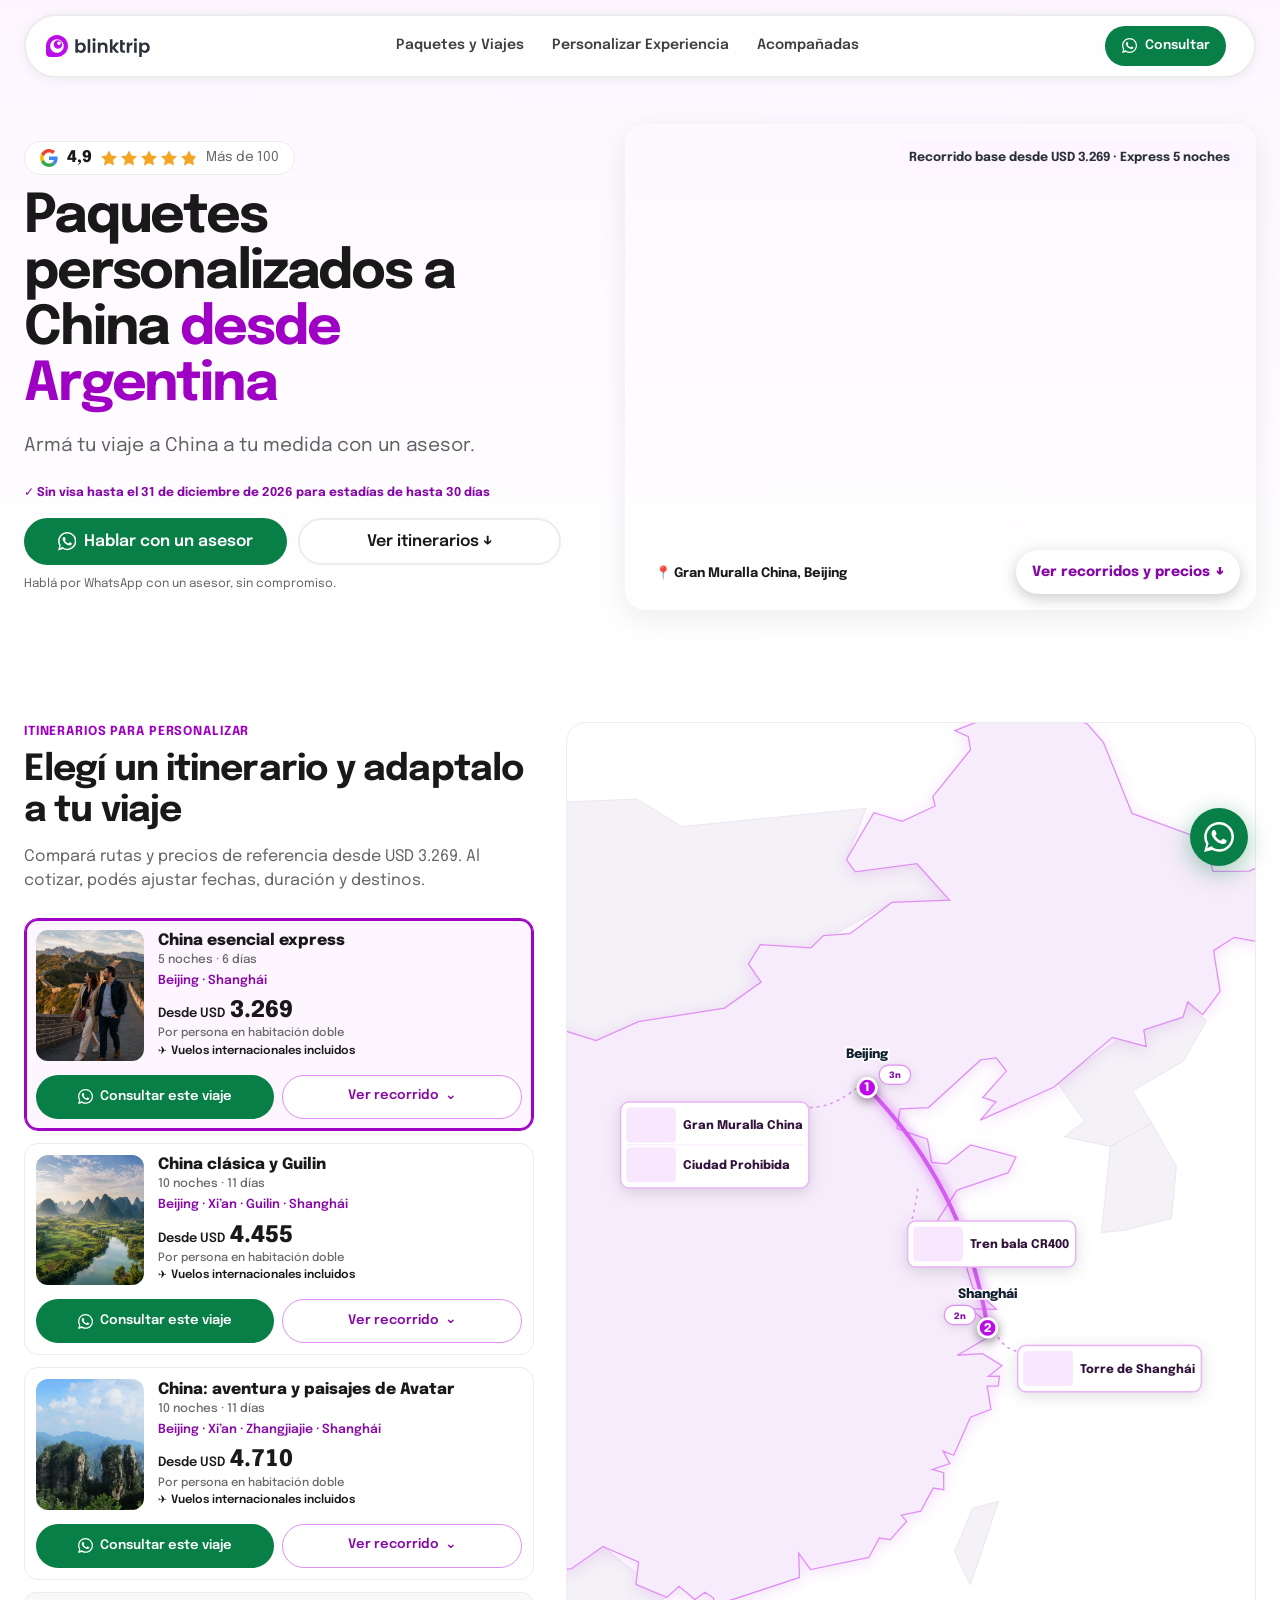
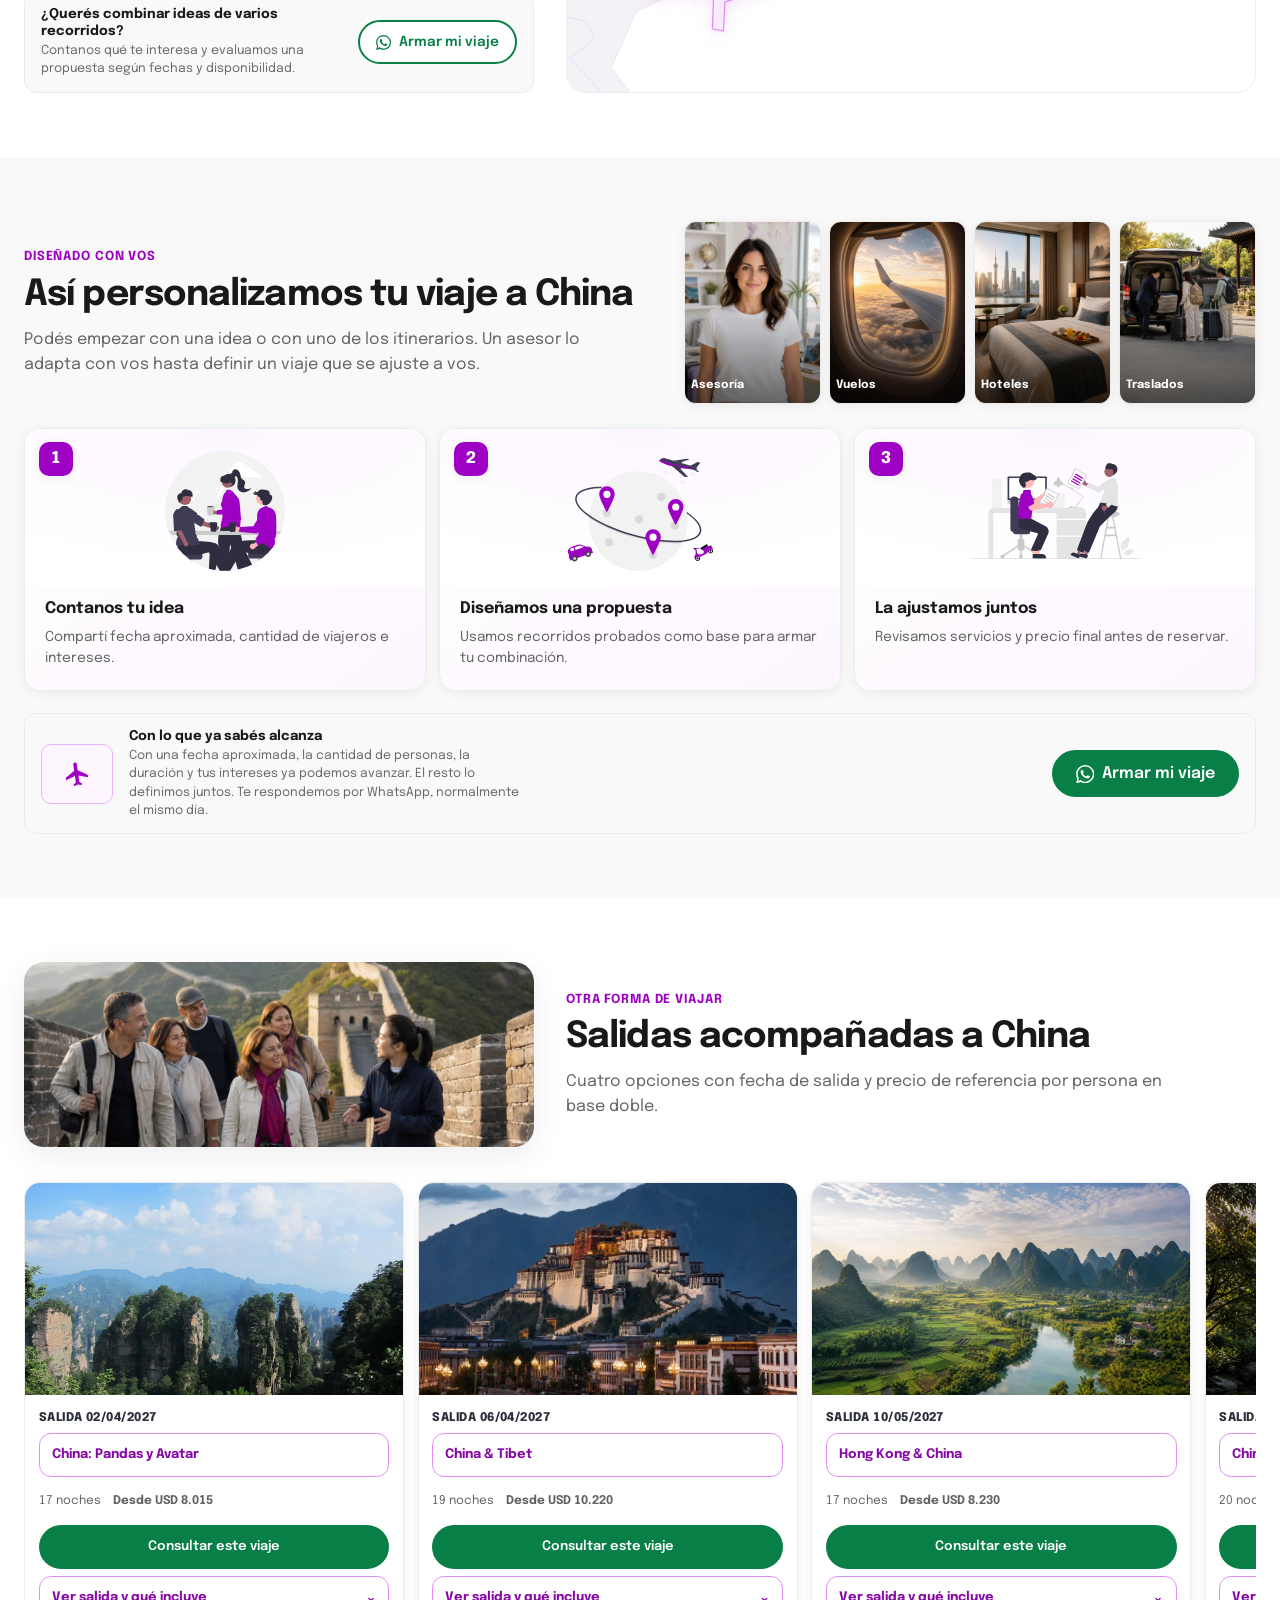
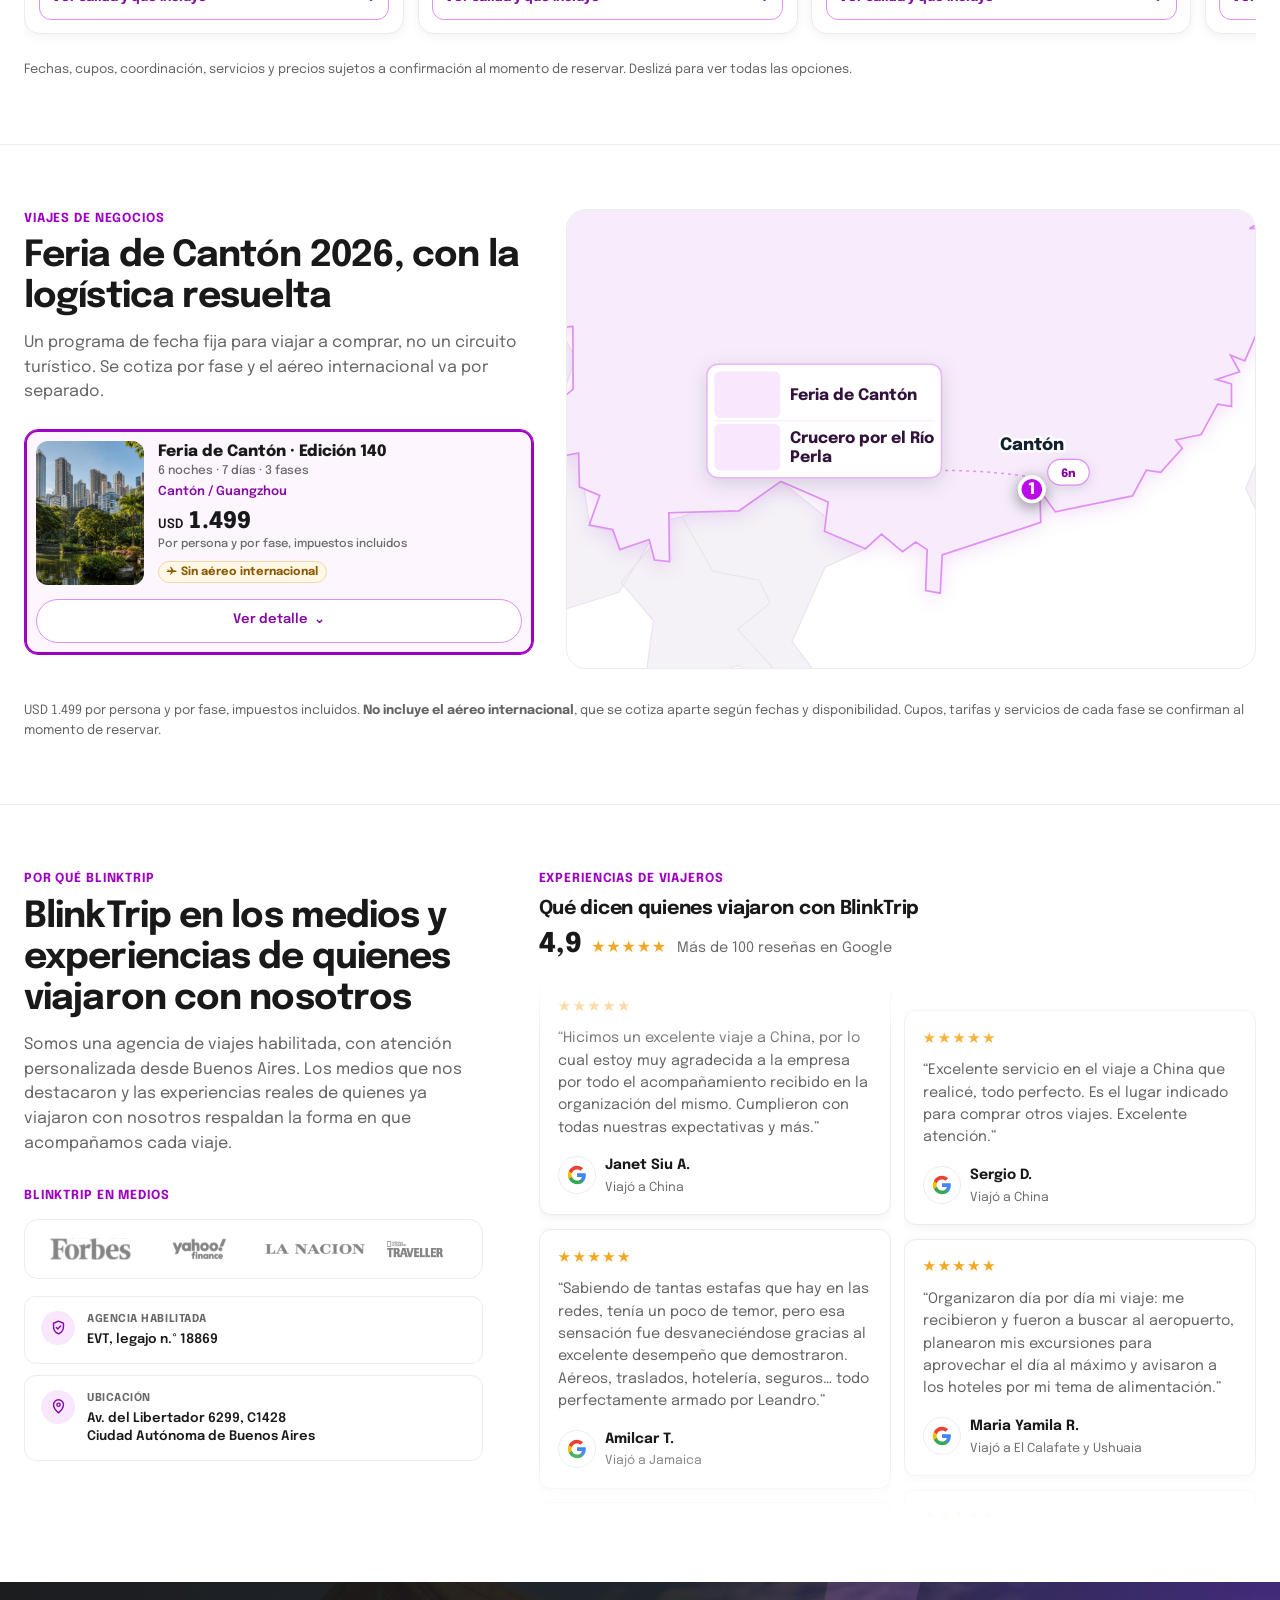
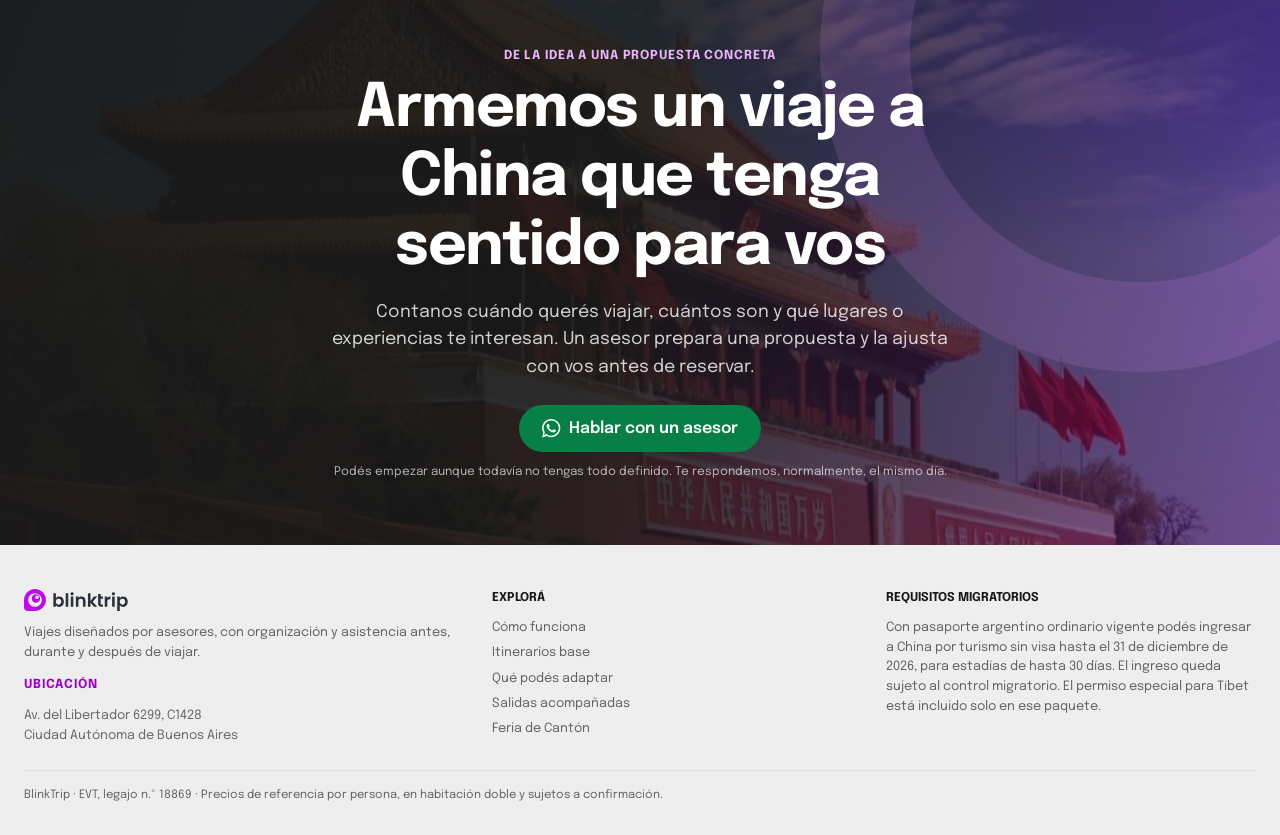
<file: public/index.html>
<!doctype html>
<!--
  BlinkTrip · Paquetes personalizados a China 2026 desde Argentina · Landing PPC no indexable
  Anclas PPC: #como-funciona · #itinerarios · #personalizar · #acompanadas
  Negativas sugeridas en Ads: [precio de un vuelo a china], [precio de vuelo a china], [precio vuelo a china]
  Tracking: dataLayer + BT_EVENTS (local) + Google Tag Manager (GTM-TJMVVZN).
  El evento whatsapp_click se reenvía a través de dataLayer desde btTrack() en landing-china-v3.js.
-->
<html lang="es-AR">
  <head>
    <meta charset="utf-8" />
    <meta name="viewport" content="width=device-width,initial-scale=1" />
    <!-- Google Tag Manager -->
    <script>(function(w,d,s,l,i){w[l]=w[l]||[];w[l].push({'gtm.start':
    new Date().getTime(),event:'gtm.js'});var f=d.getElementsByTagName(s)[0],
    j=d.createElement(s),dl=l!='dataLayer'?'&l='+l:'';j.async=true;j.src=
    'https://www.googletagmanager.com/gtm.js?id='+i+dl;f.parentNode.insertBefore(j,f);
    })(window,document,'script','dataLayer','GTM-TJMVVZN');</script>
    <!-- End Google Tag Manager -->
    <title>Viajes personalizados a China desde Argentina | BlinkTrip</title>
    <meta
      name="description"
      content="Diseñá un viaje a China desde Argentina con fechas, duración, hoteles y experiencias adaptadas a vos. Itinerarios de referencia desde USD 3.269."
    />
    <meta name="robots" content="noindex,follow,noarchive" />
    <link rel="icon" href="favicon.ico" />
    <!-- Cache-busting: subir ?v= en cada deploy que toque el .css o el .js.
         Sin esto el visitante que ya estuvo puede seguir viendo la versión
         anterior. El href del preload y el del stylesheet deben coincidir
         exactamente, o el navegador descarga la hoja dos veces. -->
    <link rel="preload" as="style" href="landing-china-v3.css?v=20261124" />
    <link rel="preconnect" href="https://fonts.googleapis.com" />
    <link rel="preconnect" href="https://fonts.gstatic.com" crossorigin />
    <link
      rel="preload"
      as="style"
      href="https://fonts.googleapis.com/css2?family=Epilogue:wght@400;500;600;700;800&amp;display=swap"
      onload="this.onload=null;this.rel='stylesheet'"
    />
    <noscript
      ><link
        href="https://fonts.googleapis.com/css2?family=Epilogue:wght@400;500;600;700;800&amp;display=swap"
        rel="stylesheet"
    /></noscript>
    <link rel="stylesheet" href="landing-china-v3.css?v=20261124" />
  </head>
  <body>
    <!-- Google Tag Manager (noscript) -->
    <noscript><iframe src="https://www.googletagmanager.com/ns.html?id=GTM-TJMVVZN"
    height="0" width="0" style="display:none;visibility:hidden"></iframe></noscript>
    <!-- End Google Tag Manager (noscript) -->
    <header class="site">
      <div class="nav">
        <a class="brand" href="#top" aria-label="BlinkTrip, inicio"
          ><svg
            aria-hidden="true"
            focusable="false"
            xmlns="http://www.w3.org/2000/svg"
            width="104"
            height="22"
            viewBox="0 0 104 22"
            fill="none"
          >
            <path
              fill-rule="evenodd"
              clip-rule="evenodd"
              d="M0.00166789 18.3086C0.00166789 20.2331 1.48958 22 3.73542 22H10.7957C16.8942 22 22.048 17.0112 21.9997 10.911C21.9513 4.90748 17.0942 0.0486587 11.089 0.000337069C4.99046 -0.0479845 0 5.10576 0 11.2043V18.3086H0.00166789ZM10.9712 17.7355C14.7175 17.7355 17.7546 14.6985 17.7546 10.9522C17.7546 7.20586 14.7175 4.16886 10.9712 4.16886C7.22489 4.16886 4.18789 7.20586 4.18789 10.9522C4.18789 14.6985 7.22489 17.7355 10.9712 17.7355ZM11.9222 13.6872C14.251 13.6872 16.1388 11.7993 16.1388 9.47049C16.1388 7.14169 14.251 5.25382 11.9222 5.25382C9.59337 5.25382 7.70551 7.14169 7.70551 9.47049C7.70551 11.7993 9.59337 13.6872 11.9222 13.6872ZM13.0298 10.0761C14.0423 10.0761 14.8631 9.25528 14.8631 8.24276C14.8631 7.23023 14.0423 6.40942 13.0298 6.40942C12.0172 6.40942 11.1964 7.23023 11.1964 8.24276C11.1964 9.25528 12.0172 10.0761 13.0298 10.0761Z"
              fill="#BD0CEA"
            />
            <path
              d="M31.8892 9.0755C32.2177 8.58555 32.668 8.18746 33.24 7.88124C33.8242 7.57502 34.4874 7.42191 35.2298 7.42191C36.0938 7.42191 36.8727 7.63627 37.5664 8.06497C38.2722 8.49368 38.826 9.10612 39.2276 9.90229C39.6413 10.6862 39.8482 11.5987 39.8482 12.6399C39.8482 13.681 39.6413 14.6058 39.2276 15.4142C38.826 16.2104 38.2722 16.829 37.5664 17.2699C36.8727 17.7109 36.0938 17.9313 35.2298 17.9313C34.4752 17.9313 33.812 17.7844 33.24 17.4904C32.6802 17.1842 32.2299 16.7922 31.8892 16.3145V17.766H29.3335V4.16987H31.8892V9.0755ZM37.2378 12.6399C37.2378 12.0274 37.11 11.5008 36.8545 11.0598C36.6111 10.6066 36.2825 10.2636 35.8687 10.0309C35.4671 9.79817 35.029 9.68181 34.5544 9.68181C34.0919 9.68181 33.6538 9.8043 33.24 10.0493C32.8384 10.282 32.5098 10.625 32.2543 11.0782C32.0109 11.5314 31.8892 12.0642 31.8892 12.6766C31.8892 13.2891 32.0109 13.8219 32.2543 14.2751C32.5098 14.7283 32.8384 15.0774 33.24 15.3224C33.6538 15.5551 34.0919 15.6715 34.5544 15.6715C35.029 15.6715 35.4671 15.549 35.8687 15.304C36.2825 15.059 36.6111 14.7099 36.8545 14.2567C37.11 13.8035 37.2378 13.2646 37.2378 12.6399Z"
              fill="#2B303A"
            />
            <path
              d="M44.261 4.16987V17.766H41.7054V4.16987H44.261Z"
              fill="#2B303A"
            />
            <path
              d="M48.0821 6.37465C47.6318 6.37465 47.2546 6.23378 46.9503 5.95206C46.6582 5.65809 46.5122 5.29675 46.5122 4.86805C46.5122 4.43934 46.6582 4.08413 46.9503 3.80241C47.2546 3.50844 47.6318 3.36145 48.0821 3.36145C48.5324 3.36145 48.9036 3.50844 49.1957 3.80241C49.4999 4.08413 49.652 4.43934 49.652 4.86805C49.652 5.29675 49.4999 5.65809 49.1957 5.95206C48.9036 6.23378 48.5324 6.37465 48.0821 6.37465ZM49.3417 7.58727V17.766H46.786V7.58727H49.3417Z"
              fill="#2B303A"
            />
            <path
              d="M57.4709 7.44029C58.6757 7.44029 59.6493 7.82612 60.3917 8.59779C61.134 9.35722 61.5052 10.4229 61.5052 11.7947V17.766H58.9495V12.1438C58.9495 11.3354 58.7487 10.7168 58.3471 10.2881C57.9455 9.84717 57.3979 9.62669 56.7042 9.62669C55.9984 9.62669 55.4385 9.84717 55.0248 10.2881C54.6232 10.7168 54.4224 11.3354 54.4224 12.1438V17.766H51.8667V7.58727H54.4224V8.85502C54.7631 8.41406 55.1951 8.0711 55.7184 7.82612C56.2539 7.5689 56.8381 7.44029 57.4709 7.44029Z"
              fill="#2B303A"
            />
            <path
              d="M69.9231 17.766L66.4912 13.4299V17.766H63.9355V4.16987H66.4912V11.905L69.8866 7.58727H73.2089L68.7548 12.695L73.2454 17.766H69.9231Z"
              fill="#2B303A"
            />
            <path
              d="M76.6588 9.70018V14.6242C76.6588 14.9671 76.7379 15.2182 76.8961 15.3775C77.0665 15.5245 77.3464 15.598 77.7358 15.598H78.9224V17.766H77.3159C75.1619 17.766 74.0849 16.7126 74.0849 14.6058V9.70018V7.58727V5.07015H76.6588V7.58727H78.9224V9.70018H76.6588Z"
              fill="#2B303A"
            />
            <path
              d="M83.3162 9.16736C83.6448 8.62842 84.0707 8.20584 84.594 7.89962C85.1295 7.5934 85.738 7.44029 86.4195 7.44029V10.1411H85.7441C84.9409 10.1411 84.3324 10.331 83.9186 10.7107C83.517 11.0904 83.3162 11.7519 83.3162 12.695V17.766H80.7605V7.58727H83.3162V9.16736Z"
              fill="#2B303A"
            />
            <path
              d="M89.437 6.37465C88.9867 6.37465 88.6094 6.23378 88.3052 5.95206C88.0131 5.65809 87.8671 5.29675 87.8671 4.86805C87.8671 4.43934 88.0131 4.08413 88.3052 3.80241C88.6094 3.50844 88.9867 3.36145 89.437 3.36145C89.8872 3.36145 90.2584 3.50844 90.5505 3.80241C90.8547 4.08413 91.0069 4.43934 91.0069 4.86805C91.0069 5.29675 90.8547 5.65809 90.5505 5.95206C90.2584 6.23378 89.8872 6.37465 89.437 6.37465ZM90.6965 7.58727V17.766H88.1409V7.58727H90.6965Z"
              fill="#2B303A"
            />
            <path
              d="M95.7772 9.05712C96.1058 8.59167 96.5561 8.20584 97.1281 7.89962C97.7122 7.58115 98.3755 7.42191 99.1178 7.42191C99.9819 7.42191 100.761 7.63627 101.454 8.06497C102.16 8.49368 102.714 9.10612 103.116 9.90229C103.529 10.6862 103.736 11.5987 103.736 12.6399C103.736 13.681 103.529 14.6058 103.116 15.4142C102.714 16.2104 102.16 16.829 101.454 17.2699C100.761 17.7109 99.9819 17.9313 99.1178 17.9313C98.3755 17.9313 97.7183 17.7782 97.1463 17.472C96.5865 17.1658 96.1301 16.78 95.7772 16.3145V22.0003H93.2215V7.58727H95.7772V9.05712ZM101.126 12.6399C101.126 12.0274 100.998 11.5008 100.743 11.0598C100.499 10.6066 100.171 10.2636 99.7567 10.0309C99.3551 9.79817 98.917 9.68181 98.4424 9.68181C97.9799 9.68181 97.5418 9.8043 97.1281 10.0493C96.7265 10.282 96.3979 10.625 96.1423 11.0782C95.8989 11.5314 95.7772 12.0642 95.7772 12.6766C95.7772 13.2891 95.8989 13.8219 96.1423 14.2751C96.3979 14.7283 96.7265 15.0774 97.1281 15.3224C97.5418 15.5551 97.9799 15.6715 98.4424 15.6715C98.917 15.6715 99.3551 15.549 99.7567 15.304C100.171 15.059 100.499 14.7099 100.743 14.2567C100.998 13.8035 101.126 13.2646 101.126 12.6399Z"
              fill="#2B303A"
            /></svg
        ></a>
        <nav class="nav-links" aria-label="Navegación principal">
          <a href="#itinerarios">Paquetes y Viajes</a
          ><a href="#como-funciona">Personalizar Experiencia</a
          ><a href="#acompanadas">Acompañadas</a>
        </nav>
        <a
          class="btn btn-wa"
          data-wa
          data-intent="custom-header"
          data-cta-location="header"
          href="https://wa.me/5491166036714?text=%5BACH%5D%20%C2%A1Hola%20BlinkTrip%21%20Quiero%20armar%20un%20viaje%20personalizado%20a%20China%20y%20me%20gustar%C3%ADa%20recibir%20una%20propuesta%20seg%C3%BAn%20fechas%20y%20disponibilidad."
          ><svg class="btn-ico" viewBox="0 0 24 24" fill="currentColor"><path d="M.057 24l1.687-6.163a11.867 11.867 0 01-1.587-5.945C.16 5.335 5.495 0 12.05 0a11.817 11.817 0 018.413 3.488 11.824 11.824 0 013.48 8.414c-.003 6.557-5.338 11.892-11.893 11.892a11.9 11.9 0 01-5.688-1.448L.057 24zm6.597-3.807c1.676.995 3.276 1.591 5.392 1.592 5.448 0 9.886-4.434 9.889-9.885.002-5.462-4.415-9.89-9.881-9.892-5.452 0-9.887 4.434-9.889 9.884a9.86 9.86 0 001.51 5.26l-.999 3.648 3.988-1.607zm11.387-5.464c-.074-.124-.272-.198-.57-.347-.297-.149-1.758-.868-2.031-.967-.272-.099-.47-.149-.669.149-.198.297-.767.967-.94 1.165-.173.198-.347.223-.644.074-.297-.149-1.255-.462-2.39-1.475-.883-.788-1.48-1.761-1.653-2.059-.173-.297-.018-.458.13-.606.134-.133.297-.347.446-.52.15-.174.198-.298.298-.497.099-.198.05-.372-.025-.521-.074-.149-.669-1.611-.916-2.206-.242-.579-.487-.5-.669-.51l-.57-.01c-.198 0-.52.074-.792.372s-1.04 1.016-1.04 2.479 1.065 2.876 1.213 3.074c.149.198 2.095 3.2 5.076 4.487.709.306 1.263.489 1.694.626.712.226 1.36.194 1.872.118.571-.085 1.758-.719 2.006-1.413.248-.694.248-1.289.173-1.413z"/></svg>Consultar</a
        >
      </div>
    </header>
    <main>
      <section id="top" class="hero bg-tint">
        <div class="wrap">
          <div class="hero-grid">
            <div>
              <div class="trust trust-top">
                <span class="gr-badge"
                  ><svg
                    class="gr-g"
                    viewBox="0 0 48 48"
                    aria-hidden="true"
                    focusable="false"
                  >
                    <path
                      fill="#EA4335"
                      d="M24 9.5c3.54 0 6.71 1.22 9.21 3.6l6.85-6.85C35.9 2.38 30.47 0 24 0 14.62 0 6.51 5.38 2.56 13.22l7.98 6.19C12.43 13.72 17.74 9.5 24 9.5z"
                    />
                    <path
                      fill="#4285F4"
                      d="M46.98 24.55c0-1.57-.15-3.09-.38-4.55H24v9.02h12.94c-.58 2.96-2.26 5.48-4.78 7.18l7.73 6c4.51-4.18 7.09-10.36 7.09-17.65z"
                    />
                    <path
                      fill="#FBBC05"
                      d="M10.53 28.59c-.48-1.45-.76-2.99-.76-4.59s.27-3.14.76-4.59l-7.98-6.19C.92 16.46 0 20.12 0 24c0 3.88.92 7.54 2.56 10.78l7.97-6.19z"
                    />
                    <path
                      fill="#34A853"
                      d="M24 48c6.48 0 11.93-2.13 15.89-5.81l-7.73-6c-2.15 1.45-4.92 2.3-8.16 2.3-6.26 0-11.57-4.22-13.47-9.91l-7.98 6.19C6.51 42.62 14.62 48 24 48z"
                    /></svg
                  ><b class="gr-score">4,9</b
                  ><svg
                    class="gr-stars"
                    viewBox="2 1.51 120 20"
                    role="img"
                    aria-label="4,9 de 5 estrellas en Google"
                  >
                    <defs>
                      <path
                        id="grStar"
                        d="M12 2l3.09 6.26L22 9.27l-5 4.87 1.18 6.88L12 17.77l-6.18 3.25L7 14.14 2 9.27l6.91-1.01L12 2z"
                      />
                      <clipPath id="grClip">
                        <rect x="0" y="0" width="119.6" height="24" />
                      </clipPath>
                    </defs>
                    <g fill="#e2e2ea">
                      <use href="#grStar" x="0" />
                      <use href="#grStar" x="25" />
                      <use href="#grStar" x="50" />
                      <use href="#grStar" x="75" />
                      <use href="#grStar" x="100" />
                    </g>
                    <g fill="#f5a623" clip-path="url(#grClip)">
                      <use href="#grStar" x="0" />
                      <use href="#grStar" x="25" />
                      <use href="#grStar" x="50" />
                      <use href="#grStar" x="75" />
                      <use href="#grStar" x="100" />
                    </g></svg
                  ><span class="gr-src">Más de 100</span></span
                >
              </div>
              <h1 id="heroH1">
                Paquetes personalizados a China
                <span>desde Argentina</span>
              </h1>
              <p class="sub" id="heroSub">
                Elegí un recorrido probado y adaptalo a tu medida con un asesor:
                fechas, duración y destinos.
              </p>
              <aside class="hero-offer" id="heroOffer" hidden>
                <p class="hero-offer-kicker" id="heroOfferKicker"></p>
                <p class="hero-offer-price">
                  <strong class="hero-offer-amount" id="heroOfferAmount"></strong
                  ><span class="hero-offer-unit" id="heroOfferUnit"></span>
                </p>
                <p class="hero-offer-flights" id="heroOfferFlights"></p>
                <p class="hero-offer-stay" id="heroOfferStay"></p>
                <p class="hero-offer-note" id="heroOfferNote"></p>
              </aside>
              <p class="hero-price-line">
                Recorrido base desde USD 3.269 · Express 5 noches
              </p>
              <span class="visa-badge"
                >✓ Sin visa hasta el 31 de diciembre de 2026 para estadías de
                hasta 30 días</span
              >
              <div class="hero-actions">
                <a
                  class="btn btn-wa"
                  data-wa
                  data-intent="custom-hero"
                  data-cta-location="hero"
                  href="https://wa.me/5491166036714?text=%5BACH%5D%20%C2%A1Hola%20BlinkTrip%21%20Quiero%20armar%20un%20viaje%20personalizado%20a%20China%20y%20me%20gustar%C3%ADa%20recibir%20una%20propuesta%20seg%C3%BAn%20fechas%20y%20disponibilidad."
                  ><svg
                    class="btn-ico"
                    viewBox="0 0 24 24"
                    aria-hidden="true"
                    focusable="false"
                  >
                    <path
                      d="M.057 24l1.687-6.163a11.867 11.867 0 01-1.587-5.945C.16 5.335 5.495 0 12.05 0a11.817 11.817 0 018.413 3.488 11.824 11.824 0 013.48 8.414c-.003 6.557-5.338 11.892-11.893 11.892a11.9 11.9 0 01-5.688-1.448L.057 24zm6.597-3.807c1.676.995 3.276 1.591 5.392 1.592 5.448 0 9.886-4.434 9.889-9.885.002-5.462-4.415-9.89-9.881-9.892-5.452 0-9.887 4.434-9.889 9.884a9.86 9.86 0 001.51 5.26l-.999 3.648 3.988-1.607zm11.387-5.464c-.074-.124-.272-.198-.57-.347-.297-.149-1.758-.868-2.031-.967-.272-.099-.47-.149-.669.149-.198.297-.767.967-.94 1.165-.173.198-.347.223-.644.074-.297-.149-1.255-.462-2.39-1.475-.883-.788-1.48-1.761-1.653-2.059-.173-.297-.018-.458.13-.606.134-.133.297-.347.446-.52.15-.174.198-.298.298-.497.099-.198.05-.372-.025-.521-.074-.149-.669-1.611-.916-2.206-.242-.579-.487-.5-.669-.51l-.57-.01c-.198 0-.52.074-.792.372s-1.04 1.016-1.04 2.479 1.065 2.876 1.213 3.074c.149.198 2.095 3.2 5.076 4.487.709.306 1.263.489 1.694.626.712.226 1.36.194 1.872.118.571-.085 1.758-.719 2.006-1.413.248-.694.248-1.289.173-1.413z"
                    /></svg
                  >Hablar con un asesor</a
                ><a class="btn btn-ghost" href="#itinerarios"
                  >Ver itinerarios ↓</a
                >
              </div>
              <p class="hero-actions-note">
                Hablá por WhatsApp con un asesor, sin compromiso.
              </p>
            </div>
            <div class="hero-media">
              <b class="offer-sum-overlay" id="heroPriceOverlay"
                >Recorrido base desde USD 3.269 · Express 5 noches</b
              >
              <!-- En mobile la foto se oculta por CSS; la fuente vacía evita
                   que se descargue con prioridad alta sin mostrarse. -->
              <picture
                ><source
                  media="(max-width: 759px)"
                  srcset="[data-uri]" /><img
                  src="img/great-wall-hero-recreated.webp"
                  srcset="img/great-wall-hero-recreated-640.webp 640w, img/great-wall-hero-recreated.webp 995w"
                  sizes="(max-width: 899px) calc(100vw - 48px), 700px"
                  alt="Viajero recorriendo la Gran Muralla China cerca de Beijing"
                  width="995"
                  height="663"
                  fetchpriority="high"
              /></picture><span class="ov">📍 Gran Muralla China, Beijing</span
              ><a class="hero-media-action" href="#itinerarios"
                >Ver recorridos y precios</a
              >
            </div>
          </div>
        </div>
      </section>

      <section id="itinerarios" class="pad">
        <span id="circuitos" class="anchor-alias" aria-hidden="true"></span>
        <div class="wrap">
          <div class="route-map-layout">
            <div class="route-map-card-column">
              <div class="family-head-copy">
                <span class="eyebrow">Itinerarios para personalizar</span>
                <h2 class="section-title">
                  Elegí un itinerario y adaptalo a tu viaje
                </h2>
                <p class="section-lead">
                  Compará rutas y precios de referencia desde USD 3.269. Al
                  cotizar, podés ajustar fechas, duración y destinos.
                </p>
              </div>
              <div class="route-map-cards" id="routeMapCards"></div>
            </div>
            <div class="route-map-frame">
              <svg
                viewBox="0 0 900 760"
                role="img"
                aria-label="Mapa del recorrido seleccionado"
              >
                <path
                  class="route-map-neighbors"
                  d="M385.0,664.8L351.8,680.0L324.6,741.0L406.8,848.7L416.5,958.2L349.6,1014.2L337.8,1003.3L346.7,1023.2L330.0,1010.0L338.6,1028.1L311.5,1051.1L293.9,997.7L338.5,986.1L330.4,960.9L373.0,939.1L370.2,828.7L280.1,730.9L306.7,709.4L297.8,690.6L259.8,683.2L234.7,638.6L315.6,609.7ZM720.3,631.4L713.4,651.3L696.2,615.5L715.8,568.3L743.9,560.8ZM864.9,176.6L909.7,151.3L936.5,198.2L931.2,254.5L880.7,267.3L855.4,269.8ZM909.7,151.3L864.9,176.6L815.0,166.1L837.1,149.4L807.1,106.9L875.9,59.4L903.8,68.4L901.2,50.4L948.8,20.1L969.1,40.9L943.9,84.3L888.9,116.6ZM-133.4,-164.9L-16.6,-215.9L112.1,-182.2L151.6,-253.5L234.3,-230.6L265.0,-196.0L352.6,-199.4L401.5,-169.7L600.5,-189.4L579.2,-133.9L601.1,-125.3L655.6,-129.5L690.9,-90.1L628.4,-87.6L529.4,-32.4L486.0,-41.9L473.2,-21.0L486.9,-1.3L447.4,26.8L308.1,62.1L87.0,28.4L60.4,-18.3L-54.6,-45.9L-68.7,-119.7ZM234.7,638.6L259.8,683.2L297.8,690.6L306.7,709.4L280.1,730.9L370.2,828.7L370.7,873.1L336.0,892.4L314.9,879.0L325.1,840.3L281.5,760.4L203.3,782.5L211.2,723.6L184.7,692.3L209.2,663.0L226.3,673.6L219.2,642.4ZM-638.6,594.3L-564.6,578.0L-603.4,496.3L-581.1,469.3L-543.4,471.1L-454.5,343.5L-488.5,314.3L-489.6,270.4L-444.6,274.9L-390.9,245.1L-360.8,280.9L-366.7,370.3L-309.0,402.9L-333.0,443.9L-286.7,474.0L-128.7,518.5L-124.9,471.5L-107.9,469.8L-99.0,505.5L-25.8,504.4L-35.2,477.2L78.1,426.6L84.4,457.6L111.7,470.6L105.5,496.5L74.7,498.6L29.0,593.7L8.4,588.1L-2.4,650.3L-19.4,599.5L-35.5,620.6L-47.2,602.6L-13.7,561.7L-81.4,551.2L-85.6,523.6L-119.1,513.1L-126.4,533.4L-104.1,552.2L-128.0,571.2L-110.0,581.7L-101.5,660.4L-125.4,660.9L-130.1,638.8L-160.7,700.6L-326.8,838.7L-338.4,1000.3L-361.6,1023.0L-349.4,1034.2L-398.1,1067.7L-505.6,816.2L-522.8,715.1L-511.5,657.5L-535.3,641.9L-539.6,675.3L-579.0,684.8L-617.9,641.3L-578.8,617.3L-611.1,624.6ZM183.1,700.5L129.0,717.5L112.5,754.4L151.4,819.4L133.8,860.7L170.1,956.6L143.1,1009.0L151.1,958.4L121.5,812.9L99.0,788.0L61.4,838.3L43.8,814.6L31.5,829.5L40.9,782.9L18.2,712.6L-21.1,671.2L3.9,643.1L8.4,588.1L29.0,593.7L54.7,512.1L105.5,496.5L118.2,454.5L147.6,509.0L117.3,592.7L150.0,586.4L159.3,646.2L209.1,657.9ZM-35.2,477.2L-24.4,503.7L-93.0,505.2L-109.6,494.7L-79.8,461.2ZM-101.5,647.2L-110.0,581.7L-128.0,571.2L-104.1,552.2L-126.4,533.4L-119.1,513.1L-85.6,523.6L-81.4,551.2L-13.7,561.7L-45.5,592.4L-37.2,620.2L-19.4,599.5L-17.4,686.3L-61.6,602.3L-71.3,655.1L-77.6,636.0Z"
                ></path>
                <path
                  class="route-map-land"
                  d="M385.0,664.8L351.3,650.6L354.3,626.6L315.6,609.7L281.4,633.8L223.9,635.4L224.4,675.3L212.1,674.1L207.8,657.3L183.8,665.6L177.9,649.1L158.7,645.4L167.3,621.2L150.7,614.2L150.0,586.4L117.3,592.7L123.9,552.4L145.5,534.1L145.3,482.8L136.2,483.5L119.8,455.0L111.1,463.5L84.4,457.6L92.0,447.1L78.1,426.6L61.4,438.9L41.7,430.6L-26.3,478.1L-79.8,461.2L-105.7,490.5L-112.6,467.2L-180.1,472.7L-281.8,400.2L-305.7,408.9L-357.3,367.9L-366.3,370.9L-375.7,334.4L-354.4,335.0L-367.0,289.6L-360.8,280.9L-378.5,270.4L-384.6,245.6L-432.6,235.7L-441.3,210.5L-479.0,195.9L-459.8,188.4L-467.1,157.9L-493.7,151.8L-498.0,126.5L-467.1,95.5L-429.0,99.4L-413.8,79.3L-382.6,77.7L-328.2,48.7L-330.1,30.0L-314.1,15.2L-321.9,-31.4L-337.6,-36.5L-290.8,-50.5L-269.5,-43.8L-274.7,-57.9L-256.4,-105.6L-211.2,-94.9L-193.3,-101.9L-189.0,-137.5L-165.9,-145.9L-157.3,-162.7L-133.4,-164.9L-129.1,-146.6L-69.1,-120.3L-50.7,-87.0L-60.1,-55.8L-54.6,-45.9L13.3,-38.3L60.4,-18.3L87.0,28.4L218.4,33.9L308.1,62.1L354.1,41.4L447.4,26.8L486.9,-1.3L473.2,-21.0L486.0,-41.9L540.8,-38.3L554.4,-51.7L583.2,-53.7L628.4,-87.6L690.9,-90.1L655.6,-129.5L588.8,-120.6L579.2,-133.9L609.0,-184.7L639.6,-175.4L675.3,-192.0L672.8,-202.2L713.6,-252.9L711.2,-267.0L696.7,-273.6L748.0,-293.6L787.1,-296.4L839.6,-281.3L857.4,-260.9L888.5,-184.0L965.7,-155.8L976.1,-121.3L1015.1,-121.4L1061.9,-141.2L1073.6,-121.4L1058.6,-109.0L1031.5,-43.9L999.1,-49.8L976.7,-35.4L983.8,8.7L965.0,33.9L948.8,20.1L943.6,36.6L901.2,50.4L903.8,68.4L867.2,58.5L804.0,112.3L724.2,148.1L741.1,128.4L726.9,123.6L752.5,95.0L741.5,80.8L724.5,83.0L668.0,134.5L637.3,136.0L634.0,157.3L667.0,168.7L671.5,194.0L688.1,195.4L713.6,175.0L762.8,187.9L754.5,205.0L699.0,223.9L672.9,264.5L701.2,281.8L716.3,330.1L741.5,353.0L695.2,351.9L712.7,350.5L741.5,378.2L699.3,402.7L726.6,400.9L747.8,413.9L733.0,425.5L744.9,425.3L743.6,436.0L731.6,436.1L735.7,461.2L713.5,469.7L695.4,511.0L683.7,506.4L691.2,520.0L672.1,526.3L684.5,529.9L684.6,548.3L673.2,546.5L659.7,571.4L638.8,575.8L644.3,582.6L626.6,602.3L614.8,600.6L603.5,621.6L540.4,634.7L527.6,617.0L528.4,643.3L447.7,669.9L446.1,701.2L434.1,699.1L435.4,665.6L426.0,659.3L415.2,667.2L398.0,652.9Z"
                ></path>
                <g id="routeMapOverlay"></g>
              </svg>
            </div>
          </div>
        </div>
      </section>

      <section id="personalizar" class="pad bg-soft">
        <span id="como-funciona" class="anchor-alias" aria-hidden="true"></span>
        <div class="wrap">
          <div class="personalizar-top">
            <div class="process process-head">
              <span class="eyebrow">Diseñado con vos</span>
              <h2 class="section-title">Así personalizamos tu viaje a China</h2>
              <p class="section-lead">
                Podés empezar con una idea o con uno de los itinerarios. Un
                asesor lo adapta con vos hasta definir un viaje que se
                ajuste a vos.
              </p>
            </div>
            <div class="adapt-cards" aria-label="Servicios que podemos organizar">
              <article class="adapt-card" style="--card-bg: url('img/asesora.webp')">
                <div class="adapt-card-label"><b>Asesoría</b></div>
              </article>
              <article class="adapt-card" style="--card-bg: url('img/vuelos.webp')">
                <div class="adapt-card-label"><b>Vuelos</b></div>
              </article>
              <article class="adapt-card" style="--card-bg: url('img/hoteles.webp')">
                <div class="adapt-card-label"><b>Hoteles</b></div>
              </article>
              <article class="adapt-card" style="--card-bg: url('img/traslados.webp')">
                <div class="adapt-card-label"><b>Traslados</b></div>
              </article>
            </div>
          </div>
          <div class="step-grid">
            <article class="step-card">
              <div class="step-media">
                <span class="step-number">1</span>
                <img src="img/proceso-1.svg" alt="Contanos tu idea" loading="lazy" width="168" height="120">
              </div>
              <div class="step-body">
                <h3>Contanos tu idea</h3>
                <p>Compartí fecha aproximada, cantidad de viajeros e intereses.</p>
              </div>
            </article>
            <article class="step-card">
              <div class="step-media">
                <span class="step-number">2</span>
                <img src="img/proceso-2.svg" alt="Diseñamos una propuesta" loading="lazy" width="168" height="120">
              </div>
              <div class="step-body">
                <h3>Diseñamos una propuesta</h3>
                <p>Usamos recorridos probados como base para armar tu combinación.</p>
              </div>
            </article>
            <article class="step-card">
              <div class="step-media">
                <span class="step-number">3</span>
                <img src="img/proceso-3.svg" alt="La ajustamos juntos" loading="lazy" width="168" height="120">
              </div>
              <div class="step-body">
                <h3>La ajustamos juntos</h3>
                <p>Revisamos servicios y precio final antes de reservar.</p>
              </div>
            </article>
          </div>
          <div class="pkg-custom-card">
            <span class="pkg-thumb pkg-thumb-plane" aria-hidden="true">
              <svg viewBox="0 0 24 24" focusable="false">
                <path
                  d="M21 16v-2l-8-5V3.5c0-.83-.67-1.5-1.5-1.5S10 2.67 10 3.5V9l-8 5v2l8-2.5V19l-2 1.5V22l3.5-1 3.5 1v-1.5L13 19v-5.5l8 2.5z"
                />
              </svg>
            </span>
            <div class="pkg-custom-body">
              <div class="pkg-custom-meta">
                <span class="pkg-name">Con lo que ya sabés alcanza</span>
              </div>
              <p class="pkg-custom-note">
                Con una fecha aproximada, la cantidad de personas, la duración
                y tus intereses ya podemos avanzar. El resto lo definimos
                juntos. Te respondemos por WhatsApp, normalmente el mismo día.
              </p>
            </div>
            <div class="pkg-actions">
              <a
                class="btn btn-wa"
                data-wa
                data-intent="custom-options"
                data-cta-location="personalization_options"
                href="https://wa.me/5491166036714?text=%5BACH%5D%20%C2%A1Hola%20BlinkTrip%21%20Quiero%20armar%20un%20viaje%20personalizado%20a%20China%20y%20me%20gustar%C3%ADa%20recibir%20una%20propuesta%20seg%C3%BAn%20fechas%20y%20disponibilidad."
                ><svg
                  class="btn-ico"
                  viewBox="0 0 24 24"
                  aria-hidden="true"
                  focusable="false"
                >
                  <path
                    d="M.057 24l1.687-6.163a11.867 11.867 0 01-1.587-5.945C.16 5.335 5.495 0 12.05 0a11.817 11.817 0 018.413 3.488 11.824 11.824 0 013.48 8.414c-.003 6.557-5.338 11.892-11.893 11.892a11.9 11.9 0 01-5.688-1.448L.057 24zm6.597-3.807c1.676.995 3.276 1.591 5.392 1.592 5.448 0 9.886-4.434 9.889-9.885.002-5.462-4.415-9.89-9.881-9.892-5.452 0-9.887 4.434-9.889 9.884a9.86 9.86 0 001.51 5.26l-.999 3.648 3.988-1.607zm11.387-5.464c-.074-.124-.272-.198-.57-.347-.297-.149-1.758-.868-2.031-.967-.272-.099-.47-.149-.669.149-.198.297-.767.967-.94 1.165-.173.198-.347.223-.644.074-.297-.149-1.255-.462-2.39-1.475-.883-.788-1.48-1.761-1.653-2.059-.173-.297-.018-.458.13-.606.134-.133.297-.347.446-.52.15-.174.198-.298.298-.497.099-.198.05-.372-.025-.521-.074-.149-.669-1.611-.916-2.206-.242-.579-.487-.5-.669-.51l-.57-.01c-.198 0-.52.074-.792.372s-1.04 1.016-1.04 2.479 1.065 2.876 1.213 3.074c.149.198 2.095 3.2 5.076 4.487.709.306 1.263.489 1.694.626.712.226 1.36.194 1.872.118.571-.085 1.758-.719 2.006-1.413.248-.694.248-1.289.173-1.413z"
                  /></svg
                >Armar mi viaje</a
              >
            </div>
          </div>
        </div>
      </section>

      <section id="acompanadas" class="pad">
        <span id="salidas" class="anchor-alias" aria-hidden="true"></span>
        <div class="wrap">
          <div class="group-head group-head--flip">
            <div>
              <span class="eyebrow">Otra forma de viajar</span>
              <h2 class="section-title">
                Salidas acompañadas a China
              </h2>
              <p class="section-lead" id="accompaniedLead">
                Cuatro opciones con fecha de salida y precio de referencia por
                persona en base doble.
              </p>
            </div>
            <div class="family-head-media">
              <img
                src="img/modalidad-acompanadas.webp"
                alt=""
                width="1200"
                height="800"
                loading="lazy"
                decoding="async"
              />
            </div>
          </div>
          <div class="group-notice" id="accompaniedNotice" role="status" hidden>
            <div class="group-notice-copy">
              <p class="group-notice-title" data-notice-title></p>
              <p class="group-notice-text" data-notice-text></p>
            </div>
            <a
              class="btn btn-wa"
              data-wa
              data-journey-type="accompanied"
              data-intent="accompanied-waitlist"
              data-cta-location="accompanied_waitlist"
              href="https://wa.me/5491166036714?text=%5BACH%5D%20%C2%A1Hola%20BlinkTrip%21%20Quiero%20armar%20un%20viaje%20personalizado%20a%20China%20y%20me%20gustar%C3%ADa%20recibir%20una%20propuesta%20seg%C3%BAn%20fechas%20y%20disponibilidad."
              ><svg
                class="btn-ico"
                viewBox="0 0 24 24"
                aria-hidden="true"
                focusable="false"
              >
                <path
                  d="M.057 24l1.687-6.163a11.867 11.867 0 01-1.587-5.945C.16 5.335 5.495 0 12.05 0a11.817 11.817 0 018.413 3.488 11.824 11.824 0 013.48 8.414c-.003 6.557-5.338 11.892-11.893 11.892a11.9 11.9 0 01-5.688-1.448L.057 24zm6.597-3.807c1.676.995 3.276 1.591 5.392 1.592 5.448 0 9.886-4.434 9.889-9.885.002-5.462-4.415-9.89-9.881-9.892-5.452 0-9.887 4.434-9.889 9.884a9.86 9.86 0 001.51 5.26l-.999 3.648 3.988-1.607zm11.387-5.464c-.074-.124-.272-.198-.57-.347-.297-.149-1.758-.868-2.031-.967-.272-.099-.47-.149-.669.149-.198.297-.767.967-.94 1.165-.173.198-.347.223-.644.074-.297-.149-1.255-.462-2.39-1.475-.883-.788-1.48-1.761-1.653-2.059-.173-.297-.018-.458.13-.606.134-.133.297-.347.446-.52.15-.174.198-.298.298-.497.099-.198.05-.372-.025-.521-.074-.149-.669-1.611-.916-2.206-.242-.579-.487-.5-.669-.51l-.57-.01c-.198 0-.52.074-.792.372s-1.04 1.016-1.04 2.479 1.065 2.876 1.213 3.074c.149.198 2.095 3.2 5.076 4.487.709.306 1.263.489 1.694.626.712.226 1.36.194 1.872.118.571-.085 1.758-.719 2.006-1.413.248-.694.248-1.289.173-1.413z"
                /></svg
              >Avisarme de nuevas salidas</a
            >
          </div>
          <section
            class="group-strip"
            id="accompaniedList"
            aria-label="Salidas acompañadas disponibles"
          ></section>
          <p class="group-note">
            Fechas, cupos, coordinación, servicios y precios sujetos a
            confirmación al momento de reservar. Deslizá para ver todas las
            opciones.
          </p>
        </div>
      </section>

      <section id="ferias" class="pad">
        <div class="wrap">
          <div class="route-map-layout">
            <div class="route-map-card-column">
              <div class="family-head-copy">
                <span class="eyebrow">Viajes de negocios</span>
                <h2 class="section-title">
                  Feria de Cantón 2026, con la logística resuelta
                </h2>
                <p class="section-lead">
                  Un programa de fecha fija para viajar a comprar, no un
                  circuito turístico. Se cotiza por fase y el aéreo
                  internacional va por separado.
                </p>
              </div>
              <div class="route-map-cards" id="fairCards"></div>
            </div>
            <div class="route-map-frame" id="fairMapFrame"></div>
          </div>
          <p class="price-note">
            USD 1.499 por persona y por fase, impuestos incluidos.
            <b>No incluye el aéreo internacional</b>, que se cotiza aparte
            según fechas y disponibilidad. Cupos, tarifas y servicios de cada
            fase se confirman al momento de reservar.
          </p>
        </div>
      </section>

      <section id="opiniones" class="pad trust-section">
        <div class="wrap">
          <div class="trust-layout">
            <div>
              <span class="eyebrow">Por qué BlinkTrip</span>
              <h2 class="section-title">
                BlinkTrip en los medios y experiencias de quienes viajaron con
                nosotros
              </h2>
              <p class="section-lead trust-intro">
                Somos una agencia de viajes habilitada, con atención
                personalizada desde Buenos Aires.<span class="trust-intro-more">
                  Los medios que nos destacaron y las experiencias reales de
                  quienes ya viajaron con nosotros respaldan la forma en que
                  acompañamos cada viaje.</span
                >
              </p>
              <div class="press-strip">
                <span class="eyebrow">BlinkTrip en medios</span>
                <div
                  class="press-logos"
                  aria-label="Medios que publicaron notas sobre BlinkTrip"
                >
                  <img
                    class="press-logo"
                    src="img/forbes.svg"
                    alt="Forbes"
                    loading="lazy"
                  />
                  <img
                    class="press-logo"
                    src="img/yahoo.svg"
                    alt="Yahoo Finance"
                    loading="lazy"
                  />
                  <img
                    class="press-logo"
                    src="img/la-nacion.svg"
                    alt="La Nación"
                    loading="lazy"
                  />
                  <img
                    class="press-logo"
                    src="img/nat-geo.svg"
                    alt="National Geographic Traveller"
                    loading="lazy"
                  />
                </div>
                <div class="trust-badges">
                  <div class="trust-badge">
                    <span class="trust-badge-icon" aria-hidden="true">
                      <svg viewBox="0 0 24 24" fill="none" stroke="currentColor" stroke-width="2" stroke-linecap="round" stroke-linejoin="round"><path d="M12 3l7 3v5c0 4.5-2.9 8.3-7 10-4.1-1.7-7-5.5-7-10V6l7-3z"/><path d="M9 12l2 2 4-4"/></svg>
                    </span>
                    <span>
                      <span class="trust-badge-label">Agencia habilitada</span>
                      <span class="trust-badge-value">EVT, legajo n.º 18869</span>
                    </span>
                  </div>
                  <div class="trust-badge">
                    <span class="trust-badge-icon" aria-hidden="true">
                      <svg viewBox="0 0 24 24" fill="none" stroke="currentColor" stroke-width="2" stroke-linecap="round" stroke-linejoin="round"><path d="M12 21s-7-6.1-7-11.5A7 7 0 0119 9.5C19 14.9 12 21 12 21z"/><circle cx="12" cy="9.5" r="2.3"/></svg>
                    </span>
                    <span>
                      <span class="trust-badge-label">Ubicación</span>
                      <span class="trust-badge-value">Av. del Libertador 6299, C1428<br />Ciudad Autónoma de Buenos Aires</span>
                    </span>
                  </div>
                </div>
              </div>
            </div>
            <div>
              <span class="eyebrow">Experiencias de viajeros</span>
              <h3 class="review-title">
                Qué dicen quienes viajaron con BlinkTrip
              </h3>
              <div class="rev-rating" aria-label="Calificación promedio en Google">
                <b class="rev-rating-score">4,9</b>
                <span class="rev-rating-stars" aria-hidden="true">★★★★★</span>
                <span class="rev-rating-meta">Más de 100 reseñas en Google</span>
              </div>
              <div class="rev-marquee">
                <div class="rev-cols" id="revCols"></div>
              </div>
            </div>
          </div>
        </div>
      </section>

      <section
        id="cotizar"
        class="pad brand-close"
        aria-labelledby="brand-close-title"
      >
        <div class="wrap">
          <div class="brand-close-grid">
            <div class="brand-close-copy">
              <span class="eyebrow">De la idea a una propuesta concreta</span>
              <h2 class="section-title" id="brand-close-title">
                Armemos un viaje a China que tenga sentido para vos
              </h2>
              <p>
                Contanos cuándo querés viajar, cuántos son y qué lugares o
                experiencias te interesan. Un asesor prepara una propuesta
                y la ajusta con vos antes de reservar.
              </p>
              <div class="brand-actions">
                <a
                  class="btn btn-wa"
                  data-wa
                  data-intent="custom-close"
                  data-cta-location="closing"
                  href="https://wa.me/5491166036714?text=%5BACH%5D%20%C2%A1Hola%20BlinkTrip%21%20Quiero%20armar%20un%20viaje%20personalizado%20a%20China%20y%20me%20gustar%C3%ADa%20recibir%20una%20propuesta%20seg%C3%BAn%20fechas%20y%20disponibilidad."
                  ><svg
                    class="btn-ico"
                    viewBox="0 0 24 24"
                    aria-hidden="true"
                    focusable="false"
                  >
                    <path
                      d="M.057 24l1.687-6.163a11.867 11.867 0 01-1.587-5.945C.16 5.335 5.495 0 12.05 0a11.817 11.817 0 018.413 3.488 11.824 11.824 0 013.48 8.414c-.003 6.557-5.338 11.892-11.893 11.892a11.9 11.9 0 01-5.688-1.448L.057 24zm6.597-3.807c1.676.995 3.276 1.591 5.392 1.592 5.448 0 9.886-4.434 9.889-9.885.002-5.462-4.415-9.89-9.881-9.892-5.452 0-9.887 4.434-9.889 9.884a9.86 9.86 0 001.51 5.26l-.999 3.648 3.988-1.607zm11.387-5.464c-.074-.124-.272-.198-.57-.347-.297-.149-1.758-.868-2.031-.967-.272-.099-.47-.149-.669.149-.198.297-.767.967-.94 1.165-.173.198-.347.223-.644.074-.297-.149-1.255-.462-2.39-1.475-.883-.788-1.48-1.761-1.653-2.059-.173-.297-.018-.458.13-.606.134-.133.297-.347.446-.52.15-.174.198-.298.298-.497.099-.198.05-.372-.025-.521-.074-.149-.669-1.611-.916-2.206-.242-.579-.487-.5-.669-.51l-.57-.01c-.198 0-.52.074-.792.372s-1.04 1.016-1.04 2.479 1.065 2.876 1.213 3.074c.149.198 2.095 3.2 5.076 4.487.709.306 1.263.489 1.694.626.712.226 1.36.194 1.872.118.571-.085 1.758-.719 2.006-1.413.248-.694.248-1.289.173-1.413z"
                    /></svg
                  >Hablar con un asesor</a
                ><small
                  >Podés empezar aunque todavía no tengas todo definido. Te
                  respondemos, normalmente, el mismo día.</small
                >
              </div>
            </div>
          </div>
        </div>
      </section>
    </main>
    <footer>
      <div class="wrap">
        <div class="footer-grid">
          <div>
            <div class="footer-brand">
              <svg
                role="img"
                aria-label="BlinkTrip"
                xmlns="http://www.w3.org/2000/svg"
                width="104"
                height="22"
                viewBox="0 0 104 22"
                fill="none"
              >
                <path
                  fill-rule="evenodd"
                  clip-rule="evenodd"
                  d="M0.00166789 18.3086C0.00166789 20.2331 1.48958 22 3.73542 22H10.7957C16.8942 22 22.048 17.0112 21.9997 10.911C21.9513 4.90748 17.0942 0.0486587 11.089 0.000337069C4.99046 -0.0479845 0 5.10576 0 11.2043V18.3086H0.00166789ZM10.9712 17.7355C14.7175 17.7355 17.7546 14.6985 17.7546 10.9522C17.7546 7.20586 14.7175 4.16886 10.9712 4.16886C7.22489 4.16886 4.18789 7.20586 4.18789 10.9522C4.18789 14.6985 7.22489 17.7355 10.9712 17.7355ZM11.9222 13.6872C14.251 13.6872 16.1388 11.7993 16.1388 9.47049C16.1388 7.14169 14.251 5.25382 11.9222 5.25382C9.59337 5.25382 7.70551 7.14169 7.70551 9.47049C7.70551 11.7993 9.59337 13.6872 11.9222 13.6872ZM13.0298 10.0761C14.0423 10.0761 14.8631 9.25528 14.8631 8.24276C14.8631 7.23023 14.0423 6.40942 13.0298 6.40942C12.0172 6.40942 11.1964 7.23023 11.1964 8.24276C11.1964 9.25528 12.0172 10.0761 13.0298 10.0761Z"
                  fill="#BD0CEA"
                />
                <path
                  d="M31.8892 9.0755C32.2177 8.58555 32.668 8.18746 33.24 7.88124C33.8242 7.57502 34.4874 7.42191 35.2298 7.42191C36.0938 7.42191 36.8727 7.63627 37.5664 8.06497C38.2722 8.49368 38.826 9.10612 39.2276 9.90229C39.6413 10.6862 39.8482 11.5987 39.8482 12.6399C39.8482 13.681 39.6413 14.6058 39.2276 15.4142C38.826 16.2104 38.2722 16.829 37.5664 17.2699C36.8727 17.7109 36.0938 17.9313 35.2298 17.9313C34.4752 17.9313 33.812 17.7844 33.24 17.4904C32.6802 17.1842 32.2299 16.7922 31.8892 16.3145V17.766H29.3335V4.16987H31.8892V9.0755ZM37.2378 12.6399C37.2378 12.0274 37.11 11.5008 36.8545 11.0598C36.6111 10.6066 36.2825 10.2636 35.8687 10.0309C35.4671 9.79817 35.029 9.68181 34.5544 9.68181C34.0919 9.68181 33.6538 9.8043 33.24 10.0493C32.8384 10.282 32.5098 10.625 32.2543 11.0782C32.0109 11.5314 31.8892 12.0642 31.8892 12.6766C31.8892 13.2891 32.0109 13.8219 32.2543 14.2751C32.5098 14.7283 32.8384 15.0774 33.24 15.3224C33.6538 15.5551 34.0919 15.6715 34.5544 15.6715C35.029 15.6715 35.4671 15.549 35.8687 15.304C36.2825 15.059 36.6111 14.7099 36.8545 14.2567C37.11 13.8035 37.2378 13.2646 37.2378 12.6399Z"
                  fill="#2B303A"
                />
                <path
                  d="M44.261 4.16987V17.766H41.7054V4.16987H44.261Z"
                  fill="#2B303A"
                />
                <path
                  d="M48.0821 6.37465C47.6318 6.37465 47.2546 6.23378 46.9503 5.95206C46.6582 5.65809 46.5122 5.29675 46.5122 4.86805C46.5122 4.43934 46.6582 4.08413 46.9503 3.80241C47.2546 3.50844 47.6318 3.36145 48.0821 3.36145C48.5324 3.36145 48.9036 3.50844 49.1957 3.80241C49.4999 4.08413 49.652 4.43934 49.652 4.86805C49.652 5.29675 49.4999 5.65809 49.1957 5.95206C48.9036 6.23378 48.5324 6.37465 48.0821 6.37465ZM49.3417 7.58727V17.766H46.786V7.58727H49.3417Z"
                  fill="#2B303A"
                />
                <path
                  d="M57.4709 7.44029C58.6757 7.44029 59.6493 7.82612 60.3917 8.59779C61.134 9.35722 61.5052 10.4229 61.5052 11.7947V17.766H58.9495V12.1438C58.9495 11.3354 58.7487 10.7168 58.3471 10.2881C57.9455 9.84717 57.3979 9.62669 56.7042 9.62669C55.9984 9.62669 55.4385 9.84717 55.0248 10.2881C54.6232 10.7168 54.4224 11.3354 54.4224 12.1438V17.766H51.8667V7.58727H54.4224V8.85502C54.7631 8.41406 55.1951 8.0711 55.7184 7.82612C56.2539 7.5689 56.8381 7.44029 57.4709 7.44029Z"
                  fill="#2B303A"
                />
                <path
                  d="M69.9231 17.766L66.4912 13.4299V17.766H63.9355V4.16987H66.4912V11.905L69.8866 7.58727H73.2089L68.7548 12.695L73.2454 17.766H69.9231Z"
                  fill="#2B303A"
                />
                <path
                  d="M76.6588 9.70018V14.6242C76.6588 14.9671 76.7379 15.2182 76.8961 15.3775C77.0665 15.5245 77.3464 15.598 77.7358 15.598H78.9224V17.766H77.3159C75.1619 17.766 74.0849 16.7126 74.0849 14.6058V9.70018V7.58727V5.07015H76.6588V7.58727H78.9224V9.70018H76.6588Z"
                  fill="#2B303A"
                />
                <path
                  d="M83.3162 9.16736C83.6448 8.62842 84.0707 8.20584 84.594 7.89962C85.1295 7.5934 85.738 7.44029 86.4195 7.44029V10.1411H85.7441C84.9409 10.1411 84.3324 10.331 83.9186 10.7107C83.517 11.0904 83.3162 11.7519 83.3162 12.695V17.766H80.7605V7.58727H83.3162V9.16736Z"
                  fill="#2B303A"
                />
                <path
                  d="M89.437 6.37465C88.9867 6.37465 88.6094 6.23378 88.3052 5.95206C88.0131 5.65809 87.8671 5.29675 87.8671 4.86805C87.8671 4.43934 88.0131 4.08413 88.3052 3.80241C88.6094 3.50844 88.9867 3.36145 89.437 3.36145C89.8872 3.36145 90.2584 3.50844 90.5505 3.80241C90.8547 4.08413 91.0069 4.43934 91.0069 4.86805C91.0069 5.29675 90.8547 5.65809 90.5505 5.95206C90.2584 6.23378 89.8872 6.37465 89.437 6.37465ZM90.6965 7.58727V17.766H88.1409V7.58727H90.6965Z"
                  fill="#2B303A"
                />
                <path
                  d="M95.7772 9.05712C96.1058 8.59167 96.5561 8.20584 97.1281 7.89962C97.7122 7.58115 98.3755 7.42191 99.1178 7.42191C99.9819 7.42191 100.761 7.63627 101.454 8.06497C102.16 8.49368 102.714 9.10612 103.116 9.90229C103.529 10.6862 103.736 11.5987 103.736 12.6399C103.736 13.681 103.529 14.6058 103.116 15.4142C102.714 16.2104 102.16 16.829 101.454 17.2699C100.761 17.7109 99.9819 17.9313 99.1178 17.9313C98.3755 17.9313 97.7183 17.7782 97.1463 17.472C96.5865 17.1658 96.1301 16.78 95.7772 16.3145V22.0003H93.2215V7.58727H95.7772V9.05712ZM101.126 12.6399C101.126 12.0274 100.998 11.5008 100.743 11.0598C100.499 10.6066 100.171 10.2636 99.7567 10.0309C99.3551 9.79817 98.917 9.68181 98.4424 9.68181C97.9799 9.68181 97.5418 9.8043 97.1281 10.0493C96.7265 10.282 96.3979 10.625 96.1423 11.0782C95.8989 11.5314 95.7772 12.0642 95.7772 12.6766C95.7772 13.2891 95.8989 13.8219 96.1423 14.2751C96.3979 14.7283 96.7265 15.0774 97.1281 15.3224C97.5418 15.5551 97.9799 15.6715 98.4424 15.6715C98.917 15.6715 99.3551 15.549 99.7567 15.304C100.171 15.059 100.499 14.7099 100.743 14.2567C100.998 13.8035 101.126 13.2646 101.126 12.6399Z"
                  fill="#2B303A"
                />
              </svg>
            </div>
            <p>
              Viajes diseñados por asesores, con organización y asistencia
              antes, durante y después de viajar.
            </p>
            <span class="eyebrow">Ubicación</span>
            <p class="footer-addr">
              Av. del Libertador 6299, C1428<br />Ciudad Autónoma de Buenos Aires
            </p>
          </div>
          <div>
            <h3>Explorá</h3>
            <a href="#como-funciona">Cómo funciona</a
            ><a href="#itinerarios">Itinerarios base</a
            ><a href="#personalizar">Qué podés adaptar</a
            ><a href="#acompanadas">Salidas acompañadas</a
            ><a href="#ferias">Feria de Cantón</a>
          </div>
          <div>
            <h3>Requisitos migratorios</h3>
            <p>
              Con pasaporte argentino ordinario vigente podés ingresar a China
              por turismo sin visa hasta el 31 de diciembre de 2026, para
              estadías de hasta 30 días. El ingreso queda sujeto al control
              migratorio. El permiso especial para Tíbet está incluido solo en
              ese paquete.
            </p>
          </div>
        </div>
        <p class="legal">
          BlinkTrip · EVT, legajo n.º 18869 · Precios de referencia por persona,
          en habitación doble y sujetos a confirmación.
        </p>
      </div>
    </footer>

    <div class="sticky" id="stickyBar">
      <div class="sticky-copy">
        <small id="stickyLabel">Sin compromiso</small
        ><b id="stickyProduct">Armá tu viaje a China a medida</b>
      </div>
      <a
        class="btn btn-wa btn-sm"
        id="stickyWa"
        data-wa
        data-intent="custom-sticky"
        data-cta-location="sticky_mobile"
        href="https://wa.me/5491166036714?text=%5BACH%5D%20%C2%A1Hola%20BlinkTrip%21%20Quiero%20armar%20un%20viaje%20personalizado%20a%20China%20y%20me%20gustar%C3%ADa%20recibir%20una%20propuesta%20seg%C3%BAn%20fechas%20y%20disponibilidad."
        ><svg class="btn-ico" viewBox="0 0 24 24" fill="currentColor"><path d="M.057 24l1.687-6.163a11.867 11.867 0 01-1.587-5.945C.16 5.335 5.495 0 12.05 0a11.817 11.817 0 018.413 3.488 11.824 11.824 0 013.48 8.414c-.003 6.557-5.338 11.892-11.893 11.892a11.9 11.9 0 01-5.688-1.448L.057 24zm6.597-3.807c1.676.995 3.276 1.591 5.392 1.592 5.448 0 9.886-4.434 9.889-9.885.002-5.462-4.415-9.89-9.881-9.892-5.452 0-9.887 4.434-9.889 9.884a9.86 9.86 0 001.51 5.26l-.999 3.648 3.988-1.607zm11.387-5.464c-.074-.124-.272-.198-.57-.347-.297-.149-1.758-.868-2.031-.967-.272-.099-.47-.149-.669.149-.198.297-.767.967-.94 1.165-.173.198-.347.223-.644.074-.297-.149-1.255-.462-2.39-1.475-.883-.788-1.48-1.761-1.653-2.059-.173-.297-.018-.458.13-.606.134-.133.297-.347.446-.52.15-.174.198-.298.298-.497.099-.198.05-.372-.025-.521-.074-.149-.669-1.611-.916-2.206-.242-.579-.487-.5-.669-.51l-.57-.01c-.198 0-.52.074-.792.372s-1.04 1.016-1.04 2.479 1.065 2.876 1.213 3.074c.149.198 2.095 3.2 5.076 4.487.709.306 1.263.489 1.694.626.712.226 1.36.194 1.872.118.571-.085 1.758-.719 2.006-1.413.248-.694.248-1.289.173-1.413z"/></svg>Consultar por WhatsApp</a
      >
    </div>
    <div class="wa-float" id="waFloat">
      <div
        class="wa-popup"
        id="waPopup"
        role="dialog"
        aria-label="Consulta por WhatsApp"
        aria-hidden="true"
        hidden
      >
        <div class="wa-popup-header">
          <div class="wa-person-media">
            <div class="wa-contact-avatar">
              <img
                src="img/asesora.webp"
                alt="Rocío, asesora de BlinkTrip Viajes"
                loading="lazy"
              />
            </div>
            <span class="wa-person-badge" aria-hidden="true">
              <svg viewBox="0 0 24 24" fill="currentColor" focusable="false">
                <path d="M.057 24l1.687-6.163a11.867 11.867 0 01-1.587-5.945C.16 5.335 5.495 0 12.05 0a11.817 11.817 0 018.413 3.488 11.824 11.824 0 013.48 8.414c-.003 6.557-5.338 11.892-11.893 11.892a11.9 11.9 0 01-5.688-1.448L.057 24zm6.597-3.807c1.676.995 3.276 1.591 5.392 1.592 5.448 0 9.886-4.434 9.889-9.885.002-5.462-4.415-9.89-9.881-9.892-5.452 0-9.887 4.434-9.889 9.884a9.86 9.86 0 001.51 5.26l-.999 3.648 3.988-1.607zm11.387-5.464c-.074-.124-.272-.198-.57-.347-.297-.149-1.758-.868-2.031-.967-.272-.099-.47-.149-.669.149-.198.297-.767.967-.94 1.165-.173.198-.347.223-.644.074-.297-.149-1.255-.462-2.39-1.475-.883-.788-1.48-1.761-1.653-2.059-.173-.297-.018-.458.13-.606.134-.133.297-.347.446-.52.15-.174.198-.298.298-.497.099-.198.05-.372-.025-.521-.074-.149-.669-1.611-.916-2.206-.242-.579-.487-.5-.669-.51l-.57-.01c-.198 0-.52.074-.792.372s-1.04 1.016-1.04 2.479 1.065 2.876 1.213 3.074c.149.198 2.095 3.2 5.076 4.487.709.306 1.263.489 1.694.626.712.226 1.36.194 1.872.118.571-.085 1.758-.719 2.006-1.413.248-.694.248-1.289.173-1.413z" />
              </svg>
            </span>
          </div>
          <div>
            <p class="wa-contact-name">Rocío</p>
            <p class="wa-contact-status">Asesora de viajes</p>
          </div>
        </div>
        <div class="wa-popup-body">
          <p class="wa-notice">
            Armá tu viaje a China. Escribile aunque todavía no tengas fechas.
          </p>
          <a
            class="wa-contact"
            data-wa
            data-intent="custom-float"
            data-cta-location="floating_widget"
            href="https://wa.me/5491166036714?text=%5BACH%5D%20%C2%A1Hola%20BlinkTrip%21%20Quiero%20armar%20un%20viaje%20personalizado%20a%20China%20y%20me%20gustar%C3%ADa%20recibir%20una%20propuesta%20seg%C3%BAn%20fechas%20y%20disponibilidad."
            ><svg
              class="wa-contact-icon"
              viewBox="0 0 24 24"
              fill="currentColor"
              aria-hidden="true"
              focusable="false"
            >
              <path d="M.057 24l1.687-6.163a11.867 11.867 0 01-1.587-5.945C.16 5.335 5.495 0 12.05 0a11.817 11.817 0 018.413 3.488 11.824 11.824 0 013.48 8.414c-.003 6.557-5.338 11.892-11.893 11.892a11.9 11.9 0 01-5.688-1.448L.057 24zm6.597-3.807c1.676.995 3.276 1.591 5.392 1.592 5.448 0 9.886-4.434 9.889-9.885.002-5.462-4.415-9.89-9.881-9.892-5.452 0-9.887 4.434-9.889 9.884a9.86 9.86 0 001.51 5.26l-.999 3.648 3.988-1.607zm11.387-5.464c-.074-.124-.272-.198-.57-.347-.297-.149-1.758-.868-2.031-.967-.272-.099-.47-.149-.669.149-.198.297-.767.967-.94 1.165-.173.198-.347.223-.644.074-.297-.149-1.255-.462-2.39-1.475-.883-.788-1.48-1.761-1.653-2.059-.173-.297-.018-.458.13-.606.134-.133.297-.347.446-.52.15-.174.198-.298.298-.497.099-.198.05-.372-.025-.521-.074-.149-.669-1.611-.916-2.206-.242-.579-.487-.5-.669-.51l-.57-.01c-.198 0-.52.074-.792.372s-1.04 1.016-1.04 2.479 1.065 2.876 1.213 3.074c.149.198 2.095 3.2 5.076 4.487.709.306 1.263.489 1.694.626.712.226 1.36.194 1.872.118.571-.085 1.758-.719 2.006-1.413.248-.694.248-1.289.173-1.413z" /></svg
            >Escribirle por WhatsApp</a
          >
        </div>
      </div>
      <button
        class="wa-bubble"
        id="waButton"
        type="button"
        aria-label="Abrir consulta por WhatsApp"
        aria-controls="waPopup"
        aria-expanded="false"
      >
        <span class="wa-bubble-label">Armá tu viaje por <strong>WhatsApp</strong></span
        ><svg
          class="wa-bubble-icon"
          id="waIconChat"
          viewBox="0 0 24 24"
          aria-hidden="true"
          focusable="false"
        >
          <path
            d="M.057 24l1.687-6.163a11.867 11.867 0 01-1.587-5.945C.16 5.335 5.495 0 12.05 0a11.817 11.817 0 018.413 3.488 11.824 11.824 0 013.48 8.414c-.003 6.557-5.338 11.892-11.893 11.892a11.9 11.9 0 01-5.688-1.448L.057 24zm6.597-3.807c1.676.995 3.276 1.591 5.392 1.592 5.448 0 9.886-4.434 9.889-9.885.002-5.462-4.415-9.89-9.881-9.892-5.452 0-9.887 4.434-9.889 9.884a9.86 9.86 0 001.51 5.26l-.999 3.648 3.988-1.607zm11.387-5.464c-.074-.124-.272-.198-.57-.347-.297-.149-1.758-.868-2.031-.967-.272-.099-.47-.149-.669.149-.198.297-.767.967-.94 1.165-.173.198-.347.223-.644.074-.297-.149-1.255-.462-2.39-1.475-.883-.788-1.48-1.761-1.653-2.059-.173-.297-.018-.458.13-.606.134-.133.297-.347.446-.52.15-.174.198-.298.298-.497.099-.198.05-.372-.025-.521-.074-.149-.669-1.611-.916-2.206-.242-.579-.487-.5-.669-.51l-.57-.01c-.198 0-.52.074-.792.372s-1.04 1.016-1.04 2.479 1.065 2.876 1.213 3.074c.149.198 2.095 3.2 5.076 4.487.709.306 1.263.489 1.694.626.712.226 1.36.194 1.872.118.571-.085 1.758-.719 2.006-1.413.248-.694.248-1.289.173-1.413z"
          /></svg
        ><svg
          class="wa-close-icon"
          id="waIconClose"
          viewBox="0 0 24 24"
          fill="none"
          aria-hidden="true"
          focusable="false"
          style="display: none"
        >
          <path
            d="M18 6L6 18M6 6l12 12"
            stroke="currentColor"
            stroke-width="2.5"
            stroke-linecap="round"
          />
        </svg>
      </button>
    </div>

    <script src="landing-china-v3.js?v=20261124" defer></script>
  </body>
</html>
</file>
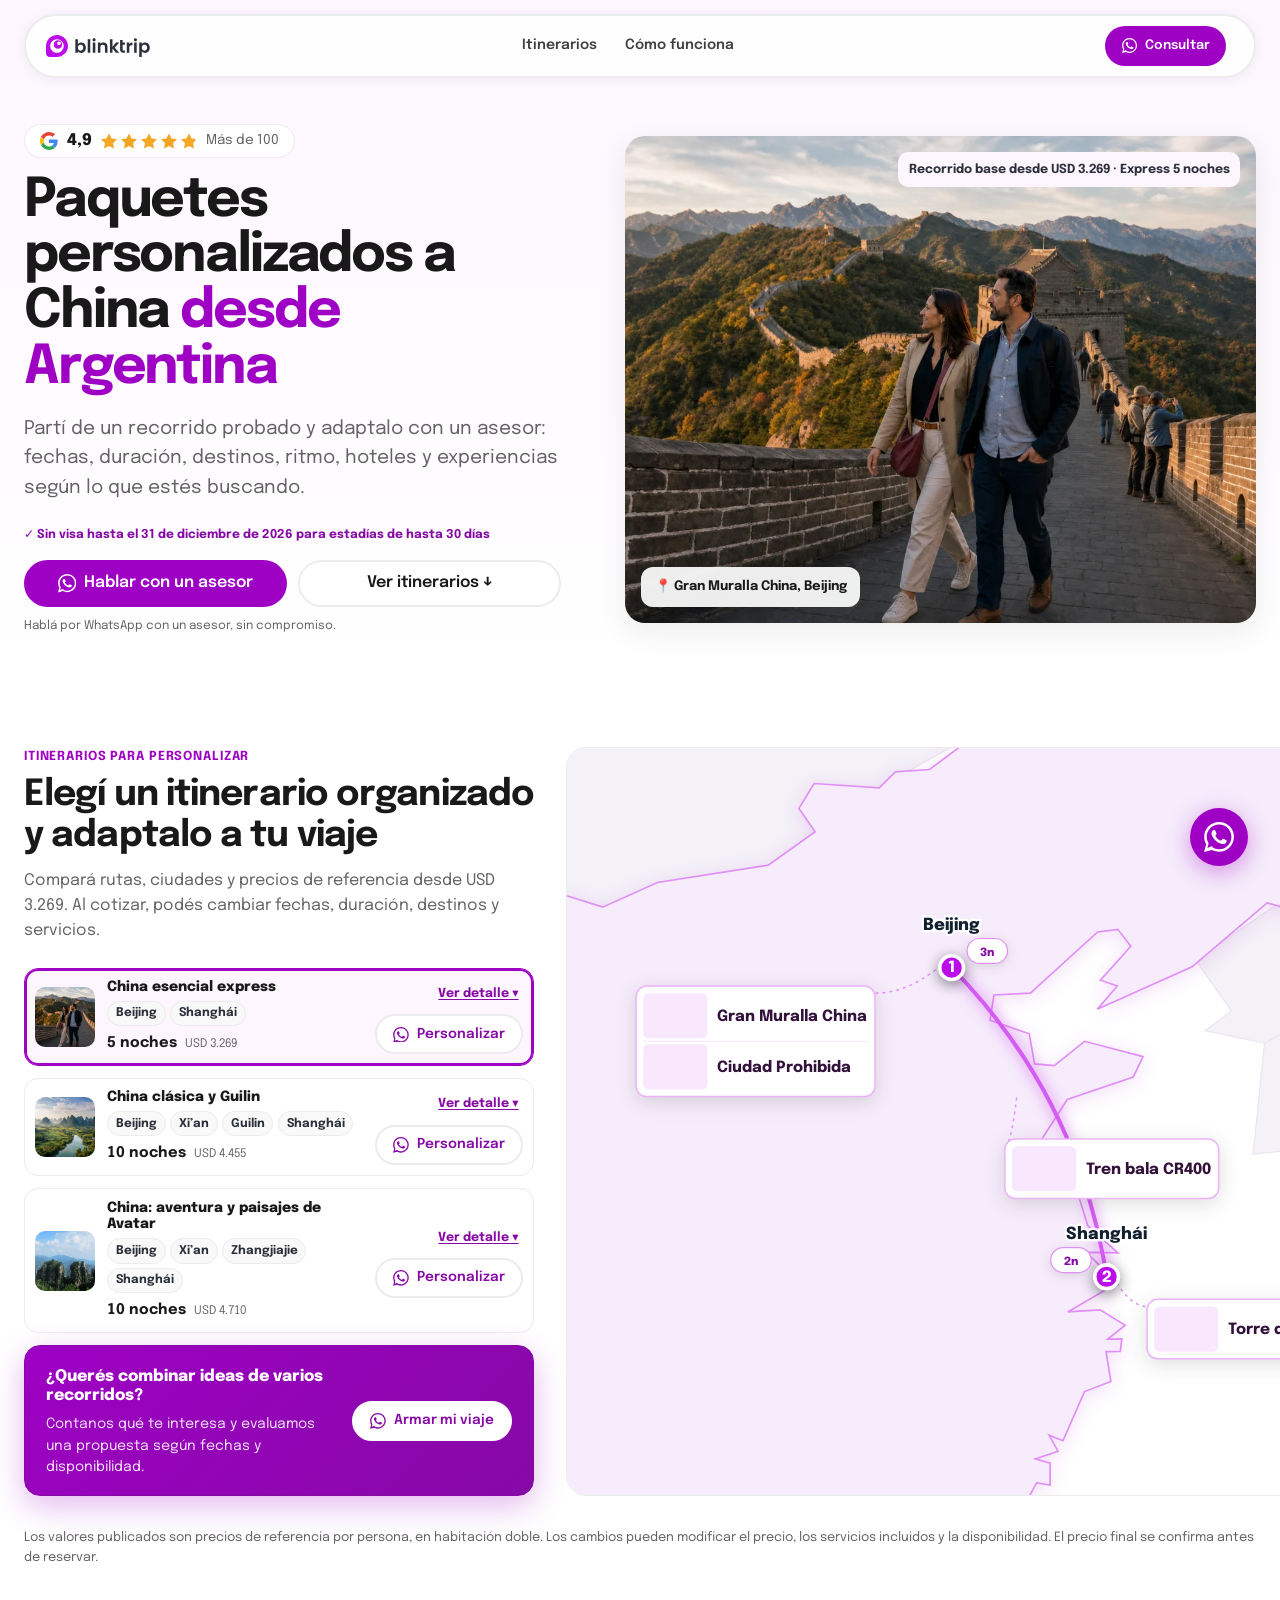
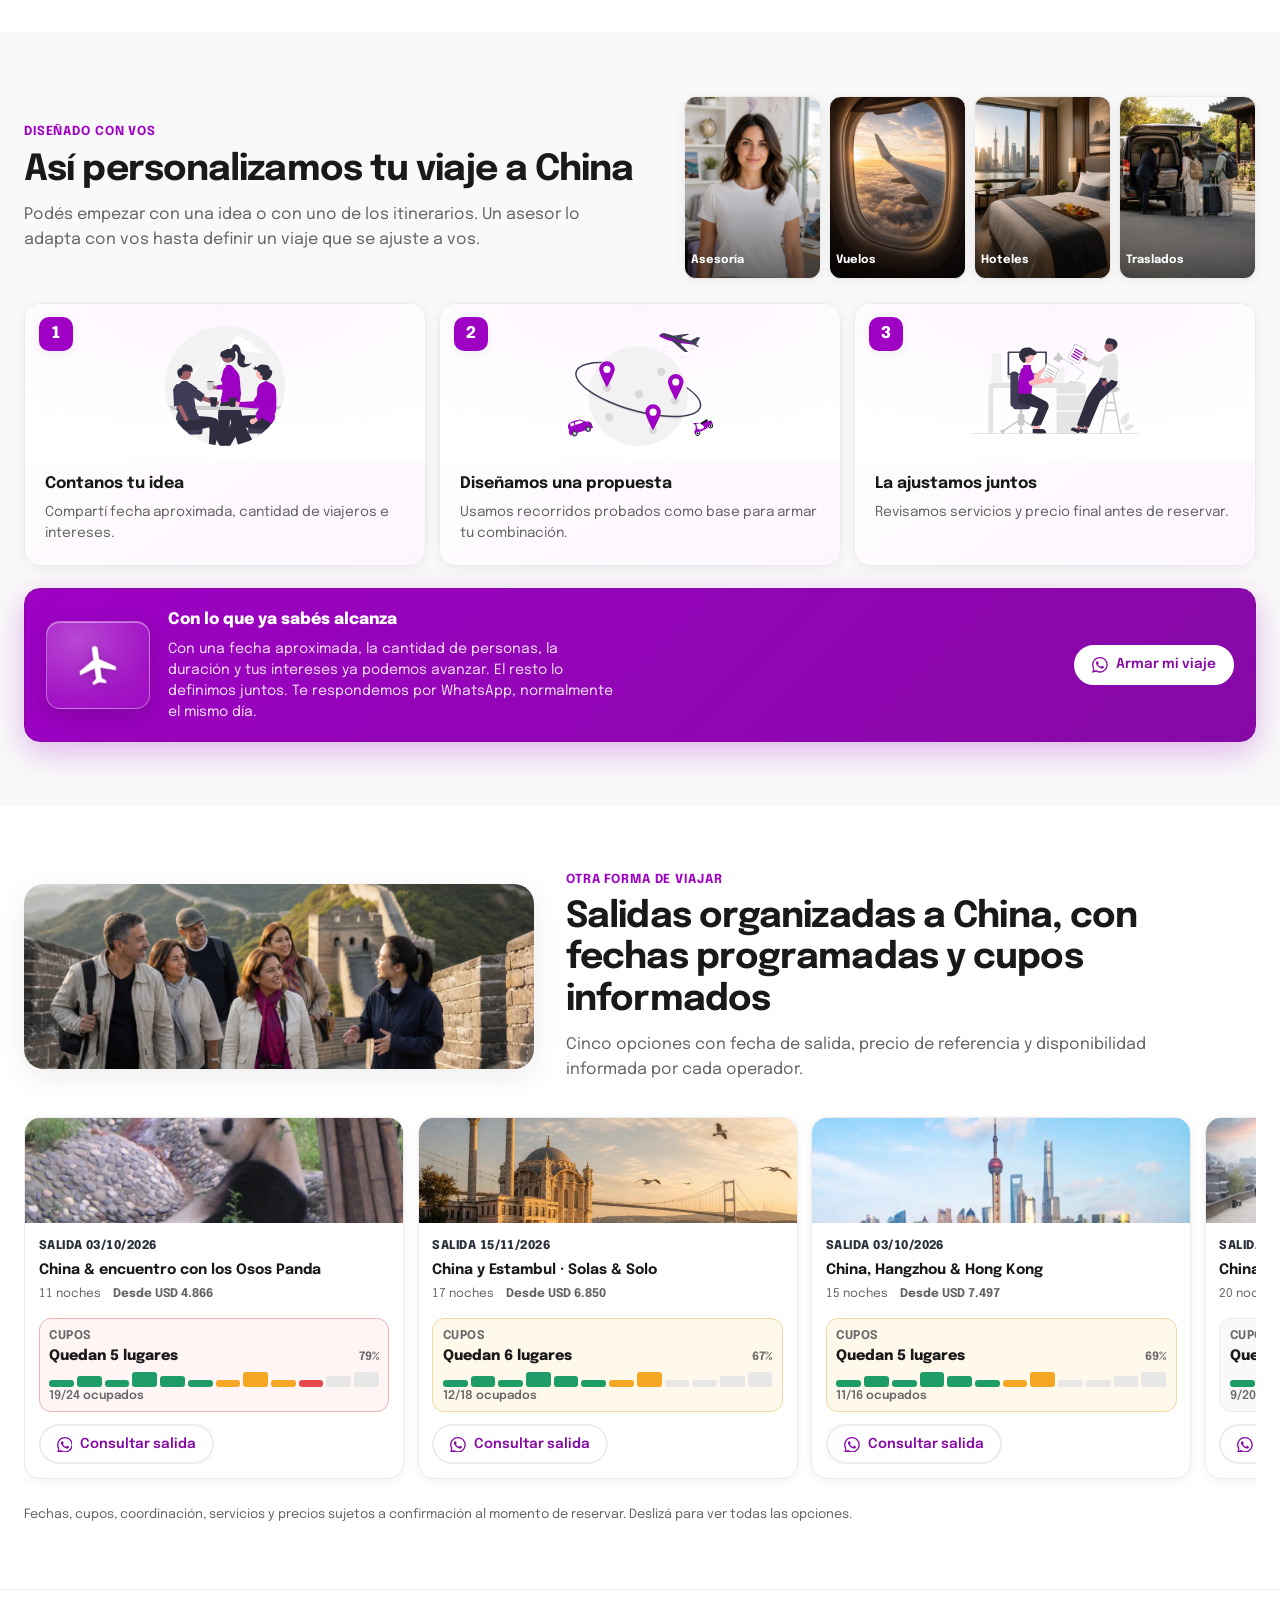
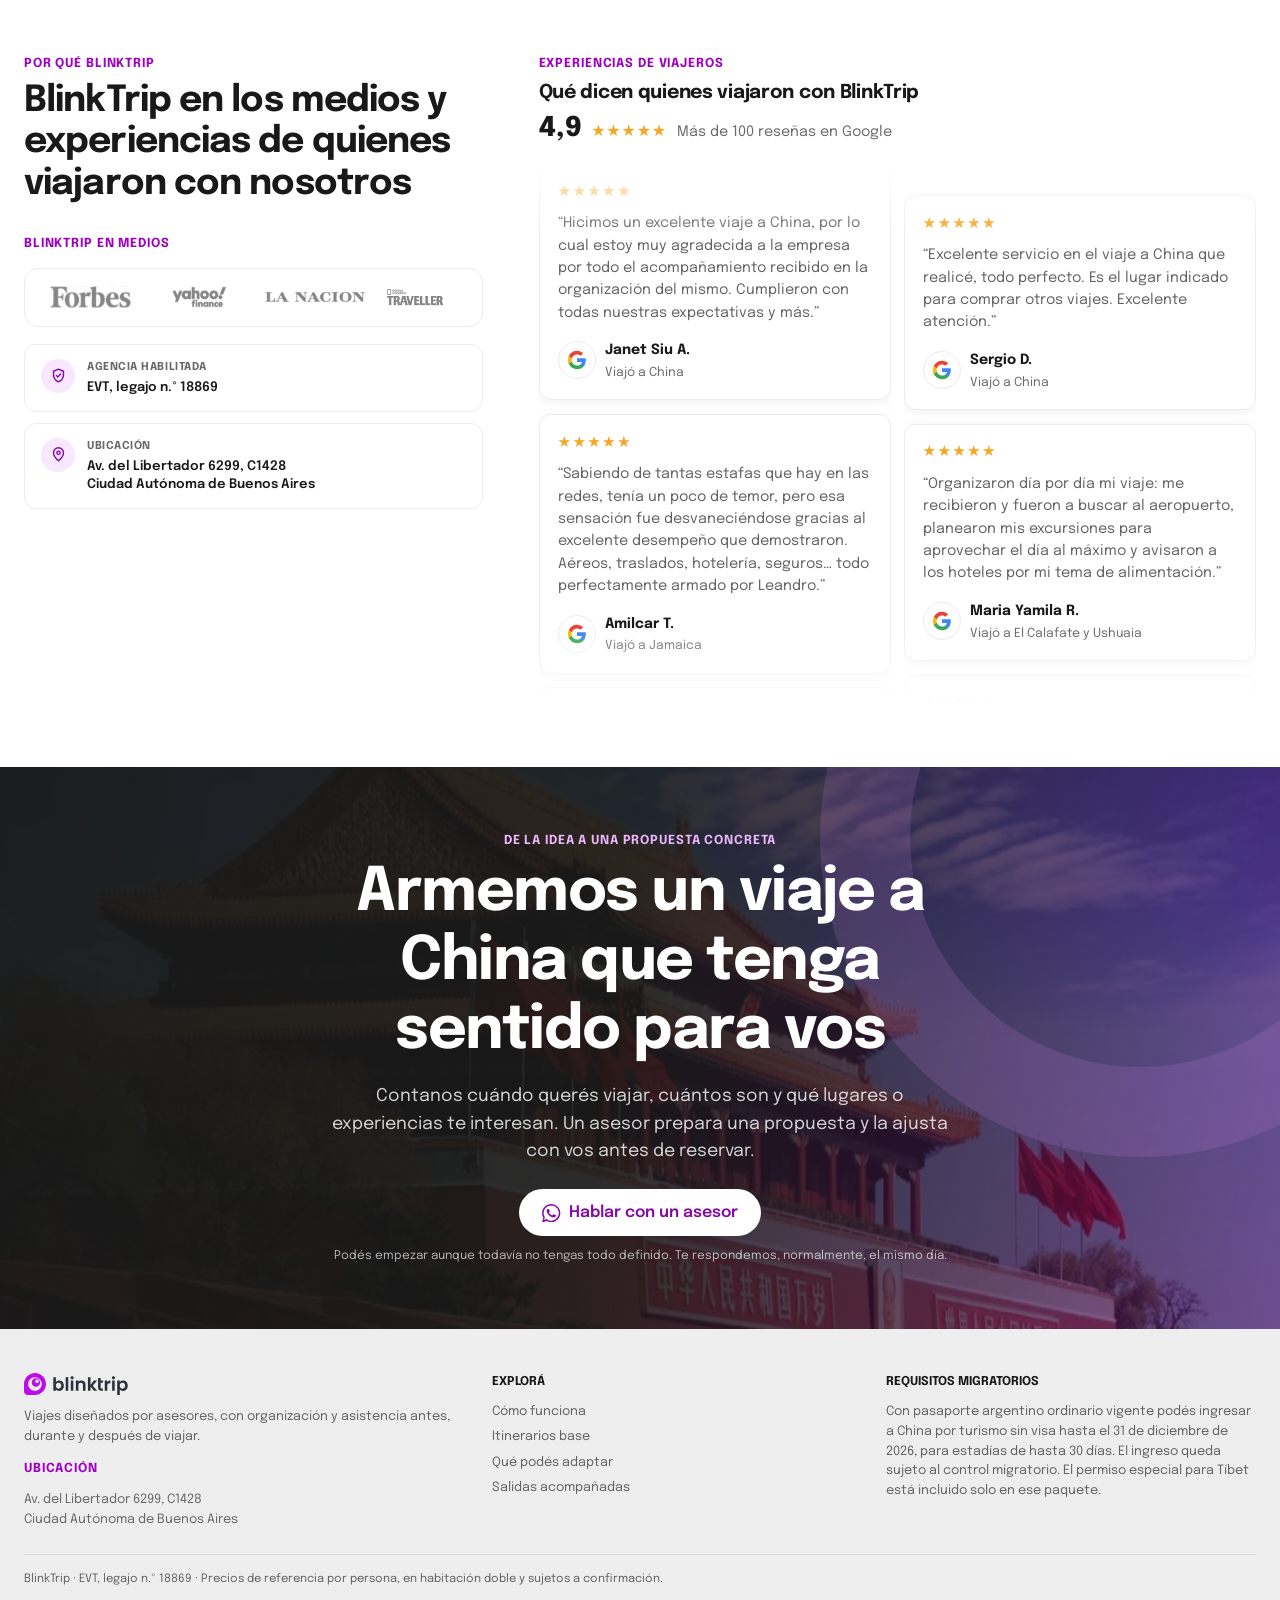
<file: landing-china-v3.html>
<!doctype html>
<!--
  BlinkTrip · Paquetes personalizados a China 2026 desde Argentina · Landing PPC no indexable
  Anclas PPC: #como-funciona · #itinerarios · #personalizar · #acompanadas
  Negativas sugeridas en Ads: [precio de un vuelo a china], [precio de vuelo a china], [precio vuelo a china]
  Tracking local: dataLayer + BT_EVENTS. No instala GTM, GA4, Ads ni píxeles externos.
-->
<html lang="es-AR">
  <head>
    <meta charset="utf-8" />
    <meta name="viewport" content="width=device-width,initial-scale=1" />
    <title>Viajes personalizados a China desde Argentina | BlinkTrip</title>
    <meta
      name="description"
      content="Diseñá un viaje a China desde Argentina con fechas, duración, hoteles y experiencias adaptadas a vos. Itinerarios de referencia desde USD 3.269."
    />
    <meta name="robots" content="noindex,follow,noarchive" />
    <link rel="icon" href="data:," />
    <link rel="preconnect" href="https://fonts.googleapis.com" />
    <link rel="preconnect" href="https://fonts.gstatic.com" crossorigin />
    <link
      href="https://fonts.googleapis.com/css2?family=Epilogue:wght@400;500;600;700;800&amp;display=swap"
      rel="stylesheet"
    />
    <link rel="stylesheet" href="landing-china-v3.css" />
  </head>
  <body>
    <header class="site">
      <div class="nav">
        <a class="brand" href="#top" aria-label="BlinkTrip, inicio"
          ><svg
            aria-hidden="true"
            focusable="false"
            xmlns="http://www.w3.org/2000/svg"
            width="104"
            height="22"
            viewBox="0 0 104 22"
            fill="none"
          >
            <path
              fill-rule="evenodd"
              clip-rule="evenodd"
              d="M0.00166789 18.3086C0.00166789 20.2331 1.48958 22 3.73542 22H10.7957C16.8942 22 22.048 17.0112 21.9997 10.911C21.9513 4.90748 17.0942 0.0486587 11.089 0.000337069C4.99046 -0.0479845 0 5.10576 0 11.2043V18.3086H0.00166789ZM10.9712 17.7355C14.7175 17.7355 17.7546 14.6985 17.7546 10.9522C17.7546 7.20586 14.7175 4.16886 10.9712 4.16886C7.22489 4.16886 4.18789 7.20586 4.18789 10.9522C4.18789 14.6985 7.22489 17.7355 10.9712 17.7355ZM11.9222 13.6872C14.251 13.6872 16.1388 11.7993 16.1388 9.47049C16.1388 7.14169 14.251 5.25382 11.9222 5.25382C9.59337 5.25382 7.70551 7.14169 7.70551 9.47049C7.70551 11.7993 9.59337 13.6872 11.9222 13.6872ZM13.0298 10.0761C14.0423 10.0761 14.8631 9.25528 14.8631 8.24276C14.8631 7.23023 14.0423 6.40942 13.0298 6.40942C12.0172 6.40942 11.1964 7.23023 11.1964 8.24276C11.1964 9.25528 12.0172 10.0761 13.0298 10.0761Z"
              fill="#BD0CEA"
            />
            <path
              d="M31.8892 9.0755C32.2177 8.58555 32.668 8.18746 33.24 7.88124C33.8242 7.57502 34.4874 7.42191 35.2298 7.42191C36.0938 7.42191 36.8727 7.63627 37.5664 8.06497C38.2722 8.49368 38.826 9.10612 39.2276 9.90229C39.6413 10.6862 39.8482 11.5987 39.8482 12.6399C39.8482 13.681 39.6413 14.6058 39.2276 15.4142C38.826 16.2104 38.2722 16.829 37.5664 17.2699C36.8727 17.7109 36.0938 17.9313 35.2298 17.9313C34.4752 17.9313 33.812 17.7844 33.24 17.4904C32.6802 17.1842 32.2299 16.7922 31.8892 16.3145V17.766H29.3335V4.16987H31.8892V9.0755ZM37.2378 12.6399C37.2378 12.0274 37.11 11.5008 36.8545 11.0598C36.6111 10.6066 36.2825 10.2636 35.8687 10.0309C35.4671 9.79817 35.029 9.68181 34.5544 9.68181C34.0919 9.68181 33.6538 9.8043 33.24 10.0493C32.8384 10.282 32.5098 10.625 32.2543 11.0782C32.0109 11.5314 31.8892 12.0642 31.8892 12.6766C31.8892 13.2891 32.0109 13.8219 32.2543 14.2751C32.5098 14.7283 32.8384 15.0774 33.24 15.3224C33.6538 15.5551 34.0919 15.6715 34.5544 15.6715C35.029 15.6715 35.4671 15.549 35.8687 15.304C36.2825 15.059 36.6111 14.7099 36.8545 14.2567C37.11 13.8035 37.2378 13.2646 37.2378 12.6399Z"
              fill="#2B303A"
            />
            <path
              d="M44.261 4.16987V17.766H41.7054V4.16987H44.261Z"
              fill="#2B303A"
            />
            <path
              d="M48.0821 6.37465C47.6318 6.37465 47.2546 6.23378 46.9503 5.95206C46.6582 5.65809 46.5122 5.29675 46.5122 4.86805C46.5122 4.43934 46.6582 4.08413 46.9503 3.80241C47.2546 3.50844 47.6318 3.36145 48.0821 3.36145C48.5324 3.36145 48.9036 3.50844 49.1957 3.80241C49.4999 4.08413 49.652 4.43934 49.652 4.86805C49.652 5.29675 49.4999 5.65809 49.1957 5.95206C48.9036 6.23378 48.5324 6.37465 48.0821 6.37465ZM49.3417 7.58727V17.766H46.786V7.58727H49.3417Z"
              fill="#2B303A"
            />
            <path
              d="M57.4709 7.44029C58.6757 7.44029 59.6493 7.82612 60.3917 8.59779C61.134 9.35722 61.5052 10.4229 61.5052 11.7947V17.766H58.9495V12.1438C58.9495 11.3354 58.7487 10.7168 58.3471 10.2881C57.9455 9.84717 57.3979 9.62669 56.7042 9.62669C55.9984 9.62669 55.4385 9.84717 55.0248 10.2881C54.6232 10.7168 54.4224 11.3354 54.4224 12.1438V17.766H51.8667V7.58727H54.4224V8.85502C54.7631 8.41406 55.1951 8.0711 55.7184 7.82612C56.2539 7.5689 56.8381 7.44029 57.4709 7.44029Z"
              fill="#2B303A"
            />
            <path
              d="M69.9231 17.766L66.4912 13.4299V17.766H63.9355V4.16987H66.4912V11.905L69.8866 7.58727H73.2089L68.7548 12.695L73.2454 17.766H69.9231Z"
              fill="#2B303A"
            />
            <path
              d="M76.6588 9.70018V14.6242C76.6588 14.9671 76.7379 15.2182 76.8961 15.3775C77.0665 15.5245 77.3464 15.598 77.7358 15.598H78.9224V17.766H77.3159C75.1619 17.766 74.0849 16.7126 74.0849 14.6058V9.70018V7.58727V5.07015H76.6588V7.58727H78.9224V9.70018H76.6588Z"
              fill="#2B303A"
            />
            <path
              d="M83.3162 9.16736C83.6448 8.62842 84.0707 8.20584 84.594 7.89962C85.1295 7.5934 85.738 7.44029 86.4195 7.44029V10.1411H85.7441C84.9409 10.1411 84.3324 10.331 83.9186 10.7107C83.517 11.0904 83.3162 11.7519 83.3162 12.695V17.766H80.7605V7.58727H83.3162V9.16736Z"
              fill="#2B303A"
            />
            <path
              d="M89.437 6.37465C88.9867 6.37465 88.6094 6.23378 88.3052 5.95206C88.0131 5.65809 87.8671 5.29675 87.8671 4.86805C87.8671 4.43934 88.0131 4.08413 88.3052 3.80241C88.6094 3.50844 88.9867 3.36145 89.437 3.36145C89.8872 3.36145 90.2584 3.50844 90.5505 3.80241C90.8547 4.08413 91.0069 4.43934 91.0069 4.86805C91.0069 5.29675 90.8547 5.65809 90.5505 5.95206C90.2584 6.23378 89.8872 6.37465 89.437 6.37465ZM90.6965 7.58727V17.766H88.1409V7.58727H90.6965Z"
              fill="#2B303A"
            />
            <path
              d="M95.7772 9.05712C96.1058 8.59167 96.5561 8.20584 97.1281 7.89962C97.7122 7.58115 98.3755 7.42191 99.1178 7.42191C99.9819 7.42191 100.761 7.63627 101.454 8.06497C102.16 8.49368 102.714 9.10612 103.116 9.90229C103.529 10.6862 103.736 11.5987 103.736 12.6399C103.736 13.681 103.529 14.6058 103.116 15.4142C102.714 16.2104 102.16 16.829 101.454 17.2699C100.761 17.7109 99.9819 17.9313 99.1178 17.9313C98.3755 17.9313 97.7183 17.7782 97.1463 17.472C96.5865 17.1658 96.1301 16.78 95.7772 16.3145V22.0003H93.2215V7.58727H95.7772V9.05712ZM101.126 12.6399C101.126 12.0274 100.998 11.5008 100.743 11.0598C100.499 10.6066 100.171 10.2636 99.7567 10.0309C99.3551 9.79817 98.917 9.68181 98.4424 9.68181C97.9799 9.68181 97.5418 9.8043 97.1281 10.0493C96.7265 10.282 96.3979 10.625 96.1423 11.0782C95.8989 11.5314 95.7772 12.0642 95.7772 12.6766C95.7772 13.2891 95.8989 13.8219 96.1423 14.2751C96.3979 14.7283 96.7265 15.0774 97.1281 15.3224C97.5418 15.5551 97.9799 15.6715 98.4424 15.6715C98.917 15.6715 99.3551 15.549 99.7567 15.304C100.171 15.059 100.499 14.7099 100.743 14.2567C100.998 13.8035 101.126 13.2646 101.126 12.6399Z"
              fill="#2B303A"
            /></svg
        ></a>
        <nav class="nav-links" aria-label="Navegación principal">
          <a href="#itinerarios">Itinerarios</a
          ><a href="#como-funciona">Cómo funciona</a>
        </nav>
        <a
          class="btn btn-wa"
          data-wa
          data-intent="custom-header"
          data-cta-location="header"
          href="https://wa.me/5491166036714?text=%C2%A1Hola%20BlinkTrip%21%20Quiero%20armar%20un%20viaje%20personalizado%20a%20China%20y%20me%20gustar%C3%ADa%20recibir%20una%20propuesta%20seg%C3%BAn%20fechas%20y%20disponibilidad.%20Ref%3A%20BT-CN-custom-header"
          ><svg class="btn-ico" viewBox="0 0 24 24" fill="currentColor"><path d="M.057 24l1.687-6.163a11.867 11.867 0 01-1.587-5.945C.16 5.335 5.495 0 12.05 0a11.817 11.817 0 018.413 3.488 11.824 11.824 0 013.48 8.414c-.003 6.557-5.338 11.892-11.893 11.892a11.9 11.9 0 01-5.688-1.448L.057 24zm6.597-3.807c1.676.995 3.276 1.591 5.392 1.592 5.448 0 9.886-4.434 9.889-9.885.002-5.462-4.415-9.89-9.881-9.892-5.452 0-9.887 4.434-9.889 9.884a9.86 9.86 0 001.51 5.26l-.999 3.648 3.988-1.607zm11.387-5.464c-.074-.124-.272-.198-.57-.347-.297-.149-1.758-.868-2.031-.967-.272-.099-.47-.149-.669.149-.198.297-.767.967-.94 1.165-.173.198-.347.223-.644.074-.297-.149-1.255-.462-2.39-1.475-.883-.788-1.48-1.761-1.653-2.059-.173-.297-.018-.458.13-.606.134-.133.297-.347.446-.52.15-.174.198-.298.298-.497.099-.198.05-.372-.025-.521-.074-.149-.669-1.611-.916-2.206-.242-.579-.487-.5-.669-.51l-.57-.01c-.198 0-.52.074-.792.372s-1.04 1.016-1.04 2.479 1.065 2.876 1.213 3.074c.149.198 2.095 3.2 5.076 4.487.709.306 1.263.489 1.694.626.712.226 1.36.194 1.872.118.571-.085 1.758-.719 2.006-1.413.248-.694.248-1.289.173-1.413z"/></svg>Consultar</a
        >
      </div>
    </header>
    <main>
      <section id="top" class="hero bg-tint">
        <div class="wrap">
          <div class="hero-grid">
            <div>
              <div class="trust trust-top">
                <span class="gr-badge"
                  ><svg
                    class="gr-g"
                    viewBox="0 0 48 48"
                    aria-hidden="true"
                    focusable="false"
                  >
                    <path
                      fill="#EA4335"
                      d="M24 9.5c3.54 0 6.71 1.22 9.21 3.6l6.85-6.85C35.9 2.38 30.47 0 24 0 14.62 0 6.51 5.38 2.56 13.22l7.98 6.19C12.43 13.72 17.74 9.5 24 9.5z"
                    />
                    <path
                      fill="#4285F4"
                      d="M46.98 24.55c0-1.57-.15-3.09-.38-4.55H24v9.02h12.94c-.58 2.96-2.26 5.48-4.78 7.18l7.73 6c4.51-4.18 7.09-10.36 7.09-17.65z"
                    />
                    <path
                      fill="#FBBC05"
                      d="M10.53 28.59c-.48-1.45-.76-2.99-.76-4.59s.27-3.14.76-4.59l-7.98-6.19C.92 16.46 0 20.12 0 24c0 3.88.92 7.54 2.56 10.78l7.97-6.19z"
                    />
                    <path
                      fill="#34A853"
                      d="M24 48c6.48 0 11.93-2.13 15.89-5.81l-7.73-6c-2.15 1.45-4.92 2.3-8.16 2.3-6.26 0-11.57-4.22-13.47-9.91l-7.98 6.19C6.51 42.62 14.62 48 24 48z"
                    /></svg
                  ><b class="gr-score">4,9</b
                  ><svg
                    class="gr-stars"
                    viewBox="2 1.51 120 20"
                    role="img"
                    aria-label="4,9 de 5 estrellas en Google"
                  >
                    <defs>
                      <path
                        id="grStar"
                        d="M12 2l3.09 6.26L22 9.27l-5 4.87 1.18 6.88L12 17.77l-6.18 3.25L7 14.14 2 9.27l6.91-1.01L12 2z"
                      />
                      <clipPath id="grClip">
                        <rect x="0" y="0" width="119.6" height="24" />
                      </clipPath>
                    </defs>
                    <g fill="#e2e2ea">
                      <use href="#grStar" x="0" />
                      <use href="#grStar" x="25" />
                      <use href="#grStar" x="50" />
                      <use href="#grStar" x="75" />
                      <use href="#grStar" x="100" />
                    </g>
                    <g fill="#f5a623" clip-path="url(#grClip)">
                      <use href="#grStar" x="0" />
                      <use href="#grStar" x="25" />
                      <use href="#grStar" x="50" />
                      <use href="#grStar" x="75" />
                      <use href="#grStar" x="100" />
                    </g></svg
                  ><span class="gr-src">Más de 100</span></span
                >
              </div>
              <h1 id="heroH1">
                Paquetes personalizados a China
                <span>desde Argentina</span>
              </h1>
              <p class="sub" id="heroSub">
                Partí de un recorrido probado y adaptalo con un asesor:
                fechas, duración, destinos, ritmo, hoteles y experiencias según
                lo que estés buscando.
              </p>
              <a
                class="visa-badge"
                href="https://ar.china-embassy.gov.cn/esp/lszl/sggg/202511/t20251104_11746388.htm"
                target="_blank"
                rel="noopener"
                >✓ Sin visa hasta el 31 de diciembre de 2026 para estadías de
                hasta 30 días</a
              >
              <div class="hero-actions">
                <a
                  class="btn btn-wa"
                  data-wa
                  data-intent="custom-hero"
                  data-cta-location="hero"
                  href="https://wa.me/5491166036714?text=%C2%A1Hola%20BlinkTrip%21%20Quiero%20armar%20un%20viaje%20personalizado%20a%20China%20y%20me%20gustar%C3%ADa%20recibir%20una%20propuesta%20seg%C3%BAn%20fechas%20y%20disponibilidad.%20Ref%3A%20BT-CN-custom-hero"
                  ><svg
                    class="btn-ico"
                    viewBox="0 0 24 24"
                    aria-hidden="true"
                    focusable="false"
                  >
                    <path
                      d="M.057 24l1.687-6.163a11.867 11.867 0 01-1.587-5.945C.16 5.335 5.495 0 12.05 0a11.817 11.817 0 018.413 3.488 11.824 11.824 0 013.48 8.414c-.003 6.557-5.338 11.892-11.893 11.892a11.9 11.9 0 01-5.688-1.448L.057 24zm6.597-3.807c1.676.995 3.276 1.591 5.392 1.592 5.448 0 9.886-4.434 9.889-9.885.002-5.462-4.415-9.89-9.881-9.892-5.452 0-9.887 4.434-9.889 9.884a9.86 9.86 0 001.51 5.26l-.999 3.648 3.988-1.607zm11.387-5.464c-.074-.124-.272-.198-.57-.347-.297-.149-1.758-.868-2.031-.967-.272-.099-.47-.149-.669.149-.198.297-.767.967-.94 1.165-.173.198-.347.223-.644.074-.297-.149-1.255-.462-2.39-1.475-.883-.788-1.48-1.761-1.653-2.059-.173-.297-.018-.458.13-.606.134-.133.297-.347.446-.52.15-.174.198-.298.298-.497.099-.198.05-.372-.025-.521-.074-.149-.669-1.611-.916-2.206-.242-.579-.487-.5-.669-.51l-.57-.01c-.198 0-.52.074-.792.372s-1.04 1.016-1.04 2.479 1.065 2.876 1.213 3.074c.149.198 2.095 3.2 5.076 4.487.709.306 1.263.489 1.694.626.712.226 1.36.194 1.872.118.571-.085 1.758-.719 2.006-1.413.248-.694.248-1.289.173-1.413z"
                    /></svg
                  >Hablar con un asesor</a
                ><a class="btn btn-ghost" href="#itinerarios"
                  >Ver itinerarios ↓</a
                >
              </div>
              <p class="hero-actions-note">
                Hablá por WhatsApp con un asesor, sin compromiso.
              </p>
            </div>
            <div class="hero-media">
              <b class="offer-sum-overlay"
                >Recorrido base desde USD 3.269 · Express 5 noches</b
              >
              <img
                src="img/great-wall-hero-populated.webp"
                alt="Pareja y otros viajeros recorriendo la Gran Muralla China cerca de Beijing"
                width="1200"
                height="800"
                fetchpriority="high"
              /><span class="ov">📍 Gran Muralla China, Beijing</span>
            </div>
          </div>
        </div>
      </section>

      <section id="itinerarios" class="pad">
        <span id="circuitos" class="anchor-alias" aria-hidden="true"></span>
        <div class="wrap">
          <div class="route-map-layout">
            <div class="route-map-card-column">
              <div class="family-head-copy">
                <span class="eyebrow">Itinerarios para personalizar</span>
                <h2 class="section-title">
                  Elegí un itinerario organizado y adaptalo a tu viaje
                </h2>
                <p class="section-lead">
                  Compará rutas, ciudades y precios de referencia desde USD
                  3.269. Al cotizar, podés cambiar fechas, duración, destinos y
                  servicios.
                </p>
              </div>
              <div class="route-map-cards" id="routeMapCards"></div>
            </div>
            <div class="route-map-frame">
              <svg
                viewBox="0 0 900 760"
                role="img"
                aria-label="Mapa del recorrido seleccionado"
              >
                <path
                  class="route-map-neighbors"
                  d="M385.0,664.8L351.8,680.0L324.6,741.0L406.8,848.7L416.5,958.2L349.6,1014.2L337.8,1003.3L346.7,1023.2L330.0,1010.0L338.6,1028.1L311.5,1051.1L293.9,997.7L338.5,986.1L330.4,960.9L373.0,939.1L370.2,828.7L280.1,730.9L306.7,709.4L297.8,690.6L259.8,683.2L234.7,638.6L315.6,609.7ZM720.3,631.4L713.4,651.3L696.2,615.5L715.8,568.3L743.9,560.8ZM864.9,176.6L909.7,151.3L936.5,198.2L931.2,254.5L880.7,267.3L855.4,269.8ZM909.7,151.3L864.9,176.6L815.0,166.1L837.1,149.4L807.1,106.9L875.9,59.4L903.8,68.4L901.2,50.4L948.8,20.1L969.1,40.9L943.9,84.3L888.9,116.6ZM-133.4,-164.9L-16.6,-215.9L112.1,-182.2L151.6,-253.5L234.3,-230.6L265.0,-196.0L352.6,-199.4L401.5,-169.7L600.5,-189.4L579.2,-133.9L601.1,-125.3L655.6,-129.5L690.9,-90.1L628.4,-87.6L529.4,-32.4L486.0,-41.9L473.2,-21.0L486.9,-1.3L447.4,26.8L308.1,62.1L87.0,28.4L60.4,-18.3L-54.6,-45.9L-68.7,-119.7ZM234.7,638.6L259.8,683.2L297.8,690.6L306.7,709.4L280.1,730.9L370.2,828.7L370.7,873.1L336.0,892.4L314.9,879.0L325.1,840.3L281.5,760.4L203.3,782.5L211.2,723.6L184.7,692.3L209.2,663.0L226.3,673.6L219.2,642.4ZM-638.6,594.3L-564.6,578.0L-603.4,496.3L-581.1,469.3L-543.4,471.1L-454.5,343.5L-488.5,314.3L-489.6,270.4L-444.6,274.9L-390.9,245.1L-360.8,280.9L-366.7,370.3L-309.0,402.9L-333.0,443.9L-286.7,474.0L-128.7,518.5L-124.9,471.5L-107.9,469.8L-99.0,505.5L-25.8,504.4L-35.2,477.2L78.1,426.6L84.4,457.6L111.7,470.6L105.5,496.5L74.7,498.6L29.0,593.7L8.4,588.1L-2.4,650.3L-19.4,599.5L-35.5,620.6L-47.2,602.6L-13.7,561.7L-81.4,551.2L-85.6,523.6L-119.1,513.1L-126.4,533.4L-104.1,552.2L-128.0,571.2L-110.0,581.7L-101.5,660.4L-125.4,660.9L-130.1,638.8L-160.7,700.6L-326.8,838.7L-338.4,1000.3L-361.6,1023.0L-349.4,1034.2L-398.1,1067.7L-505.6,816.2L-522.8,715.1L-511.5,657.5L-535.3,641.9L-539.6,675.3L-579.0,684.8L-617.9,641.3L-578.8,617.3L-611.1,624.6ZM183.1,700.5L129.0,717.5L112.5,754.4L151.4,819.4L133.8,860.7L170.1,956.6L143.1,1009.0L151.1,958.4L121.5,812.9L99.0,788.0L61.4,838.3L43.8,814.6L31.5,829.5L40.9,782.9L18.2,712.6L-21.1,671.2L3.9,643.1L8.4,588.1L29.0,593.7L54.7,512.1L105.5,496.5L118.2,454.5L147.6,509.0L117.3,592.7L150.0,586.4L159.3,646.2L209.1,657.9ZM-35.2,477.2L-24.4,503.7L-93.0,505.2L-109.6,494.7L-79.8,461.2ZM-101.5,647.2L-110.0,581.7L-128.0,571.2L-104.1,552.2L-126.4,533.4L-119.1,513.1L-85.6,523.6L-81.4,551.2L-13.7,561.7L-45.5,592.4L-37.2,620.2L-19.4,599.5L-17.4,686.3L-61.6,602.3L-71.3,655.1L-77.6,636.0Z"
                ></path>
                <path
                  class="route-map-land"
                  d="M385.0,664.8L351.3,650.6L354.3,626.6L315.6,609.7L281.4,633.8L223.9,635.4L224.4,675.3L212.1,674.1L207.8,657.3L183.8,665.6L177.9,649.1L158.7,645.4L167.3,621.2L150.7,614.2L150.0,586.4L117.3,592.7L123.9,552.4L145.5,534.1L145.3,482.8L136.2,483.5L119.8,455.0L111.1,463.5L84.4,457.6L92.0,447.1L78.1,426.6L61.4,438.9L41.7,430.6L-26.3,478.1L-79.8,461.2L-105.7,490.5L-112.6,467.2L-180.1,472.7L-281.8,400.2L-305.7,408.9L-357.3,367.9L-366.3,370.9L-375.7,334.4L-354.4,335.0L-367.0,289.6L-360.8,280.9L-378.5,270.4L-384.6,245.6L-432.6,235.7L-441.3,210.5L-479.0,195.9L-459.8,188.4L-467.1,157.9L-493.7,151.8L-498.0,126.5L-467.1,95.5L-429.0,99.4L-413.8,79.3L-382.6,77.7L-328.2,48.7L-330.1,30.0L-314.1,15.2L-321.9,-31.4L-337.6,-36.5L-290.8,-50.5L-269.5,-43.8L-274.7,-57.9L-256.4,-105.6L-211.2,-94.9L-193.3,-101.9L-189.0,-137.5L-165.9,-145.9L-157.3,-162.7L-133.4,-164.9L-129.1,-146.6L-69.1,-120.3L-50.7,-87.0L-60.1,-55.8L-54.6,-45.9L13.3,-38.3L60.4,-18.3L87.0,28.4L218.4,33.9L308.1,62.1L354.1,41.4L447.4,26.8L486.9,-1.3L473.2,-21.0L486.0,-41.9L540.8,-38.3L554.4,-51.7L583.2,-53.7L628.4,-87.6L690.9,-90.1L655.6,-129.5L588.8,-120.6L579.2,-133.9L609.0,-184.7L639.6,-175.4L675.3,-192.0L672.8,-202.2L713.6,-252.9L711.2,-267.0L696.7,-273.6L748.0,-293.6L787.1,-296.4L839.6,-281.3L857.4,-260.9L888.5,-184.0L965.7,-155.8L976.1,-121.3L1015.1,-121.4L1061.9,-141.2L1073.6,-121.4L1058.6,-109.0L1031.5,-43.9L999.1,-49.8L976.7,-35.4L983.8,8.7L965.0,33.9L948.8,20.1L943.6,36.6L901.2,50.4L903.8,68.4L867.2,58.5L804.0,112.3L724.2,148.1L741.1,128.4L726.9,123.6L752.5,95.0L741.5,80.8L724.5,83.0L668.0,134.5L637.3,136.0L634.0,157.3L667.0,168.7L671.5,194.0L688.1,195.4L713.6,175.0L762.8,187.9L754.5,205.0L699.0,223.9L672.9,264.5L701.2,281.8L716.3,330.1L741.5,353.0L695.2,351.9L712.7,350.5L741.5,378.2L699.3,402.7L726.6,400.9L747.8,413.9L733.0,425.5L744.9,425.3L743.6,436.0L731.6,436.1L735.7,461.2L713.5,469.7L695.4,511.0L683.7,506.4L691.2,520.0L672.1,526.3L684.5,529.9L684.6,548.3L673.2,546.5L659.7,571.4L638.8,575.8L644.3,582.6L626.6,602.3L614.8,600.6L603.5,621.6L540.4,634.7L527.6,617.0L528.4,643.3L447.7,669.9L446.1,701.2L434.1,699.1L435.4,665.6L426.0,659.3L415.2,667.2L398.0,652.9Z"
                ></path>
                <g id="routeMapOverlay"></g>
              </svg>
            </div>
          </div>
          <p class="price-note">
            Los valores publicados son precios de referencia por persona, en
            habitación doble. Los cambios pueden modificar el precio, los
            servicios incluidos y la disponibilidad. El precio final se
            confirma antes de reservar.
          </p>
        </div>
      </section>

      <section id="personalizar" class="pad bg-soft">
        <span id="como-funciona" class="anchor-alias" aria-hidden="true"></span>
        <div class="wrap">
          <div class="personalizar-top">
            <div class="process process-head">
              <span class="eyebrow">Diseñado con vos</span>
              <h2 class="section-title">Así personalizamos tu viaje a China</h2>
              <p class="section-lead">
                Podés empezar con una idea o con uno de los itinerarios. Un
                asesor lo adapta con vos hasta definir un viaje que se
                ajuste a vos.
              </p>
            </div>
            <div class="adapt-cards" aria-label="Servicios que podemos organizar">
              <article class="adapt-card" style="--card-bg: url('img/asesora.webp')">
                <div class="adapt-card-label"><b>Asesoría</b></div>
              </article>
              <article class="adapt-card" style="--card-bg: url('img/vuelos.webp')">
                <div class="adapt-card-label"><b>Vuelos</b></div>
              </article>
              <article class="adapt-card" style="--card-bg: url('img/hoteles.webp')">
                <div class="adapt-card-label"><b>Hoteles</b></div>
              </article>
              <article class="adapt-card" style="--card-bg: url('img/traslados.webp')">
                <div class="adapt-card-label"><b>Traslados</b></div>
              </article>
            </div>
          </div>
          <div class="step-grid">
            <article class="step-card">
              <div class="step-media">
                <span class="step-number">1</span>
                <img src="img/proceso-1.svg" alt="Contanos tu idea" loading="lazy" width="168" height="120">
              </div>
              <div class="step-body">
                <h3>Contanos tu idea</h3>
                <p>Compartí fecha aproximada, cantidad de viajeros e intereses.</p>
              </div>
            </article>
            <article class="step-card">
              <div class="step-media">
                <span class="step-number">2</span>
                <img src="img/proceso-2.svg" alt="Diseñamos una propuesta" loading="lazy" width="168" height="120">
              </div>
              <div class="step-body">
                <h3>Diseñamos una propuesta</h3>
                <p>Usamos recorridos probados como base para armar tu combinación.</p>
              </div>
            </article>
            <article class="step-card">
              <div class="step-media">
                <span class="step-number">3</span>
                <img src="img/proceso-3.svg" alt="La ajustamos juntos" loading="lazy" width="168" height="120">
              </div>
              <div class="step-body">
                <h3>La ajustamos juntos</h3>
                <p>Revisamos servicios y precio final antes de reservar.</p>
              </div>
            </article>
          </div>
          <div class="pkg-custom-card">
            <span class="pkg-thumb pkg-thumb-plane" aria-hidden="true">
              <svg viewBox="0 0 24 24" focusable="false">
                <path
                  d="M21 16v-2l-8-5V3.5c0-.83-.67-1.5-1.5-1.5S10 2.67 10 3.5V9l-8 5v2l8-2.5V19l-2 1.5V22l3.5-1 3.5 1v-1.5L13 19v-5.5l8 2.5z"
                />
              </svg>
            </span>
            <div class="pkg-custom-body">
              <div class="pkg-custom-meta">
                <span class="pkg-name">Con lo que ya sabés alcanza</span>
              </div>
              <p class="pkg-custom-note">
                Con una fecha aproximada, la cantidad de personas, la duración
                y tus intereses ya podemos avanzar. El resto lo definimos
                juntos. Te respondemos por WhatsApp, normalmente el mismo día.
              </p>
            </div>
            <div class="pkg-actions">
              <a
                class="btn btn-wa btn-sm"
                data-wa
                data-intent="custom-options"
                data-cta-location="personalization_options"
                href="https://wa.me/5491166036714?text=%C2%A1Hola%20BlinkTrip%21%20Quiero%20armar%20un%20viaje%20personalizado%20a%20China%20y%20me%20gustar%C3%ADa%20recibir%20una%20propuesta%20seg%C3%BAn%20fechas%20y%20disponibilidad.%20Ref%3A%20BT-CN-custom-options"
                ><svg
                  class="btn-ico"
                  viewBox="0 0 24 24"
                  aria-hidden="true"
                  focusable="false"
                >
                  <path
                    d="M.057 24l1.687-6.163a11.867 11.867 0 01-1.587-5.945C.16 5.335 5.495 0 12.05 0a11.817 11.817 0 018.413 3.488 11.824 11.824 0 013.48 8.414c-.003 6.557-5.338 11.892-11.893 11.892a11.9 11.9 0 01-5.688-1.448L.057 24zm6.597-3.807c1.676.995 3.276 1.591 5.392 1.592 5.448 0 9.886-4.434 9.889-9.885.002-5.462-4.415-9.89-9.881-9.892-5.452 0-9.887 4.434-9.889 9.884a9.86 9.86 0 001.51 5.26l-.999 3.648 3.988-1.607zm11.387-5.464c-.074-.124-.272-.198-.57-.347-.297-.149-1.758-.868-2.031-.967-.272-.099-.47-.149-.669.149-.198.297-.767.967-.94 1.165-.173.198-.347.223-.644.074-.297-.149-1.255-.462-2.39-1.475-.883-.788-1.48-1.761-1.653-2.059-.173-.297-.018-.458.13-.606.134-.133.297-.347.446-.52.15-.174.198-.298.298-.497.099-.198.05-.372-.025-.521-.074-.149-.669-1.611-.916-2.206-.242-.579-.487-.5-.669-.51l-.57-.01c-.198 0-.52.074-.792.372s-1.04 1.016-1.04 2.479 1.065 2.876 1.213 3.074c.149.198 2.095 3.2 5.076 4.487.709.306 1.263.489 1.694.626.712.226 1.36.194 1.872.118.571-.085 1.758-.719 2.006-1.413.248-.694.248-1.289.173-1.413z"
                  /></svg
                >Armar mi viaje</a
              >
            </div>
          </div>
        </div>
      </section>

      <section id="acompanadas" class="pad">
        <span id="salidas" class="anchor-alias" aria-hidden="true"></span>
        <div class="wrap">
          <div class="group-head group-head--flip">
            <div>
              <span class="eyebrow">Otra forma de viajar</span>
              <h2 class="section-title">
                Salidas organizadas a China, con fechas programadas y cupos
                informados
              </h2>
              <p class="section-lead">
                Cinco opciones con fecha de salida, precio de referencia y
                disponibilidad informada por cada operador.
              </p>
            </div>
            <div class="family-head-media">
              <img
                src="img/modalidad-acompanadas.webp"
                alt=""
                width="1200"
                height="800"
                loading="lazy"
                decoding="async"
              />
            </div>
          </div>
          <section
            class="group-strip"
            id="accompaniedList"
            aria-label="Salidas acompañadas disponibles"
          ></section>
          <p class="group-note">
            Fechas, cupos, coordinación, servicios y precios sujetos a
            confirmación al momento de reservar. Deslizá para ver todas las
            opciones.
          </p>
        </div>
      </section>

      <section id="opiniones" class="pad trust-section">
        <div class="wrap">
          <div class="trust-layout">
            <div>
              <span class="eyebrow">Por qué BlinkTrip</span>
              <h2 class="section-title">
                BlinkTrip en los medios y experiencias de quienes viajaron con
                nosotros
              </h2>
              <div class="press-strip">
                <span class="eyebrow">BlinkTrip en medios</span>
                <div
                  class="press-logos"
                  aria-label="Medios que publicaron notas sobre BlinkTrip"
                >
                  <img
                    class="press-logo"
                    src="img/forbes.svg"
                    alt="Forbes"
                    loading="lazy"
                  />
                  <img
                    class="press-logo"
                    src="img/yahoo.svg"
                    alt="Yahoo Finance"
                    loading="lazy"
                  />
                  <img
                    class="press-logo"
                    src="img/la-nacion.svg"
                    alt="La Nación"
                    loading="lazy"
                  />
                  <img
                    class="press-logo"
                    src="img/nat-geo.svg"
                    alt="National Geographic Traveller"
                    loading="lazy"
                  />
                </div>
                <div class="trust-badges">
                  <div class="trust-badge">
                    <span class="trust-badge-icon" aria-hidden="true">
                      <svg viewBox="0 0 24 24" fill="none" stroke="currentColor" stroke-width="2" stroke-linecap="round" stroke-linejoin="round"><path d="M12 3l7 3v5c0 4.5-2.9 8.3-7 10-4.1-1.7-7-5.5-7-10V6l7-3z"/><path d="M9 12l2 2 4-4"/></svg>
                    </span>
                    <span>
                      <span class="trust-badge-label">Agencia habilitada</span>
                      <span class="trust-badge-value">EVT, legajo n.º 18869</span>
                    </span>
                  </div>
                  <div class="trust-badge">
                    <span class="trust-badge-icon" aria-hidden="true">
                      <svg viewBox="0 0 24 24" fill="none" stroke="currentColor" stroke-width="2" stroke-linecap="round" stroke-linejoin="round"><path d="M12 21s-7-6.1-7-11.5A7 7 0 0119 9.5C19 14.9 12 21 12 21z"/><circle cx="12" cy="9.5" r="2.3"/></svg>
                    </span>
                    <span>
                      <span class="trust-badge-label">Ubicación</span>
                      <span class="trust-badge-value">Av. del Libertador 6299, C1428<br />Ciudad Autónoma de Buenos Aires</span>
                    </span>
                  </div>
                </div>
              </div>
            </div>
            <div>
              <span class="eyebrow">Experiencias de viajeros</span>
              <h3 class="review-title">
                Qué dicen quienes viajaron con BlinkTrip
              </h3>
              <div class="rev-rating" aria-label="Calificación promedio en Google">
                <b class="rev-rating-score">4,9</b>
                <span class="rev-rating-stars" aria-hidden="true">★★★★★</span>
                <span class="rev-rating-meta">Más de 100 reseñas en Google</span>
              </div>
              <div class="rev-marquee">
                <div class="rev-cols" id="revCols"></div>
              </div>
            </div>
          </div>
        </div>
      </section>

      <section
        id="cotizar"
        class="pad brand-close"
        aria-labelledby="brand-close-title"
      >
        <div class="wrap">
          <div class="brand-close-grid">
            <div class="brand-close-copy">
              <span class="eyebrow">De la idea a una propuesta concreta</span>
              <h2 class="section-title" id="brand-close-title">
                Armemos un viaje a China que tenga sentido para vos
              </h2>
              <p>
                Contanos cuándo querés viajar, cuántos son y qué lugares o
                experiencias te interesan. Un asesor prepara una propuesta
                y la ajusta con vos antes de reservar.
              </p>
              <div class="brand-actions">
                <a
                  class="btn btn-wa"
                  data-wa
                  data-intent="custom-close"
                  data-cta-location="closing"
                  href="https://wa.me/5491166036714?text=%C2%A1Hola%20BlinkTrip%21%20Quiero%20armar%20un%20viaje%20personalizado%20a%20China%20y%20me%20gustar%C3%ADa%20recibir%20una%20propuesta%20seg%C3%BAn%20fechas%20y%20disponibilidad.%20Ref%3A%20BT-CN-custom-close"
                  ><svg
                    class="btn-ico"
                    viewBox="0 0 24 24"
                    aria-hidden="true"
                    focusable="false"
                  >
                    <path
                      d="M.057 24l1.687-6.163a11.867 11.867 0 01-1.587-5.945C.16 5.335 5.495 0 12.05 0a11.817 11.817 0 018.413 3.488 11.824 11.824 0 013.48 8.414c-.003 6.557-5.338 11.892-11.893 11.892a11.9 11.9 0 01-5.688-1.448L.057 24zm6.597-3.807c1.676.995 3.276 1.591 5.392 1.592 5.448 0 9.886-4.434 9.889-9.885.002-5.462-4.415-9.89-9.881-9.892-5.452 0-9.887 4.434-9.889 9.884a9.86 9.86 0 001.51 5.26l-.999 3.648 3.988-1.607zm11.387-5.464c-.074-.124-.272-.198-.57-.347-.297-.149-1.758-.868-2.031-.967-.272-.099-.47-.149-.669.149-.198.297-.767.967-.94 1.165-.173.198-.347.223-.644.074-.297-.149-1.255-.462-2.39-1.475-.883-.788-1.48-1.761-1.653-2.059-.173-.297-.018-.458.13-.606.134-.133.297-.347.446-.52.15-.174.198-.298.298-.497.099-.198.05-.372-.025-.521-.074-.149-.669-1.611-.916-2.206-.242-.579-.487-.5-.669-.51l-.57-.01c-.198 0-.52.074-.792.372s-1.04 1.016-1.04 2.479 1.065 2.876 1.213 3.074c.149.198 2.095 3.2 5.076 4.487.709.306 1.263.489 1.694.626.712.226 1.36.194 1.872.118.571-.085 1.758-.719 2.006-1.413.248-.694.248-1.289.173-1.413z"
                    /></svg
                  >Hablar con un asesor</a
                ><small
                  >Podés empezar aunque todavía no tengas todo definido. Te
                  respondemos, normalmente, el mismo día.</small
                >
              </div>
            </div>
          </div>
        </div>
      </section>
    </main>
    <footer>
      <div class="wrap">
        <div class="footer-grid">
          <div>
            <div class="footer-brand">
              <svg
                role="img"
                aria-label="BlinkTrip"
                xmlns="http://www.w3.org/2000/svg"
                width="104"
                height="22"
                viewBox="0 0 104 22"
                fill="none"
              >
                <path
                  fill-rule="evenodd"
                  clip-rule="evenodd"
                  d="M0.00166789 18.3086C0.00166789 20.2331 1.48958 22 3.73542 22H10.7957C16.8942 22 22.048 17.0112 21.9997 10.911C21.9513 4.90748 17.0942 0.0486587 11.089 0.000337069C4.99046 -0.0479845 0 5.10576 0 11.2043V18.3086H0.00166789ZM10.9712 17.7355C14.7175 17.7355 17.7546 14.6985 17.7546 10.9522C17.7546 7.20586 14.7175 4.16886 10.9712 4.16886C7.22489 4.16886 4.18789 7.20586 4.18789 10.9522C4.18789 14.6985 7.22489 17.7355 10.9712 17.7355ZM11.9222 13.6872C14.251 13.6872 16.1388 11.7993 16.1388 9.47049C16.1388 7.14169 14.251 5.25382 11.9222 5.25382C9.59337 5.25382 7.70551 7.14169 7.70551 9.47049C7.70551 11.7993 9.59337 13.6872 11.9222 13.6872ZM13.0298 10.0761C14.0423 10.0761 14.8631 9.25528 14.8631 8.24276C14.8631 7.23023 14.0423 6.40942 13.0298 6.40942C12.0172 6.40942 11.1964 7.23023 11.1964 8.24276C11.1964 9.25528 12.0172 10.0761 13.0298 10.0761Z"
                  fill="#BD0CEA"
                />
                <path
                  d="M31.8892 9.0755C32.2177 8.58555 32.668 8.18746 33.24 7.88124C33.8242 7.57502 34.4874 7.42191 35.2298 7.42191C36.0938 7.42191 36.8727 7.63627 37.5664 8.06497C38.2722 8.49368 38.826 9.10612 39.2276 9.90229C39.6413 10.6862 39.8482 11.5987 39.8482 12.6399C39.8482 13.681 39.6413 14.6058 39.2276 15.4142C38.826 16.2104 38.2722 16.829 37.5664 17.2699C36.8727 17.7109 36.0938 17.9313 35.2298 17.9313C34.4752 17.9313 33.812 17.7844 33.24 17.4904C32.6802 17.1842 32.2299 16.7922 31.8892 16.3145V17.766H29.3335V4.16987H31.8892V9.0755ZM37.2378 12.6399C37.2378 12.0274 37.11 11.5008 36.8545 11.0598C36.6111 10.6066 36.2825 10.2636 35.8687 10.0309C35.4671 9.79817 35.029 9.68181 34.5544 9.68181C34.0919 9.68181 33.6538 9.8043 33.24 10.0493C32.8384 10.282 32.5098 10.625 32.2543 11.0782C32.0109 11.5314 31.8892 12.0642 31.8892 12.6766C31.8892 13.2891 32.0109 13.8219 32.2543 14.2751C32.5098 14.7283 32.8384 15.0774 33.24 15.3224C33.6538 15.5551 34.0919 15.6715 34.5544 15.6715C35.029 15.6715 35.4671 15.549 35.8687 15.304C36.2825 15.059 36.6111 14.7099 36.8545 14.2567C37.11 13.8035 37.2378 13.2646 37.2378 12.6399Z"
                  fill="#2B303A"
                />
                <path
                  d="M44.261 4.16987V17.766H41.7054V4.16987H44.261Z"
                  fill="#2B303A"
                />
                <path
                  d="M48.0821 6.37465C47.6318 6.37465 47.2546 6.23378 46.9503 5.95206C46.6582 5.65809 46.5122 5.29675 46.5122 4.86805C46.5122 4.43934 46.6582 4.08413 46.9503 3.80241C47.2546 3.50844 47.6318 3.36145 48.0821 3.36145C48.5324 3.36145 48.9036 3.50844 49.1957 3.80241C49.4999 4.08413 49.652 4.43934 49.652 4.86805C49.652 5.29675 49.4999 5.65809 49.1957 5.95206C48.9036 6.23378 48.5324 6.37465 48.0821 6.37465ZM49.3417 7.58727V17.766H46.786V7.58727H49.3417Z"
                  fill="#2B303A"
                />
                <path
                  d="M57.4709 7.44029C58.6757 7.44029 59.6493 7.82612 60.3917 8.59779C61.134 9.35722 61.5052 10.4229 61.5052 11.7947V17.766H58.9495V12.1438C58.9495 11.3354 58.7487 10.7168 58.3471 10.2881C57.9455 9.84717 57.3979 9.62669 56.7042 9.62669C55.9984 9.62669 55.4385 9.84717 55.0248 10.2881C54.6232 10.7168 54.4224 11.3354 54.4224 12.1438V17.766H51.8667V7.58727H54.4224V8.85502C54.7631 8.41406 55.1951 8.0711 55.7184 7.82612C56.2539 7.5689 56.8381 7.44029 57.4709 7.44029Z"
                  fill="#2B303A"
                />
                <path
                  d="M69.9231 17.766L66.4912 13.4299V17.766H63.9355V4.16987H66.4912V11.905L69.8866 7.58727H73.2089L68.7548 12.695L73.2454 17.766H69.9231Z"
                  fill="#2B303A"
                />
                <path
                  d="M76.6588 9.70018V14.6242C76.6588 14.9671 76.7379 15.2182 76.8961 15.3775C77.0665 15.5245 77.3464 15.598 77.7358 15.598H78.9224V17.766H77.3159C75.1619 17.766 74.0849 16.7126 74.0849 14.6058V9.70018V7.58727V5.07015H76.6588V7.58727H78.9224V9.70018H76.6588Z"
                  fill="#2B303A"
                />
                <path
                  d="M83.3162 9.16736C83.6448 8.62842 84.0707 8.20584 84.594 7.89962C85.1295 7.5934 85.738 7.44029 86.4195 7.44029V10.1411H85.7441C84.9409 10.1411 84.3324 10.331 83.9186 10.7107C83.517 11.0904 83.3162 11.7519 83.3162 12.695V17.766H80.7605V7.58727H83.3162V9.16736Z"
                  fill="#2B303A"
                />
                <path
                  d="M89.437 6.37465C88.9867 6.37465 88.6094 6.23378 88.3052 5.95206C88.0131 5.65809 87.8671 5.29675 87.8671 4.86805C87.8671 4.43934 88.0131 4.08413 88.3052 3.80241C88.6094 3.50844 88.9867 3.36145 89.437 3.36145C89.8872 3.36145 90.2584 3.50844 90.5505 3.80241C90.8547 4.08413 91.0069 4.43934 91.0069 4.86805C91.0069 5.29675 90.8547 5.65809 90.5505 5.95206C90.2584 6.23378 89.8872 6.37465 89.437 6.37465ZM90.6965 7.58727V17.766H88.1409V7.58727H90.6965Z"
                  fill="#2B303A"
                />
                <path
                  d="M95.7772 9.05712C96.1058 8.59167 96.5561 8.20584 97.1281 7.89962C97.7122 7.58115 98.3755 7.42191 99.1178 7.42191C99.9819 7.42191 100.761 7.63627 101.454 8.06497C102.16 8.49368 102.714 9.10612 103.116 9.90229C103.529 10.6862 103.736 11.5987 103.736 12.6399C103.736 13.681 103.529 14.6058 103.116 15.4142C102.714 16.2104 102.16 16.829 101.454 17.2699C100.761 17.7109 99.9819 17.9313 99.1178 17.9313C98.3755 17.9313 97.7183 17.7782 97.1463 17.472C96.5865 17.1658 96.1301 16.78 95.7772 16.3145V22.0003H93.2215V7.58727H95.7772V9.05712ZM101.126 12.6399C101.126 12.0274 100.998 11.5008 100.743 11.0598C100.499 10.6066 100.171 10.2636 99.7567 10.0309C99.3551 9.79817 98.917 9.68181 98.4424 9.68181C97.9799 9.68181 97.5418 9.8043 97.1281 10.0493C96.7265 10.282 96.3979 10.625 96.1423 11.0782C95.8989 11.5314 95.7772 12.0642 95.7772 12.6766C95.7772 13.2891 95.8989 13.8219 96.1423 14.2751C96.3979 14.7283 96.7265 15.0774 97.1281 15.3224C97.5418 15.5551 97.9799 15.6715 98.4424 15.6715C98.917 15.6715 99.3551 15.549 99.7567 15.304C100.171 15.059 100.499 14.7099 100.743 14.2567C100.998 13.8035 101.126 13.2646 101.126 12.6399Z"
                  fill="#2B303A"
                />
              </svg>
            </div>
            <p>
              Viajes diseñados por asesores, con organización y asistencia
              antes, durante y después de viajar.
            </p>
            <span class="eyebrow">Ubicación</span>
            <p class="footer-addr">
              Av. del Libertador 6299, C1428<br />Ciudad Autónoma de Buenos Aires
            </p>
          </div>
          <div>
            <h3>Explorá</h3>
            <a href="#como-funciona">Cómo funciona</a
            ><a href="#itinerarios">Itinerarios base</a
            ><a href="#personalizar">Qué podés adaptar</a
            ><a href="#acompanadas">Salidas acompañadas</a>
          </div>
          <div>
            <h3>Requisitos migratorios</h3>
            <p>
              Con pasaporte argentino ordinario vigente podés ingresar a China
              por turismo sin visa hasta el 31 de diciembre de 2026, para
              estadías de hasta 30 días. El ingreso queda sujeto al control
              migratorio. El permiso especial para Tíbet está incluido solo en
              ese paquete.
            </p>
          </div>
        </div>
        <p class="legal">
          BlinkTrip · EVT, legajo n.º 18869 · Precios de referencia por persona,
          en habitación doble y sujetos a confirmación.
        </p>
      </div>
    </footer>

    <div class="sticky" id="stickyBar">
      <div class="sticky-copy">
        <small id="stickyLabel">Sin compromiso</small
        ><b id="stickyProduct">Armá tu viaje a China a medida</b>
      </div>
      <a
        class="btn btn-wa btn-sm"
        id="stickyWa"
        data-wa
        data-intent="custom-sticky"
        data-cta-location="sticky_mobile"
        href="https://wa.me/5491166036714?text=%C2%A1Hola%20BlinkTrip%21%20Quiero%20armar%20un%20viaje%20personalizado%20a%20China%20y%20me%20gustar%C3%ADa%20recibir%20una%20propuesta%20seg%C3%BAn%20fechas%20y%20disponibilidad.%20Ref%3A%20BT-CN-custom-sticky"
        ><svg class="btn-ico" viewBox="0 0 24 24" fill="currentColor"><path d="M.057 24l1.687-6.163a11.867 11.867 0 01-1.587-5.945C.16 5.335 5.495 0 12.05 0a11.817 11.817 0 018.413 3.488 11.824 11.824 0 013.48 8.414c-.003 6.557-5.338 11.892-11.893 11.892a11.9 11.9 0 01-5.688-1.448L.057 24zm6.597-3.807c1.676.995 3.276 1.591 5.392 1.592 5.448 0 9.886-4.434 9.889-9.885.002-5.462-4.415-9.89-9.881-9.892-5.452 0-9.887 4.434-9.889 9.884a9.86 9.86 0 001.51 5.26l-.999 3.648 3.988-1.607zm11.387-5.464c-.074-.124-.272-.198-.57-.347-.297-.149-1.758-.868-2.031-.967-.272-.099-.47-.149-.669.149-.198.297-.767.967-.94 1.165-.173.198-.347.223-.644.074-.297-.149-1.255-.462-2.39-1.475-.883-.788-1.48-1.761-1.653-2.059-.173-.297-.018-.458.13-.606.134-.133.297-.347.446-.52.15-.174.198-.298.298-.497.099-.198.05-.372-.025-.521-.074-.149-.669-1.611-.916-2.206-.242-.579-.487-.5-.669-.51l-.57-.01c-.198 0-.52.074-.792.372s-1.04 1.016-1.04 2.479 1.065 2.876 1.213 3.074c.149.198 2.095 3.2 5.076 4.487.709.306 1.263.489 1.694.626.712.226 1.36.194 1.872.118.571-.085 1.758-.719 2.006-1.413.248-.694.248-1.289.173-1.413z"/></svg>Consultar</a
      >
    </div>
    <div class="wa-float" id="waFloat">
      <div
        class="wa-popup"
        id="waPopup"
        role="dialog"
        aria-label="Consulta por WhatsApp"
        aria-hidden="true"
        hidden
      >
        <div class="wa-popup-header">
          <p class="wa-title">Armá tu viaje a China</p>
          <p class="wa-intro">
            Rocío te ayuda a definir fechas, recorrido y presupuesto.
          </p>
        </div>
        <div class="wa-popup-body">
          <p class="wa-notice">
            Podés escribirle aunque todavía no tengas todo decidido.
          </p>
          <a
            class="wa-contact"
            data-wa
            data-intent="custom-float"
            data-cta-location="floating_widget"
            href="https://wa.me/5491166036714?text=%C2%A1Hola%20BlinkTrip%21%20Quiero%20armar%20un%20viaje%20personalizado%20a%20China%20y%20me%20gustar%C3%ADa%20recibir%20una%20propuesta%20seg%C3%BAn%20fechas%20y%20disponibilidad.%20Ref%3A%20BT-CN-custom-float"
            ><div class="wa-contact-avatar">
              <img
                src="img/asesora.webp"
                alt="Asesora de BlinkTrip Viajes"
                loading="lazy"
              />
            </div>
            <div>
              <div class="wa-contact-name">Escribile a Rocío</div>
              <div class="wa-contact-status">Asesora de viajes</div>
            </div></a
          >
        </div>
      </div>
      <button
        class="wa-bubble"
        id="waButton"
        type="button"
        aria-label="Abrir consulta por WhatsApp"
        aria-controls="waPopup"
        aria-expanded="false"
      >
        <span class="wa-bubble-label">Armá tu <strong>viaje</strong></span
        ><svg
          class="wa-bubble-icon"
          id="waIconChat"
          viewBox="0 0 24 24"
          aria-hidden="true"
          focusable="false"
        >
          <path
            d="M.057 24l1.687-6.163a11.867 11.867 0 01-1.587-5.945C.16 5.335 5.495 0 12.05 0a11.817 11.817 0 018.413 3.488 11.824 11.824 0 013.48 8.414c-.003 6.557-5.338 11.892-11.893 11.892a11.9 11.9 0 01-5.688-1.448L.057 24zm6.597-3.807c1.676.995 3.276 1.591 5.392 1.592 5.448 0 9.886-4.434 9.889-9.885.002-5.462-4.415-9.89-9.881-9.892-5.452 0-9.887 4.434-9.889 9.884a9.86 9.86 0 001.51 5.26l-.999 3.648 3.988-1.607zm11.387-5.464c-.074-.124-.272-.198-.57-.347-.297-.149-1.758-.868-2.031-.967-.272-.099-.47-.149-.669.149-.198.297-.767.967-.94 1.165-.173.198-.347.223-.644.074-.297-.149-1.255-.462-2.39-1.475-.883-.788-1.48-1.761-1.653-2.059-.173-.297-.018-.458.13-.606.134-.133.297-.347.446-.52.15-.174.198-.298.298-.497.099-.198.05-.372-.025-.521-.074-.149-.669-1.611-.916-2.206-.242-.579-.487-.5-.669-.51l-.57-.01c-.198 0-.52.074-.792.372s-1.04 1.016-1.04 2.479 1.065 2.876 1.213 3.074c.149.198 2.095 3.2 5.076 4.487.709.306 1.263.489 1.694.626.712.226 1.36.194 1.872.118.571-.085 1.758-.719 2.006-1.413.248-.694.248-1.289.173-1.413z"
          /></svg
        ><svg
          class="wa-close-icon"
          id="waIconClose"
          viewBox="0 0 24 24"
          fill="none"
          aria-hidden="true"
          focusable="false"
          style="display: none"
        >
          <path
            d="M18 6L6 18M6 6l12 12"
            stroke="currentColor"
            stroke-width="2.5"
            stroke-linecap="round"
          />
        </svg>
      </button>
    </div>

    <script src="landing-china-v3.js"></script>
  </body>
</html>
</file>
<file: public/landing-china-v3.css>
:root {
        --p50: #fdf6ff;
        --p100: #f8e7fd;
        --p200: #ebb4f8;
        --p300: #e18ff5;
        --p400: #d35cf1;
        --p500: #bd0cea;
        --p600: #9e00c4;
        --p700: #8609a6;
        --ink: #191919;
        --soft: #2b303a;
        --body: #636363;
        --muted: #696969;
        --line: #ececec;
        --surface: #f9f9f9;
        --white: #fff;
        --font: "Epilogue", system-ui, sans-serif;
        --shadow: 0 8px 30px rgba(25, 25, 25, 0.08);
        --shadow-sm: 0 2px 12px rgba(25, 25, 25, 0.06);
        --header-h: 92px;
        --max: 1360px;
        --gutter: clamp(16px, 4vw, 24px);
        --wa-bg: #087f46;
        --wa-bg-hover: #066638;
        --wa-fg: #fff;
        --space-1: 4px;
        --space-2: 8px;
        --space-3: 12px;
        --space-4: 16px;
        --space-5: 24px;
        --space-6: 32px;
        --section-y: 64px;
        --section-y-mobile: 48px;
      }
      * {
        box-sizing: border-box;
        margin: 0;
        padding: 0;
      }
      html {
        scroll-behavior: smooth;
      }
      body {
        font-family: var(--font);
        color: var(--ink);
        background: #fff;
        line-height: 1.55;
        -webkit-font-smoothing: antialiased;
        overflow-x: hidden;
      }
      a {
        color: inherit;
        text-decoration: none;
      }
      img {
        display: block;
        max-width: 100%;
      }
      button,
      input,
      select {
        font: inherit;
      }
      button {
        color: inherit;
      }
      section {
        scroll-margin-top: calc(var(--header-h) + 28px);
      }
      .wrap {
        max-width: var(--max);
        margin: auto;
        padding: 0 var(--gutter);
      }
      .pad {
        padding: var(--section-y) 0;
      }
      .pad-sm {
        padding: 48px 0;
      }
      @media (max-width: 759px) {
        .pad {
          padding: var(--section-y-mobile) 0;
        }
      }
      .anchor-alias {
        display: block;
        scroll-margin-top: calc(var(--header-h) + 28px);
      }
      @media (max-width: 759px) {
        section,
        .anchor-alias {
          scroll-margin-top: var(--space-5);
        }
      }
      #itinerarios,
      #personalizar,
      #acompanadas {
        position: relative;
      }
      #itinerarios > .anchor-alias,
      #personalizar > .anchor-alias,
      #acompanadas > .anchor-alias {
        position: absolute;
        top: 0;
        left: 0;
      }
      .bg-soft {
        background: var(--surface);
      }
      .bg-tint {
        background: linear-gradient(180deg, var(--p50), #fff);
      }
      .eyebrow {
        display: block;
        color: var(--p600);
        font-size: 0.78rem;
        font-weight: 700;
        letter-spacing: 0.07em;
        text-transform: uppercase;
      }
      .section-title {
        font-size: clamp(1.55rem, 4vw, 2.25rem);
        line-height: 1.15;
        letter-spacing: -0.025em;
        margin: var(--space-2) 0 var(--space-3);
      }
      .section-lead {
        color: var(--body);
        max-width: 68ch;
        margin-bottom: var(--space-5);
      }
      .btn {
        display: inline-flex;
        align-items: center;
        justify-content: center;
        gap: 0.5rem;
        border: 2px solid transparent;
        border-radius: 999px;
        padding: 0.78rem 1.35rem;
        font-weight: 600;
        line-height: 1;
        cursor: pointer;
        transition: 0.18s;
        white-space: nowrap;
      }
      .btn-primary {
        background: var(--p600);
        color: #fff;
      }
      .btn-primary:hover {
        background: var(--p700);
        transform: translateY(-1px);
      }
      .btn-wa {
        background: var(--wa-bg);
        color: var(--wa-fg);
      }
      .btn-wa:hover {
        background: var(--wa-bg-hover);
        color: var(--wa-fg);
        transform: translateY(-1px);
      }
      .btn-ghost[data-wa] {
        background: #fff;
        color: var(--wa-bg);
        border-color: var(--wa-bg);
      }
      .btn-ghost[data-wa]:hover {
        background: #fff;
        color: var(--wa-bg-hover);
        border-color: var(--wa-bg-hover);
      }
      .btn-ghost {
        border-color: var(--line);
        background: #fff;
      }
      .btn-ghost:hover {
        border-color: var(--p300);
        background: var(--p50);
      }
      .btn-ico {
        width: 1.15em;
        height: 1.15em;
        flex: none;
        fill: currentColor;
      }
      .btn-sm {
        font-size: 0.86rem;
        padding: 0.58rem 1rem;
        min-height: 40px;
      }
      .btn-block {
        width: 100%;
      }
      :focus-visible {
        outline: 3px solid var(--p700);
        outline-offset: 3px;
      }
      header.site {
        position: fixed;
        top: 0;
        left: 0;
        right: 0;
        z-index: 60;
        padding: 14px var(--gutter);
        transition: 0.2s;
      }
      .nav {
        max-width: var(--max);
        margin: auto;
        display: flex;
        align-items: center;
        justify-content: space-between;
        gap: 1rem;
        padding: 10px 28px 10px 20px;
        border: 2px solid var(--line);
        border-radius: 999px;
        background: rgba(255, 255, 255, 0.88);
        backdrop-filter: blur(12px);
        box-shadow: var(--shadow-sm);
      }
      .brand {
        display: flex;
        align-items: center;
      }
      .brand svg {
        height: 22px;
        width: auto;
        display: block;
      }
      .nav-links {
        display: none;
        align-items: center;
        gap: 1.75rem;
        color: #404040;
        font-size: 0.88rem;
        font-weight: 600;
      }
      .nav-links a:hover {
        color: var(--p600);
      }
      .nav .btn {
        font-size: 0.82rem;
        padding: 0.55rem 0.9rem;
        min-height: 40px;
      }
      @media (max-width: 759px) {
        .nav {
          justify-content: center;
        }
        .nav .btn-wa {
          display: none;
        }
      }
      @media (min-width: 920px) {
        .nav-links {
          display: flex;
        }
      }
      .hero {
        padding: calc(var(--header-h) + var(--space-6)) 0 var(--section-y-mobile);
      }
      .hero-grid {
        display: grid;
        gap: 32px;
        align-items: center;
      }
      .hero h1 {
        font-size: clamp(2.05rem, 6vw, 3.35rem);
        line-height: 1.04;
        letter-spacing: -0.04em;
      }
      .hero h1 span {
        color: var(--p600);
      }
      .hero .sub {
        font-size: clamp(1rem, 2.5vw, 1.18rem);
        color: var(--body);
        max-width: 57ch;
        margin: 1.1rem 0 1.25rem;
      }
      .hero .sub b {
        color: var(--ink);
      }
      .hero .sub:has(+ .hero-offer:not([hidden])) {
        margin-bottom: 0.7rem;
      }
      .hero-offer[hidden] {
        display: none !important;
      }
      .hero-offer {
        display: flex;
        flex-direction: column;
        align-items: flex-start;
        gap: 0.15rem;
        max-width: 36rem;
        margin: 0 0 0.95rem;
      }
      .hero-offer-kicker,
      .hero-offer-flights,
      .hero-offer-stay,
      .hero-offer-note {
        max-width: 100%;
        overflow-wrap: break-word;
      }
      .hero-offer-kicker {
        font-size: 0.75rem;
        font-weight: 600;
        line-height: 1.35;
        color: var(--muted);
      }
      .hero-offer-price {
        display: flex;
        flex-wrap: wrap;
        align-items: baseline;
        gap: 0.15rem 0.5rem;
        max-width: 100%;
        margin: 0.1rem 0 0.15rem;
      }
      .hero-offer-amount {
        font-size: clamp(1.7rem, 7vw, 2.35rem);
        font-weight: 800;
        line-height: 1.1;
        letter-spacing: -0.03em;
        color: var(--ink);
        font-variant-numeric: tabular-nums;
        white-space: nowrap;
      }
      .hero-offer-unit {
        font-size: 0.95rem;
        font-weight: 600;
        line-height: 1.2;
        color: var(--soft);
      }
      .hero-offer-flights,
      .hero-offer-stay {
        font-size: 0.92rem;
        font-weight: 500;
        line-height: 1.35;
        color: var(--soft);
      }
      .hero-offer-note {
        margin-top: 0.15rem;
        font-size: 0.78rem;
        font-weight: 500;
        line-height: 1.4;
        color: var(--muted);
      }
      .hero-actions,
      .trust,
      .offer-sums {
        display: flex;
        flex-wrap: wrap;
        gap: 0.7rem;
      }
      .visa-badge {
        display: inline-flex;
        align-items: center;
        gap: 0.45rem;
        max-width: 100%;
        font-size: 0.76rem;
        font-weight: 700;
        line-height: 1.4;
        color: var(--p700);
        margin-bottom: 1.05rem;
      }
      .trust {
        align-items: center;
        margin-top: 1.3rem;
      }
      .trust-top {
        margin-top: 0;
        margin-bottom: 0.95rem;
      }
      .gr-badge {
        display: inline-flex;
        align-items: center;
        gap: 0.55rem;
        border: 1px solid var(--line);
        border-radius: 999px;
        padding: 0.45rem 0.95rem;
        background: #fff;
      }
      .gr-g {
        width: 18px;
        height: 18px;
        flex: 0 0 auto;
      }
      .gr-score {
        font-size: 1rem;
        font-weight: 800;
        color: var(--ink);
        line-height: 1;
        text-box: trim-both cap alphabetic;
      }
      .gr-stars {
        height: 16px;
        width: 96px;
        flex: 0 0 auto;
        display: block;
      }
      .gr-src {
        font-size: 0.85rem;
        color: var(--body);
        line-height: 1;
        text-box: trim-both cap alphabetic;
      }
      .offer-sums {
        margin-top: 1.15rem;
      }
      .offer-sums b {
        font-size: 0.78rem;
        background: var(--p50);
        border-radius: 10px;
        padding: 0.48rem 0.65rem;
        color: var(--soft);
      }
      .hero-media {
        position: relative;
        overflow: hidden;
        border-radius: 20px;
        box-shadow: var(--shadow);
        aspect-ratio: 3/2;
      }
      .hero-media .offer-sum-overlay {
        position: absolute;
        top: 16px;
        right: 16px;
        z-index: 1;
        max-width: calc(100% - 32px);
        font-size: 0.78rem;
        background: var(--p50);
        border-radius: 10px;
        padding: 0.48rem 0.65rem;
        color: var(--soft);
      }
      .hero-media .offer-sum-overlay[hidden] {
        display: none !important;
      }
      .hero-media img {
        width: 100%;
        height: 100%;
        object-fit: cover;
      }
      .hero-media .ov {
        position: absolute;
        left: 16px;
        bottom: 16px;
        background: rgba(255, 255, 255, 0.92);
        backdrop-filter: blur(6px);
        padding: 0.6rem 0.85rem;
        border-radius: 12px;
        font-size: 0.82rem;
        font-weight: 700;
      }
      @media (min-width: 900px) {
        .hero-grid {
          grid-template-columns: 0.92fr 1.08fr;
          gap: clamp(42px, 5vw, 72px);
        }
        .hero-media {
          height: clamp(430px, 38vw, 540px);
          aspect-ratio: auto;
        }
      }
      @media (max-width: 759px) {
        header.site {
          position: absolute;
        }
        .hero {
          padding: calc(var(--header-h) - var(--space-2)) 0 var(--space-6);
        }
        .hero-grid {
          gap: 24px;
        }
        .hero .sub {
          margin: 0.9rem 0 1rem;
        }
        .visa-badge {
          margin-bottom: 0.9rem;
        }
        .offer-sums {
          display: none;
        }
        .hero-actions {
          gap: 0.5rem;
        }
        .hero-actions .btn {
          flex: 1 1 100%;
        }
      }
      @media (min-width: 760px) {
        .hero-actions {
          flex-wrap: nowrap;
        }
        .hero-actions .btn {
          flex: 1 1 0;
        }
      }
      .hero-alt {
        margin-top: 0.9rem;
        color: var(--body);
        font-size: 0.78rem;
      }
      .hero-alt a {
        color: var(--p700);
        font-weight: 750;
        text-decoration: underline;
        text-underline-offset: 3px;
      }
      .price-note {
        display: block;
        margin-top: var(--space-6);
        color: var(--muted);
        font-size: 0.75rem;
      }
      .process {
        scroll-margin-top: calc(var(--header-h) + 28px);
      }
      .process-head {
        max-width: 720px;
        margin-bottom: 1.6rem;
      }
      .personalizar-top {
        display: grid;
        gap: var(--space-5);
        align-items: center;
        margin-bottom: var(--space-5);
      }
      .personalizar-top .process-head {
        margin-bottom: 0;
      }
      .personalizar-top .section-lead {
        margin-bottom: 0;
      }
      .personalizar-top .adapt-grid {
        display: flex;
        flex-wrap: wrap;
        gap: 1rem;
        align-items: center;
        justify-content: flex-start;
      }
      .personalizar-top .adapt-icon {
        margin: 0;
        font-size: 2.6rem;
        line-height: 1;
      }
      .adapt-cards {
        display: grid;
        grid-template-columns: repeat(4, minmax(0, 1fr));
        gap: 0.5rem;
        align-self: center;
      }
      .adapt-card {
        position: relative;
        aspect-ratio: 3 / 4;
        border-radius: 12px;
        overflow: hidden;
        border: 1px solid var(--line);
        background: var(--white) var(--card-bg, none) center / cover no-repeat;
        box-shadow: var(--shadow-sm);
      }
      .adapt-card::before {
        content: "";
        position: absolute;
        inset: 0;
        background: linear-gradient(transparent 42%, rgba(0, 0, 0, 0.58));
      }
      .adapt-card-label {
        position: absolute;
        left: 6px;
        right: 6px;
        bottom: 6px;
        z-index: 1;
        color: #fff;
      }
      .adapt-card-label b {
        font-size: 0.72rem;
        line-height: 1.1;
        color: #fff;
      }
      @media (max-width: 719px) {
        .adapt-cards {
          max-width: 420px;
        }
      }
      .step-grid {
        display: grid;
        grid-template-columns: 1fr;
        gap: 0.85rem;
      }
      .step-card {
        position: relative;
        padding: 0;
        border: 1.5px solid var(--line);
        border-radius: 16px;
        background: linear-gradient(145deg, #fff, var(--p50));
        box-shadow: var(--shadow-sm);
        overflow: hidden;
      }
      .step-media {
        position: relative;
        display: grid;
        place-items: center;
        padding: 1.4rem 1.25rem 1rem;
        background: radial-gradient(120% 120% at 50% 0%, var(--p50), #fff 72%);
      }
      .step-media img {
        width: 100%;
        max-width: 168px;
        height: 120px;
        object-fit: contain;
      }
      .step-number {
        position: absolute;
        top: 0.85rem;
        left: 0.85rem;
        z-index: 2;
        display: grid;
        place-items: center;
        width: 34px;
        height: 34px;
        border-radius: 10px;
        background: var(--p600);
        color: #fff;
        font-weight: 800;
        box-shadow: var(--shadow-sm);
      }
      .step-body {
        padding: 0.6rem 1.25rem 1.25rem;
      }
      .step-card h3 {
        font-size: 1rem;
        margin-bottom: 0.35rem;
      }
      .step-card p {
        color: var(--body);
        font-size: 0.86rem;
      }
      .adapt-head {
        max-width: 720px;
        margin: 2rem 0 1rem;
      }
      .adapt-layout {
        display: grid;
        gap: 1.6rem;
        align-items: start;
      }
      .adapt-grid {
        display: grid;
        grid-template-columns: repeat(2, minmax(0, 1fr));
        gap: 0.65rem;
      }
      .adapt-item {
        min-height: 100px;
        padding: 1rem;
        border: 1.5px solid var(--line);
        border-radius: 14px;
        background: #fff;
      }
      .adapt-icon {
        display: block;
        margin-bottom: 0.45rem;
        font-size: 1.25rem;
      }
      .adapt-item b {
        display: block;
        font-size: 0.85rem;
        line-height: 1.25;
      }
      .adapt-item small {
        display: block;
        margin-top: 0.25rem;
        color: var(--muted);
        font-size: 0.7rem;
        line-height: 1.35;
      }
      .adapt-cta {
        padding: 1.3rem;
        border-radius: 18px;
        background: var(--soft);
        color: #fff;
      }
      .adapt-cta p {
        margin: 0.45rem 0 1.1rem;
        color: rgba(255, 255, 255, 0.78);
        font-size: 0.88rem;
      }
      .adapt-cta .btn {
        background: #fff;
        color: var(--p700);
      }
      .group-head {
        display: grid;
        grid-template-columns: 1fr;
        gap: var(--space-3);
        align-items: end;
        margin-bottom: var(--space-5);
      }
      .group-head .section-title {
        margin-bottom: var(--space-3);
      }
      .group-head .section-lead {
        margin: 0;
      }
      @media (min-width: 820px) {
        .group-head {
          grid-template-columns: 1.2fr 0.8fr;
          gap: clamp(2rem, 5vw, 3.5rem);
          align-items: center;
          margin-bottom: var(--space-6);
        }
        .group-head--flip {
          grid-template-columns: 0.8fr 1.2fr;
        }
        .group-head--flip > div:first-child {
          order: 2;
        }
        .group-head--flip .family-head-media {
          order: 1;
        }
      }
      .group-strip {
        display: grid;
        grid-auto-flow: column;
        grid-auto-columns: clamp(260px, 70vw, 380px);
        gap: 0.85rem;
        overflow-x: auto;
        /* no horizontal padding so the first/last cards line up flush with the
           heading, lead, note and availability card; keep vertical padding for
           card shadow (top) and scrollbar (bottom) room */
        padding: 0.15rem 0 0.8rem;
        scroll-snap-type: x mandatory;
        scrollbar-width: thin;
        scrollbar-color: var(--p300) var(--line);
      }
      .group-card {
        scroll-snap-align: start;
        display: flex;
        flex-direction: column;
        overflow: hidden;
        border: 1.5px solid var(--line);
        border-radius: 16px;
        background: #fff;
        box-shadow: var(--shadow-sm);
      }
      /* La foto reutiliza .group-detail-toggle para abrir el detalle, pero no
         debe heredar el aspecto de botón (borde, padding, radio, margen). */
      .group-card .group-detail-toggle.group-card-photo {
        display: block;
        min-height: 0;
        margin: 0;
        padding: 0;
        border: 0;
        border-radius: 0;
        overflow: hidden;
        background: var(--p50);
      }
      .group-card .group-detail-toggle.group-card-photo:hover,
      .group-card .group-detail-toggle.group-card-photo[aria-expanded="true"] {
        background: var(--p50);
      }
      .group-card .group-detail-toggle.group-card-photo:focus-visible {
        outline-offset: -3px;
      }
      .group-card img {
        display: block;
        width: 100%;
        height: auto;
        aspect-ratio: 16 / 9;
        object-fit: cover;
        object-position: center 40%;
        transition: transform 0.35s ease;
      }
      @media (hover: hover) {
        .group-card .group-card-photo:hover img {
          transform: scale(1.04);
        }
      }
      @media (prefers-reduced-motion: reduce) {
        .group-card img {
          transition: none;
        }
      }
      .group-card-body {
        display: flex;
        flex: 1;
        flex-direction: column;
        padding: 0.85rem;
      }
      .group-date {
        color: var(--p700);
        font-size: 0.75rem;
        font-weight: 800;
        text-transform: uppercase;
        letter-spacing: 0.04em;
      }
      .group-card h3 {
        font-size: 0.9rem;
        line-height: 1.25;
        margin: 0.35rem 0;
      }
      .group-meta {
        display: flex;
        flex-wrap: wrap;
        gap: 0.35rem 0.75rem;
        margin-bottom: 0.9rem;
        color: var(--body);
        font-size: 0.75rem;
      }
      .group-card .btn {
        align-self: flex-start;
        margin-top: auto;
      }
      .group-card .pkg-availability {
        gap: 0.2rem;
        padding: 0.5rem 0.6rem;
        margin-bottom: 0.75rem;
      }
      .group-card .availability-meter {
        height: 14px;
      }
      .group-note {
        margin-top: 0.8rem;
        color: var(--muted);
        font-size: 0.75rem;
      }
      .hero-actions-note {
        margin: 0.6rem 0 0;
        color: var(--muted);
        font-size: 0.75rem;
      }
      @media (min-width: 720px) {
        .adapt-layout {
          grid-template-columns: 1.35fr 0.65fr;
        }
        .personalizar-top {
          grid-template-columns: 1fr 0.9fr;
        }
        .adapt-grid {
          grid-template-columns: repeat(4, minmax(0, 1fr));
        }
      }
      @media (min-width: 820px) {
        .step-grid {
          grid-template-columns: repeat(3, minmax(0, 1fr));
        }
      }
      /* Mobile: los 3 pasos se compactan en un solo bloque tipo lista
         (número + texto, sin ilustración) para no ocupar ~800px de alto. */
      @media (max-width: 819px) {
        .step-grid {
          gap: 0;
          border: 1.5px solid var(--line);
          border-radius: 16px;
          background: linear-gradient(145deg, #fff, var(--p50));
          box-shadow: var(--shadow-sm);
          overflow: hidden;
        }
        .step-card {
          display: grid;
          grid-template-columns: auto 1fr;
          align-items: start;
          gap: 0.85rem;
          padding: 0.95rem 1.1rem;
          border: 0;
          border-radius: 0;
          background: none;
          box-shadow: none;
        }
        .step-card + .step-card {
          border-top: 1px solid var(--line);
        }
        .step-media {
          display: block;
          padding: 0;
          background: none;
        }
        .step-media img {
          display: none;
        }
        .step-number {
          position: static;
          width: 30px;
          height: 30px;
          border-radius: 9px;
          font-size: 0.9rem;
          box-shadow: none;
        }
        .step-body {
          padding: 0;
        }
        .step-card h3 {
          margin-bottom: 0.15rem;
        }
      }
      @media (max-width: 719px) {
        .adapt-cta .btn {
          width: 100%;
        }
      }
      @media (max-width: 430px) {
        .adapt-grid {
          grid-template-columns: 1fr 1fr;
        }
        .adapt-item {
          padding: 0.8rem;
        }
      }
      @media (max-width: 520px) {
        .nav {
          padding: 8px 12px;
          gap: var(--space-2);
        }
        .nav .btn {
          padding: 0.52rem 0.72rem;
          font-size: 0.74rem;
        }
        .brand svg {
          width: 92px;
        }
      }
      .catalog-nav {
        padding: clamp(44px, 5vw, 68px) 0;
        border-block: 1px solid var(--line);
        background: linear-gradient(180deg, #fff 0, var(--p50) 150%);
      }
      .catalog-intro {
        display: grid;
        gap: 0.65rem;
        align-items: end;
      }
      .catalog-intro .section-title {
        margin: 0.4rem 0 0;
      }
      .catalog-intro .section-lead {
        margin: 0;
      }
      .family-nav {
        display: grid;
        grid-template-columns: 1fr;
        gap: 1rem;
        margin-top: 1.75rem;
      }
      .family-link {
        position: relative;
        isolation: isolate;
        display: flex;
        align-items: flex-end;
        min-height: 310px;
        overflow: hidden;
        border: 1px solid rgba(255, 255, 255, 0.55);
        border-radius: 22px;
        background: #2b303a;
        color: #fff;
        box-shadow: 0 16px 38px rgba(25, 25, 25, 0.13);
        transition:
          transform 0.3s ease,
          box-shadow 0.3s ease,
          border-color 0.3s ease;
      }
      .family-link::after {
        content: "";
        position: absolute;
        z-index: 1;
        inset: 0;
        background: linear-gradient(
          180deg,
          rgba(10, 10, 14, 0) 0%,
          rgba(10, 10, 14, 0.58) 48%,
          rgba(10, 10, 14, 0.94) 100%
        );
      }
      .family-link img {
        position: absolute;
        inset: 0;
        width: 100%;
        height: 100%;
        object-fit: cover;
        transition:
          transform 0.55s cubic-bezier(0.22, 0.61, 0.36, 1),
          filter 0.3s ease;
      }
      .family-card-body {
        position: relative;
        z-index: 2;
        width: 100%;
        padding: clamp(1.25rem, 3vw, 1.8rem);
        text-shadow: 0 1px 4px rgba(0, 0, 0, 0.45);
      }
      .family-card-kicker {
        display: inline-flex;
        align-items: center;
        margin-bottom: 0.65rem;
        padding: 0.36rem 0.62rem;
        border: 1px solid rgba(255, 255, 255, 0.32);
        border-radius: 999px;
        background: rgba(10, 10, 14, 0.6);
        backdrop-filter: blur(8px);
        font-size: 0.68rem;
        font-weight: 750;
        letter-spacing: 0.04em;
        text-transform: uppercase;
      }
      .family-card-name {
        display: block;
        font-size: clamp(1.35rem, 3vw, 1.85rem);
        font-weight: 800;
        line-height: 1.08;
        letter-spacing: -0.025em;
      }
      .family-card-desc {
        display: block;
        max-width: 52ch;
        margin-top: 0.5rem;
        color: rgba(255, 255, 255, 0.92);
        font-size: 0.86rem;
        line-height: 1.45;
      }
      .family-card-cta {
        display: inline-flex;
        align-items: center;
        gap: 0.48rem;
        margin-top: 1rem;
        font-size: 0.82rem;
        font-weight: 750;
      }
      .family-card-arrow {
        display: grid;
        place-items: center;
        width: 28px;
        height: 28px;
        border-radius: 50%;
        background: #fff;
        color: var(--p700);
        font-size: 1rem;
        transition: transform 0.25s ease;
      }
      .family-link:hover {
        transform: translateY(-4px);
        border-color: var(--p200);
        box-shadow: 0 24px 48px rgba(25, 25, 25, 0.2);
      }
      .family-link:hover img {
        transform: scale(1.045);
        filter: saturate(1.04);
      }
      .family-link:hover .family-card-arrow {
        transform: translateX(3px);
      }
      @media (min-width: 760px) {
        .catalog-intro {
          grid-template-columns: minmax(280px, 0.8fr) minmax(330px, 1fr);
          gap: clamp(2rem, 6vw, 6rem);
        }
        .family-nav {
          grid-template-columns: repeat(2, minmax(0, 1fr));
          gap: 1.25rem;
        }
        .family-link {
          min-height: 340px;
        }
      }
      @media (max-width: 759px) {
        .catalog-nav {
          padding: 34px 0;
        }
        .family-nav {
          grid-template-columns: repeat(2, minmax(0, 1fr));
          gap: 0.7rem;
          margin-top: 1.05rem;
        }
        .family-link {
          min-height: 152px;
          border-radius: 14px;
        }
        .family-card-body {
          padding: 0.8rem;
        }
        .family-card-kicker {
          margin-bottom: 0.3rem;
          padding: 0;
          border: 0;
          background: none;
          backdrop-filter: none;
          font-size: 0.58rem;
          line-height: 1.25;
        }
        .family-card-name {
          max-width: none;
          font-size: 1.02rem;
        }
        .family-card-desc {
          display: none;
        }
        .family-card-cta {
          margin-top: 0.5rem;
          font-size: 0.72rem;
        }
        .family-card-arrow {
          width: 22px;
          height: 22px;
          font-size: 0.9rem;
        }
      }
      @media (prefers-reduced-motion: reduce) {
        .family-link,
        .family-link img,
        .family-card-arrow {
          transition: none;
        }
      }
      .family-head {
        display: grid;
        grid-template-columns: 1fr;
        gap: var(--space-3);
        align-items: end;
        margin-bottom: var(--space-5);
      }
      .family-head .section-title {
        margin-bottom: var(--space-3);
      }
      .family-head .section-lead {
        margin: 0;
      }
      .family-head-media {
        position: relative;
        overflow: hidden;
        border-radius: 20px;
        aspect-ratio: 3/2;
        box-shadow: var(--shadow);
      }
      .family-head-media img {
        width: 100%;
        height: 100%;
        object-fit: cover;
      }
      #itinerarios .family-head-media img {
        object-position: 50% 24%;
      }
      @media (min-width: 820px) {
        .family-head {
          grid-template-columns: 1.2fr 0.8fr;
          gap: clamp(2rem, 5vw, 3.5rem);
          align-items: center;
          margin-bottom: var(--space-6);
        }
        .family-head-media {
          height: clamp(162px, 14.45vw, 204px);
          aspect-ratio: auto;
        }
        .family-head--flip {
          grid-template-columns: 0.8fr 1.2fr;
        }
        .family-head--flip > div:first-child {
          order: 2;
        }
        .family-head--flip .family-head-media {
          order: 1;
        }
      }
      @media (max-width: 819px) {
        .family-head-media {
          display: none;
        }
      }
      .product-list {
        display: flex;
        flex-direction: column;
        gap: 0.85rem;
      }
      .pkg {
        border: 1.5px solid var(--line);
        border-radius: 17px;
        background: #fff;
        overflow: hidden;
        transition: 0.18s;
      }
      .pkg:hover,
      .pkg.open {
        border-color: var(--p200);
        box-shadow: var(--shadow-sm);
      }
      .pkg.featured {
        border-color: var(--p300);
      }
      .pkg-row {
        display: grid;
        grid-template-columns: 112px minmax(0, 1fr);
        gap: 0.6rem 0.85rem;
        padding: 1rem;
        align-items: center;
      }
      .pkg-row > .pkg-thumb {
        grid-column: 1;
        grid-row: 1;
      }
      .pkg-row > .pkg-main {
        grid-column: 2;
        grid-row: 1;
      }
      .pkg-row > .pkg-price {
        grid-column: 1/-1;
        grid-row: 2;
        font-size: 1.4rem;
        line-height: 1.15;
      }
      .pkg-row > .pkg-cell:nth-child(3) {
        grid-column: 1;
        grid-row: 3;
      }
      .pkg-row > .pkg-cell:nth-child(5) {
        grid-column: 2;
        grid-row: 3;
      }
      .pkg-row > .pkg-availability {
        grid-column: 1/-1;
        grid-row: 4;
      }
      .pkg-row > .pkg-actions {
        grid-column: 1/-1;
        grid-row: 5;
      }
      .pkg-thumb {
        width: 112px;
        height: 112px;
        object-fit: cover;
        border-radius: 12px;
      }
      .pkg-main {
        min-width: 0;
      }
      .pkg-mode {
        display: block;
        color: var(--p600);
        font-size: 0.69rem;
        font-weight: 750;
        letter-spacing: 0.06em;
        text-transform: uppercase;
      }
      .pkg-name {
        font-size: 1rem;
        font-weight: 800;
        line-height: 1.2;
        margin: 0.22rem 0;
      }
      .badges {
        display: flex;
        flex-wrap: wrap;
        gap: 0.35rem;
        margin-top: 0.45rem;
      }
      .tag {
        font-size: 0.67rem;
        font-weight: 700;
        border-radius: 999px;
        padding: 0.25rem 0.5rem;
        background: var(--p50);
        color: var(--p700);
        border: 1px solid var(--p200);
      }
      .pkg-cell {
        font-size: 0.83rem;
      }
      .pkg-cell .lbl {
        display: block;
        font-size: 0.66rem;
        color: var(--muted);
        font-weight: 700;
        text-transform: uppercase;
      }
      .pkg-price {
        font-weight: 800;
      }
      .pkg-price small {
        display: block;
        color: var(--muted);
        font-size: 0.63rem;
        font-weight: 500;
      }
      .pkg-actions {
        display: flex;
        gap: 0.45rem;
        flex-wrap: wrap;
        align-items: center;
      }
      .pkg-actions .btn {
        flex: 1 1 auto;
        justify-content: center;
      }
      .toggle {
        border: 0;
        background: transparent;
        color: var(--p700);
        font-weight: 700;
        font-size: 0.82rem;
        padding: 0.5rem;
        cursor: pointer;
      }
      .pkg-availability {
        display: flex;
        flex-direction: column;
        gap: 0.28rem;
        min-width: 0;
        padding: 0.6rem 0.7rem;
        border: 1px solid var(--line);
        border-radius: 12px;
        background: var(--surface);
      }
      .availability-label {
        font-size: 0.75rem;
        text-transform: uppercase;
        letter-spacing: 0.04em;
        color: var(--muted);
        font-weight: 700;
      }
      .availability-top {
        display: flex;
        align-items: baseline;
        justify-content: space-between;
        gap: 0.1rem 0.5rem;
        min-width: 0;
        flex-wrap: wrap;
      }
      .availability-top strong {
        font-size: 0.9rem;
        line-height: 1.15;
        color: var(--ink);
        font-weight: 800;
        min-width: 0;
      }
      .availability-top span {
        font-size: 0.72rem;
        color: var(--muted);
        font-weight: 700;
        white-space: nowrap;
      }
      .availability-meter {
        display: grid;
        grid-template-columns: repeat(12, 1fr);
        gap: 3px;
        height: 18px;
        align-items: end;
        margin-top: 0.1rem;
      }
      .availability-meter span {
        height: 7px;
        border-radius: 3px;
        background: #e7e7e7;
      }
      .availability-meter span:nth-child(3n + 2) {
        height: 11px;
      }
      .availability-meter span:nth-child(4n) {
        height: 15px;
      }
      .availability-meter span.is-filled.cool {
        background: #1f9d68;
      }
      .availability-meter span.is-filled.warm {
        background: #f5a623;
      }
      .availability-meter span.is-filled.hot {
        background: #e5484d;
      }
      .availability-sub {
        font-size: 0.75rem;
        line-height: 1.2;
        color: var(--muted);
        font-weight: 600;
      }
      .pkg-availability.hot {
        border-color: #f1b2b5;
        background: #fff5f5;
      }
      .pkg-availability.warm {
        border-color: #f2d6a3;
        background: #fff9ec;
      }
      .pkg-availability.empty {
        background: #fff;
        color: var(--muted);
      }
      .pkg-availability.empty .availability-top strong {
        color: var(--body);
      }
      .pkg-availability.empty .availability-meter span {
        background: #f0f0f0;
      }
      .pkg-detail {
        border-top: 1px solid var(--line);
        background: var(--surface);
        padding: 0 1rem;
      }
      .pkg-detail[hidden] {
        display: none;
      }
      .detail-inner {
        padding: 1rem 0;
        display: grid;
        gap: 0.8rem;
        color: #585858;
        font-size: 0.92rem;
      }
      .detail-inner b {
        color: var(--ink);
      }
      .detail-grid {
        display: grid;
        gap: 0.75rem;
      }
      .highlights {
        display: flex;
        flex-wrap: wrap;
        gap: 0.4rem;
      }
      .highlights span {
        display: inline-flex;
        align-items: center;
        gap: 0.32rem;
        background: var(--p50);
        border: 1px solid var(--p200);
        border-radius: 999px;
        padding: 0.35rem 0.7rem;
        font-size: 0.82rem;
        font-weight: 600;
        color: var(--ink);
      }
      .highlights .hl-check {
        color: var(--p600);
        font-weight: 800;
      }
      .common {
        color: var(--soft);
        font-weight: 600;
      }
      @media (min-width: 900px) {
        .pkg-row {
          grid-template-columns:
            126px minmax(220px, 1.5fr)
            90px 120px 170px 170px 176px;
          gap: 1rem;
        }
        .pkg-row > .pkg-thumb,
        .pkg-row > .pkg-main,
        .pkg-row > .pkg-price,
        .pkg-row > .pkg-cell:nth-child(3),
        .pkg-row > .pkg-cell:nth-child(5),
        .pkg-row > .pkg-availability,
        .pkg-row > .pkg-actions {
          grid-column: auto;
          grid-row: auto;
        }
        .pkg-row > .pkg-price {
          font-size: 0.83rem;
          line-height: 1.55;
        }
        .pkg-actions .btn {
          flex: 0 0 auto;
        }
        .pkg-thumb {
          width: 126px;
          height: 100px;
        }
        .detail-grid {
          grid-template-columns: 1.2fr 1fr;
        }
        .pkg-cell .lbl {
          display: block;
        }
      }
      .pkg-custom-card {
        margin: 1.4rem 0 0;
        display: flex;
        align-items: center;
        gap: 1rem;
        flex-wrap: wrap;
        padding: 0.85rem 1rem;
        border: 1px solid var(--line);
        border-radius: 12px;
        background: var(--surface);
        box-shadow: none;
      }
      .pkg-custom-card .pkg-thumb {
        flex: 0 0 auto;
        width: 72px;
        height: 60px;
        border-radius: 8px;
        object-fit: cover;
      }
      .pkg-custom-card .pkg-thumb-plane {
        display: grid;
        place-items: center;
        border-radius: 10px;
        background: var(--p50);
        border: 1px solid var(--p200);
        box-shadow: none;
      }
      .pkg-custom-card .pkg-thumb-plane svg {
        width: 28px;
        height: 28px;
        fill: var(--p600);
        transform: rotate(-8deg);
        filter: none;
      }
      .pkg-custom-card .pkg-custom-body {
        flex: 1 1 260px;
        min-width: 0;
      }
      .pkg-custom-card .pkg-name {
        color: var(--ink);
        font-size: 0.84rem;
        font-weight: 700;
        margin: 0;
      }
      .pkg-custom-card .pkg-custom-meta {
        display: flex;
        flex-wrap: wrap;
        align-items: baseline;
        column-gap: 0.55rem;
        row-gap: 0;
      }
      .pkg-custom-card .tag {
        flex: 0 0 auto;
        padding: 0;
        background: transparent;
        color: var(--muted);
        border: 0;
        border-radius: 0;
        font-style: italic;
        font-weight: 500;
        font-size: 0.7rem;
      }
      .pkg-custom-card .tag::before {
        content: "·";
        margin-right: 0.55rem;
        font-style: normal;
        opacity: 0.5;
      }
      .pkg-custom-card .pkg-custom-note {
        margin: 0.22rem 0 0;
        font-size: 0.78rem;
        line-height: 1.45;
        color: var(--muted);
        max-width: 56ch;
      }
      .pkg-custom-card .btn-ghost {
        min-height: 44px;
        background: #fff;
        color: var(--p700);
        border-color: var(--p200);
        box-shadow: none;
        font-weight: 600;
      }
      .pkg-custom-card .btn-ghost:hover {
        background: var(--p50);
        color: var(--p700);
        border-color: var(--p300);
      }
      .pkg-custom-card .btn-ghost[data-wa] {
        color: var(--wa-bg);
        border-color: var(--wa-bg);
        background: #fff;
      }
      .pkg-custom-card .btn-ghost[data-wa]:hover {
        background: #fff;
        color: var(--wa-bg-hover);
        border-color: var(--wa-bg-hover);
      }
      .pkg-custom-card .btn-ghost .btn-ico {
        width: 15px;
        height: 15px;
      }
      @media (max-width: 640px) {
        .pkg-custom-card {
          padding: 0;
          border: 0;
          background: transparent;
        }
        .pkg-custom-card .pkg-thumb,
        .pkg-custom-card .pkg-custom-body {
          display: none;
        }
        .pkg-custom-card .pkg-actions {
          width: 100%;
        }
        .pkg-custom-card .btn {
          width: 100%;
          justify-content: center;
        }
      }
      .includes {
        display: grid;
        gap: 2rem;
        align-items: center;
      }
      .inc-grid {
        display: grid;
        grid-template-columns: 1fr;
        gap: 0.65rem;
        margin: 1.25rem 0;
      }
      .inc-item {
        display: flex;
        gap: 0.6rem;
        align-items: center;
        padding: 0.72rem;
        border: 1px solid var(--line);
        border-radius: 12px;
        background: #fff;
        font-size: 0.87rem;
        font-weight: 600;
      }
      .tick {
        display: grid;
        place-items: center;
        width: 23px;
        height: 23px;
        border-radius: 50%;
        background: var(--p100);
        color: var(--p700);
        font-weight: 800;
      }
      .inc-note {
        font-size: 0.78rem;
        color: var(--muted);
      }
      .includes-deck {
        align-self: center;
        width: 100%;
      }
      .deck {
        position: relative;
        width: 100%;
        max-width: 340px;
        height: clamp(370px, 64vw, 450px);
        margin-inline: auto;
        cursor: pointer;
        user-select: none;
        -webkit-tap-highlight-color: transparent;
        touch-action: manipulation;
        outline: none;
      }
      .deck-card {
        position: absolute;
        left: 0;
        bottom: 0;
        width: 74%;
        height: 100%;
        border-radius: 18px;
        overflow: hidden;
        border: 1px solid var(--line);
        background: var(--white) var(--card-bg, none) center/cover no-repeat;
        box-shadow: 0 18px 40px rgba(25, 25, 25, 0.16);
        transform-origin: 62% 92%;
        transition:
          transform 0.55s cubic-bezier(0.22, 0.61, 0.36, 1),
          opacity 0.55s,
          box-shadow 0.55s;
      }
      .deck-card::before {
        content: "";
        position: absolute;
        inset: 0;
        background: linear-gradient(transparent 46%, rgba(0, 0, 0, 0.32));
      }
      .deck-card.pos-0 {
        transform: translate(0, 0) rotate(-3deg);
        z-index: 4;
      }
      .deck-card.pos-1 {
        transform: translate(12%, -3%) rotate(4.5deg) scale(0.965);
        z-index: 3;
      }
      .deck-card.pos-2 {
        transform: translate(23%, -6%) rotate(10deg) scale(0.935);
        z-index: 2;
      }
      .deck-card.pos-3 {
        transform: translate(31%, -9%) rotate(15deg) scale(0.905);
        z-index: 1;
      }
      .deck:focus-visible .deck-card.pos-0 {
        box-shadow:
          0 0 0 3px var(--p300),
          0 18px 40px rgba(25, 25, 25, 0.16);
      }
      @media (hover: hover) {
        .deck:hover .deck-card.pos-0 {
          transform: translate(0, 0) rotate(-3deg) scale(1.06);
          box-shadow: 0 26px 54px rgba(25, 25, 25, 0.24);
        }
      }
      .deck-badge {
        position: absolute;
        left: 12px;
        right: 12px;
        bottom: 12px;
        z-index: 3;
        display: flex;
        align-items: center;
        gap: 0.68rem;
        padding: 0.72rem 0.82rem;
        border: 1px solid rgba(255, 255, 255, 0.72);
        border-radius: 14px;
        background: rgba(255, 255, 255, 0.93);
        backdrop-filter: blur(8px);
        box-shadow: var(--shadow-sm);
      }
      .support-dot {
        flex: 0 0 auto;
        width: 28px;
        height: 28px;
        border-radius: 50%;
        display: flex;
        align-items: center;
        justify-content: center;
        background: var(--p100);
        color: var(--p700);
        font-size: 0.9rem;
        font-weight: 800;
      }
      .deck-badge b {
        display: block;
        color: var(--ink);
        font-size: 0.9rem;
        line-height: 1.15;
      }
      .deck-badge small {
        display: block;
        color: var(--body);
        font-size: 0.75rem;
        line-height: 1.28;
        margin-top: 0.12rem;
      }
      .deck-dots {
        display: flex;
        justify-content: center;
        gap: 0.5rem;
        margin-top: 1.1rem;
      }
      .deck-dots button {
        width: 24px;
        height: 24px;
        padding: 0;
        border: 0;
        border-radius: 50%;
        background: radial-gradient(circle, #c060db 0 4px, transparent 5px);
        cursor: pointer;
        transition:
          transform 0.3s,
          background 0.3s;
      }
      .deck-dots button.active {
        background: radial-gradient(circle, var(--p700) 0 6px, transparent 7px);
      }
      .deck-hint {
        text-align: center;
        margin-top: 0.7rem;
        color: var(--body);
        font-size: 0.82rem;
      }
      .deck-next {
        display: block;
        margin: 1rem auto 0;
        padding: 0.45rem 0.7rem;
        border: 0;
        background: transparent;
        color: var(--p700);
        font-size: 0.78rem;
        font-weight: 750;
        text-decoration: underline;
        text-underline-offset: 3px;
        cursor: pointer;
      }
      @media (min-width: 820px) {
        .includes {
          grid-template-columns: 1.05fr 0.95fr;
        }
        .inc-grid {
          grid-template-columns: 1fr 1fr;
        }
      }
      @media (min-width: 1120px) {
        .includes-deck {
          justify-self: end;
          width: min(420px, 100%);
        }
      }
      @media (prefers-reduced-motion: reduce) {
        .deck-card {
          transition: none;
        }
      }
      @media (max-width: 520px) {
        .deck {
          max-width: 290px;
          height: 400px;
        }
        .deck-badge {
          left: 10px;
          right: 10px;
          bottom: 10px;
          padding: 0.62rem 0.7rem;
        }
        .deck-badge small {
          font-size: 0.72rem;
        }
      }
      .trust-section {
        overflow: hidden;
        border-top: 1px solid var(--line);
      }
      .trust-layout {
        display: grid;
        gap: 2rem;
      }
      .trust-intro {
        margin: 0;
      }
      /* Mobile: el título ya nombra medios y experiencias, y la press-strip
         de abajo detalla la habilitación; alcanza con la primera oración.
         En #ferias, la tarjeta ya muestra precio, base "por persona y por
         fase, impuestos incluidos" y el flag "Sin aéreo internacional", y el
         lead aclara que el aéreo va aparte: la nota al pie sobra. */
      @media (max-width: 759px) {
        .trust-intro-more,
        #ferias .price-note {
          display: none;
        }
      }
      .emp-grid {
        display: grid;
        grid-template-columns: 1fr;
        gap: 0.95rem;
      }
      .emp {
        display: flex;
        gap: 0.75rem;
        align-items: flex-start;
        background: var(--white);
        border: 1.5px solid var(--line);
        border-radius: 12px;
        padding: 1rem;
      }
      .emp .n {
        flex: 0 0 auto;
        width: 32px;
        height: 32px;
        border-radius: 9px;
        background: var(--p100);
        color: var(--p700);
        display: flex;
        align-items: center;
        justify-content: center;
        font-weight: 800;
      }
      .emp p {
        font-size: 0.94rem;
        color: var(--body);
      }
      .emp p b {
        color: var(--ink);
      }
      @media (min-width: 720px) and (max-width: 819px) {
        .emp-grid {
          grid-template-columns: repeat(2, minmax(0, 1fr));
          gap: 0.9rem;
        }
      }
      .rev-rating {
        display: flex;
        align-items: baseline;
        flex-wrap: wrap;
        gap: 0.4rem 0.6rem;
        margin-top: 0.65rem;
      }
      .review-title {
        margin-top: var(--space-2);
        font-size: 1.2rem;
        line-height: 1.25;
        letter-spacing: -0.015em;
      }
      .rev-rating-score {
        font-size: 1.7rem;
        font-weight: 800;
        line-height: 1;
      }
      .rev-rating-stars {
        color: #f5a623;
        letter-spacing: 0.05em;
      }
      .rev-rating-meta {
        color: var(--muted, #6b7280);
        font-size: 0.9rem;
      }
      .rev-marquee {
        position: relative;
        margin-top: 1.1rem;
        height: 540px;
        overflow: hidden;
        -webkit-mask-image: linear-gradient(
          180deg,
          transparent 0,
          #000 13%,
          #000 87%,
          transparent 100%
        );
        mask-image: linear-gradient(
          180deg,
          transparent 0,
          #000 13%,
          #000 87%,
          transparent 100%
        );
      }
      .rev-cols {
        display: grid;
        grid-template-columns: 1fr;
        gap: 0.85rem;
        height: 100%;
        align-items: start;
      }
      .rev-col {
        overflow: hidden;
        min-height: 0;
      }
      .rev-col:nth-child(n + 2) {
        display: none;
      }
      .rev-col:nth-child(even) {
        padding-top: 2rem;
      }
      .rev-track {
        display: flex;
        flex-direction: column;
        gap: 0.85rem;
        animation: revUp var(--dur, 36s) linear infinite;
        will-change: transform;
      }
      .rev-col:nth-child(2) .rev-track {
        --dur: 46s;
      }
      @keyframes revUp {
        from {
          transform: translateY(0);
        }
        to {
          transform: translateY(calc(-50% - 0.425rem));
        }
      }
      .rev-marquee:hover .rev-track {
        animation-play-state: paused;
      }
      .rev {
        border: 1.5px solid var(--line);
        border-radius: 12px;
        padding: 1.05rem 1.1rem;
        background: var(--white);
        box-shadow: var(--shadow-sm);
      }
      .stars {
        color: #f5a623;
        letter-spacing: 0.08em;
      }
      .rev .stars {
        font-size: 0.95rem;
        margin-bottom: 0.5rem;
      }
      .rev p {
        color: var(--body);
        font-size: 0.9rem;
        margin-bottom: 0.9rem;
      }
      .rev .who {
        display: flex;
        align-items: center;
        gap: 0.6rem;
      }
      .rev .av {
        width: 38px;
        height: 38px;
        border-radius: 50%;
        background: #fff;
        border: 1px solid var(--line);
        display: flex;
        align-items: center;
        justify-content: center;
        flex: 0 0 auto;
        padding: 8px;
      }
      .rev .av svg {
        width: 100%;
        height: 100%;
      }
      .rev .who b {
        font-size: 0.88rem;
      }
      .rev .who span {
        font-size: 0.78rem;
        color: var(--muted);
        display: block;
      }
      @media (min-width: 520px) {
        .rev-cols {
          grid-template-columns: repeat(2, 1fr);
        }
        .rev-col:nth-child(-n + 2) {
          display: block;
        }
      }
      .press-deck {
        display: grid;
        grid-template-columns: 1fr;
        gap: 0.85rem;
        margin: 1.275rem auto 0;
        max-width: 980px;
      }
      .press-card {
        position: relative;
        display: flex;
        flex-direction: column;
        justify-content: space-between;
        min-height: 180px;
        background: var(--white);
        border: 1.5px solid var(--line);
        border-radius: 14px;
        padding: 0.9rem;
        box-shadow: var(--shadow-sm);
        overflow: hidden;
      }
      .press-card::before {
        content: "";
        position: absolute;
        inset: 0 0 auto;
        height: 5px;
        background: linear-gradient(90deg, var(--p700), var(--p400));
      }
      .press-logo {
        height: 32px;
        width: auto;
        max-width: 150px;
        object-fit: contain;
        object-position: left center;
        filter: grayscale(1);
        opacity: 0.78;
        margin-bottom: 0.9rem;
      }
      .press-card h4 {
        font-size: 0.85rem;
        line-height: 1.24;
        font-weight: 800;
        letter-spacing: -0.01em;
        color: var(--ink);
        margin-bottom: 0.5rem;
      }
      .press-card p {
        font-size: 0.75rem;
        line-height: 1.45;
        color: var(--body);
      }
      .press-source {
        display: inline-flex;
        align-items: center;
        width: max-content;
        margin-top: 0.75rem;
        border: 1px solid var(--line);
        border-radius: 9999px;
        padding: 0.3rem 0.6rem;
        font-size: 0.61rem;
        font-weight: 700;
        text-transform: uppercase;
        letter-spacing: 0.04em;
        color: var(--muted);
        background: var(--surface);
      }
      @media (min-width: 700px) {
        .press-deck {
          grid-template-columns: repeat(2, minmax(0, 1fr));
          gap: 0.94rem;
        }
      }
      @media (min-width: 820px) {
        .trust-layout {
          grid-template-columns: 0.78fr 1.22fr;
          column-gap: 3.5rem;
        }
      }
      @media (min-width: 980px) {
        .press-deck {
          grid-template-columns: repeat(4, minmax(0, 1fr));
          gap: 0;
          padding: 0.9rem 0.3rem 1.1rem;
        }
        .press-card {
          min-height: 200px;
          transform: rotate(var(--rot, 0deg)) translateY(var(--y, 0));
          transform-origin: center bottom;
          transition:
            transform 0.18s ease,
            box-shadow 0.18s ease,
            border-color 0.18s ease;
        }
        .press-card + .press-card {
          margin-left: -1.2rem;
        }
        .press-card:nth-child(1) {
          --rot: -5deg;
          --y: 20px;
          z-index: 1;
        }
        .press-card:nth-child(2) {
          --rot: -1.5deg;
          --y: 0;
          z-index: 2;
        }
        .press-card:nth-child(3) {
          --rot: 2.5deg;
          --y: 14px;
          z-index: 3;
        }
        .press-card:nth-child(4) {
          --rot: 5.5deg;
          --y: 34px;
          z-index: 4;
        }
        .press-card:hover {
          transform: rotate(0deg) translateY(-8px);
          z-index: 8;
          border-color: var(--p200);
          box-shadow: var(--shadow);
        }
      }
      .includes-compact {
        display: grid;
        gap: 2rem;
        align-items: start;
      }
      .value-grid {
        display: grid;
        gap: 0.75rem;
        margin-top: 1.1rem;
      }
      .value-card {
        display: flex;
        gap: 0.75rem;
        align-items: flex-start;
        padding: 0.9rem;
        border: 1.5px solid var(--line);
        border-radius: 12px;
        background: #fff;
      }
      .value-card .tick {
        flex: 0 0 auto;
      }
      .value-card b {
        display: block;
        font-size: 0.88rem;
        margin-bottom: 0.18rem;
      }
      .value-card p {
        color: var(--body);
        font-size: 0.78rem;
      }
      .trust-head {
        max-width: 760px;
        margin-bottom: 1.4rem;
      }
      .review-grid {
        display: grid;
        gap: 0.85rem;
      }
      .review-grid .rev {
        height: 100%;
      }
      .press-logos {
        display: grid;
        grid-template-columns: repeat(2, minmax(0, 1fr));
        gap: 1rem 1.5rem;
        align-items: center;
        margin-top: 1.5rem;
        padding: 1.2rem;
        border: 1px solid var(--line);
        border-radius: 14px;
        background: #fff;
      }
      .press-logos .press-logo {
        max-width: 140px;
        height: 28px;
        margin: auto;
      }
      .press-strip {
        margin-top: 1.8rem;
        text-align: left;
      }
      .press-strip .eyebrow {
        display: block;
        margin-bottom: 0.9rem;
      }
      .press-strip .press-logos {
        margin-top: 0;
        display: grid;
        grid-template-columns: repeat(2, minmax(0, 1fr));
        align-items: center;
        gap: var(--space-4) var(--space-5);
        padding: 1.1rem 1.4rem;
      }
      .press-strip .press-logos .press-logo {
        height: 22px;
        width: auto;
        max-width: 100px;
        flex: 0 1 auto;
        object-position: center;
        margin: auto;
      }
      .trust-badges {
        display: flex;
        flex-direction: column;
        gap: 0.7rem;
        margin-top: 1.1rem;
      }
      .trust-badge {
        display: flex;
        gap: 0.75rem;
        align-items: flex-start;
        padding: 0.85rem 1rem;
        border: 1px solid var(--line);
        border-radius: 12px;
        background: #fff;
      }
      .trust-badge-icon {
        display: grid;
        place-items: center;
        flex: 0 0 auto;
        width: 34px;
        height: 34px;
        border-radius: 50%;
        background: var(--p100);
        color: var(--p700);
      }
      .trust-badge-icon svg {
        width: 17px;
        height: 17px;
      }
      .trust-badge-label {
        display: block;
        font-size: 0.68rem;
        font-weight: 700;
        letter-spacing: 0.05em;
        text-transform: uppercase;
        color: var(--muted);
        margin-bottom: 0.2rem;
      }
      .trust-badge-value {
        display: block;
        font-size: 0.82rem;
        font-weight: 600;
        line-height: 1.4;
        color: var(--ink);
      }
      @media (min-width: 820px) {
        .includes-compact {
          grid-template-columns: 1.05fr 0.95fr;
        }
        .review-grid {
          grid-template-columns: repeat(3, minmax(0, 1fr));
        }
        .press-logos {
          grid-template-columns: repeat(4, minmax(0, 1fr));
        }
        .press-strip .press-logos {
          grid-template-columns: repeat(4, minmax(0, 1fr));
        }
      }
      .route-map-layout {
        display: grid;
        gap: var(--space-5);
      }
      @media (min-width: 1024px) {
        #itinerarios .family-head.family-head--flip,
        #acompanadas .group-head.group-head--flip {
          /* Share the same grid as the content directly below. */
          grid-template-columns: minmax(400px, 0.85fr) minmax(0, 1.15fr);
          column-gap: var(--space-6);
        }
        .route-map-layout {
          grid-template-columns: minmax(400px, 0.85fr) minmax(0, 1.15fr);
          column-gap: var(--space-6);
        }
      }
      .route-map-cards {
        display: flex;
        flex-direction: column;
        gap: var(--space-3);
      }
      .route-map-card-column {
        display: flex;
        flex-direction: column;
        gap: var(--space-5);
      }
      .route-map-card-column .section-lead {
        margin: 0;
      }
      .route-map-cards .pkg-custom-card {
        margin-top: 0;
      }
      /* En mobile la tarjeta personalizada queda reducida a un botón suelto
         de WhatsApp debajo de las rutas: se oculta. */
      @media (max-width: 640px) {
        .route-map-cards .pkg-custom-card {
          display: none;
        }
      }

      /* Feria de Cantón (#ferias): mismo componente de tarjeta que
         #itinerarios, pero con la advertencia de "sin aéreo" siempre visible
         para que el precio por fase no se lea como comparable. */
      #ferias {
        border-top: 1px solid var(--line);
      }
      .pkg-flag {
        display: inline-flex;
        align-items: center;
        gap: 0.28rem;
        margin-top: 0.4rem;
        padding: 0.16rem 0.5rem;
        border: 1px solid #f0d9a8;
        border-radius: 999px;
        background: #fff7e6;
        color: #8a5a00;
        font-size: 0.72rem;
        font-weight: 700;
        line-height: 1.3;
      }
      .pkg-flag::before {
        content: "✈";
        text-decoration: line-through;
      }
      .fair-phases ul {
        margin: 0.35rem 0 0;
        padding-left: 1.05rem;
      }
      .fair-phases li {
        margin-bottom: 0.2rem;
      }
      .fair-excludes {
        color: #8a5a00;
      }

      .pkg-compact {
        display: flex;
        align-items: center;
        gap: 0.75rem;
        padding: 0.65rem;
        border: 1.5px solid var(--line);
        border-radius: 14px;
        background: #fff;
        transition:
          border-color 160ms ease,
          background-color 160ms ease,
          box-shadow 160ms ease,
          transform 160ms ease;
        flex-wrap: wrap;
      }
      .pkg-compact:has(.pkg-compact-kicker) {
        align-items: flex-start;
      }
      .pkg-compact:hover {
        border-color: var(--p200);
      }
      .pkg-compact.active {
        border-color: var(--p600);
        box-shadow: 0 0 0 2px var(--p600) inset;
        background: var(--p50);
      }
      .pkg-compact-select {
        display: flex;
        align-items: center;
        gap: 0.75rem;
        flex: 1 1 260px;
        min-width: 0;
        padding: 0;
        border: 0;
        background: transparent;
        color: inherit;
        text-align: left;
        cursor: pointer;
        -webkit-tap-highlight-color: transparent;
        touch-action: manipulation;
      }
      .pkg-compact-select:focus-visible {
        outline: 3px solid var(--p300);
        outline-offset: 5px;
        border-radius: 8px;
      }
      .pkg-compact-thumb {
        width: 60px;
        height: 60px;
        border-radius: 10px;
        object-fit: cover;
        flex: 0 0 auto;
      }
      .pkg-compact-body {
        flex: 1 1 180px;
        min-width: 0;
      }
      .pkg-compact-name {
        display: block;
        font-size: 0.88rem;
        font-weight: 800;
        color: var(--ink);
        margin: 0 0 0.32rem;
        line-height: 1.2;
      }
      .pkg-compact:has(.pkg-compact-kicker) .pkg-compact-select {
        align-items: flex-start;
      }
      .pkg-compact:has(.pkg-compact-kicker) .pkg-compact-name {
        margin-bottom: 0.1rem;
      }
      .pkg-compact-kicker {
        display: block;
        font-size: 0.75rem;
        font-weight: 500;
        color: var(--muted);
        line-height: 1.3;
      }
      .pkg-compact-cities {
        display: -webkit-box;
        -webkit-box-orient: vertical;
        -webkit-line-clamp: 2;
        line-clamp: 2;
        overflow: hidden;
        margin: 0.32rem 0 0.4rem;
        font-size: 0.78rem;
        font-weight: 600;
        line-height: 1.35;
        color: var(--p700);
      }
      .pkg-compact-offer {
        display: flex;
        flex-direction: column;
        align-items: flex-start;
        gap: 0.08rem;
      }
      .pkg-compact-price {
        font-size: 1.08rem;
        font-weight: 800;
        line-height: 1.2;
        color: var(--ink);
      }
      .pkg-compact-price-prefix::after {
        content: " ";
      }
      .pkg-compact-basis,
      .pkg-compact-flights {
        font-size: 0.72rem;
        font-weight: 500;
        line-height: 1.35;
        color: var(--muted);
      }
      .pkg-compact-actions {
        display: flex;
        flex-direction: column;
        align-items: flex-end;
        gap: 0.25rem;
        flex: 0 0 auto;
        margin-left: auto;
      }
      .pkg-compact:has(.pkg-compact-kicker) .pkg-compact-actions {
        align-self: stretch;
        justify-content: flex-end;
      }
      .pkg-compact-info {
        display: inline-flex;
        align-items: center;
        background: none;
        border: none;
        min-height: 44px;
        min-width: 44px;
        font-size: 0.78rem;
        font-weight: 600;
        color: var(--p700);
        cursor: pointer;
        padding: 0.5rem 0.4rem;
        text-decoration: none;
        -webkit-tap-highlight-color: transparent;
        touch-action: manipulation;
      }
      .pkg-compact-info:focus-visible {
        outline: 3px solid var(--p300);
        outline-offset: 3px;
        border-radius: 8px;
      }
      .pkg-compact-info-chevron {
        flex: 0 0 auto;
        margin-left: 0.35em;
        line-height: 1;
      }
      .pkg-compact-actions .btn-wa {
        min-height: 44px;
        height: 46px;
        background: var(--wa-bg);
        color: var(--wa-fg);
        gap: 7px;
        padding: 0.58rem 1rem;
      }
      .pkg-compact-actions .btn-wa:hover,
      .pkg-compact-actions .btn-wa:focus-visible {
        background: var(--wa-bg-hover);
        color: var(--wa-fg);
      }
      .pkg-compact-actions .btn-wa .btn-ico {
        width: 15px;
        height: 15px;
      }
      /* El override .pkg-wa (más abajo, "REFINAMIENTOS FRONT-END") vuelve
         ghost los WA dentro de cards. En itinerario el CTA sólido ES el
         dominante: se re-reafirma en verde WhatsApp, nunca marca sobre marca. */
      .pkg-compact-actions .btn-wa.pkg-wa,
      .pkg-compact-cta .btn-wa.pkg-wa {
        background: var(--wa-bg);
        color: var(--wa-fg);
        border-color: transparent;
      }
      .pkg-compact-actions .btn-wa.pkg-wa:hover,
      .pkg-compact-cta .btn-wa.pkg-wa:hover,
      .pkg-compact-actions .btn-wa.pkg-wa:focus-visible,
      .pkg-compact-cta .btn-wa.pkg-wa:focus-visible {
        background: var(--wa-bg-hover);
        color: var(--wa-fg);
        border-color: transparent;
      }
      .pkg-compact-detail {
        flex-basis: 100%;
        width: 100%;
        padding-inline: 0;
      }
      .pkg-compact-detail .pkg-mini-map {
        margin: var(--space-3) 0 0;
      }
      .pkg-compact-cta {
        display: grid;
        gap: 0.28rem;
        margin-top: 0.35rem;
        padding-top: 0.9rem;
        border-top: 1px solid var(--line);
      }
      .pkg-compact-cta-title {
        margin: 0;
        font-size: 0.95rem;
        font-weight: 700;
        color: var(--ink);
      }
      .pkg-compact-cta-lead,
      .pkg-compact-cta-note {
        margin: 0;
        font-size: 0.8rem;
        font-weight: 500;
        line-height: 1.4;
        color: var(--muted);
      }
      .pkg-compact-cta .btn {
        width: 100%;
        min-height: 44px;
        height: auto;
        margin: 0.2rem 0 0.1rem;
        padding: 0.75rem 1rem;
        white-space: normal;
        gap: 7px;
      }
      .pkg-compact-cta .btn-ico {
        width: 15px;
        height: 15px;
      }

      @media (max-width: 599px) {
        .pkg-compact-actions {
          flex: 1 1 100%;
          flex-direction: row;
          flex-wrap: wrap;
          align-items: center;
          margin-left: 0;
        }
        .pkg-compact-info {
          margin-right: auto;
        }
        .pkg-compact-actions .btn {
          flex: 1 1 auto;
        }
      }
      @media (max-width: 1023px) {
        .route-map-cards .pkg-compact {
          flex-direction: column;
          flex-wrap: nowrap;
          align-items: stretch;
          gap: 0;
          padding: 0;
          overflow: hidden;
          border-width: 1px;
          border-color: var(--line);
          background: #fff;
          box-shadow: none;
        }
        .route-map-cards .pkg-compact:has(.pkg-compact-kicker) {
          align-items: stretch;
        }
        .route-map-cards .pkg-compact:hover,
        .route-map-cards .pkg-compact.active {
          border-color: var(--line);
          box-shadow: none;
          background: #fff;
        }
        .route-map-cards .pkg-compact.is-expanded,
        .route-map-cards .pkg-compact.is-expanded:hover,
        .route-map-cards .pkg-compact.is-expanded.active {
          border-color: var(--p700);
          box-shadow: none;
          background: #fff;
        }
        .route-map-cards .pkg-compact:has(:focus-visible) {
          outline: 3px solid var(--p700);
          outline-offset: 3px;
        }
        .route-map-cards .pkg-compact-select:focus-visible,
        .route-map-cards .pkg-compact-info:focus-visible {
          outline: none;
        }

        .route-map-cards .pkg-compact-select {
          flex-direction: column;
          align-items: stretch;
          gap: 0;
          flex: 1 1 auto;
          width: 100%;
          min-width: 0;
        }
        .route-map-cards .pkg-compact:has(.pkg-compact-kicker) .pkg-compact-select {
          align-items: stretch;
        }

        .route-map-cards .pkg-compact-thumb {
          width: 100%;
          height: 112px;
          border-radius: 0;
          object-fit: cover;
          flex: 0 0 auto;
        }
        .route-map-cards [data-id="express"] .pkg-compact-thumb {
          object-position: center 30%;
        }
        .route-map-cards [data-id="guilin"] .pkg-compact-thumb {
          object-position: center 42%;
        }
        .route-map-cards [data-id="avatar"] .pkg-compact-thumb {
          object-position: center 68%;
        }
        @media (min-width: 600px) {
          .route-map-cards .pkg-compact-thumb {
            height: 168px;
          }
        }

        .route-map-cards .pkg-compact-body {
          display: block;
          flex: 1 1 auto;
          width: 100%;
          min-width: 0;
          padding: 12px 14px;
        }
        .route-map-cards .pkg-compact-name {
          margin: 0 0 4px;
          overflow: visible;
          font-size: 18px;
          font-weight: 800;
          line-height: 1.2;
          color: var(--ink);
          white-space: normal;
        }
        .route-map-cards .pkg-compact-kicker {
          margin: 0 0 4px;
          font-size: 12px;
          font-weight: 500;
          line-height: 1.3;
          color: var(--muted);
        }
        .route-map-cards .pkg-compact-cities {
          display: block;
          margin: 0;
          overflow: visible;
          -webkit-line-clamp: unset;
          line-clamp: unset;
          font-size: 13px;
          font-weight: 600;
          line-height: 1.35;
          color: var(--p700);
          white-space: normal;
        }
        .route-map-cards .pkg-compact-offer {
          margin-top: 12px;
          gap: 4px;
        }
        .route-map-cards .pkg-compact-price {
          display: flex;
          flex-wrap: nowrap;
          align-items: baseline;
          gap: 6px;
          font-size: inherit;
          font-weight: inherit;
          line-height: 1.2;
        }
        .route-map-cards .pkg-compact-price-prefix::after {
          content: none;
        }
        .route-map-cards .pkg-compact-price-prefix {
          font-size: 13px;
          font-weight: 600;
          color: var(--ink);
        }
        .route-map-cards .pkg-compact-price-amount {
          font-size: 24px;
          font-weight: 800;
          color: var(--ink);
          font-variant-numeric: tabular-nums;
        }
        .route-map-cards .pkg-compact-basis {
          font-size: 12px;
          font-weight: 500;
          line-height: 1.35;
          color: var(--muted);
        }
        .route-map-cards .pkg-compact-flights {
          font-size: 12px;
          font-weight: 600;
          line-height: 1.35;
          color: var(--ink);
        }
        .route-map-cards .pkg-compact-flights::before {
          content: "✈";
          display: inline-block;
          margin-right: 4px;
          font-size: 11px;
        }

        .route-map-cards .pkg-compact-actions {
          display: flex;
          flex: 0 0 auto;
          flex-direction: row;
          flex-wrap: nowrap;
          align-items: stretch;
          align-self: stretch;
          justify-content: stretch;
          gap: 0;
          margin: 0;
          width: 100%;
          border-top: 1px solid var(--p200);
          background: var(--p50);
        }
        .route-map-cards .pkg-compact:has(.pkg-compact-kicker) .pkg-compact-actions {
          align-self: stretch;
          justify-content: stretch;
        }
        .route-map-cards .pkg-compact-info {
          display: flex;
          flex: 1 1 auto;
          align-items: center;
          justify-content: space-between;
          width: 100%;
          min-height: 46px;
          margin-right: 0;
          padding: 12px 14px;
          font-size: 13px;
          font-weight: 600;
        }
        .route-map-cards .pkg-compact-info-chevron {
          margin-left: 12px;
        }
        .route-map-cards .pkg-compact-detail {
          padding-inline: 14px;
        }
        .route-map-cards .pkg-compact-detail .detail-inner {
          padding-block: 16px 20px;
        }
      }

      /* Desktop (>=1024px): las tarjetas de #itinerarios y #ferias ya no
         llevan CTA de contacto. En esta etapa la intención es ver más, no
         escribir: el espacio que ocupaba el botón verde se reparte entre una
         foto con cuerpo real, el precio como ancla visual y un único botón
         ("Ver recorrido" / "Ver detalle"). El CTA de WhatsApp queda dentro
         del detalle abierto. */
      @media (min-width: 1024px) {
        .route-map-cards .pkg-compact {
          align-items: stretch;
          gap: 0.85rem;
          padding: 0.7rem;
        }
        .route-map-cards .pkg-compact:hover {
          border-color: var(--p400);
          box-shadow: 0 8px 22px rgba(25, 25, 25, 0.08);
          transform: translateY(-1px);
        }
        .route-map-cards .pkg-compact:has(.pkg-compact-kicker),
        .route-map-cards .pkg-compact:has(.pkg-compact-kicker)
          .pkg-compact-select {
          align-items: stretch;
        }
        /* min-width: antes de que el texto se aplaste, la pastilla baja a su
           propia línea (columna de tarjetas angosta, ~1024-1150px). */
        .route-map-cards .pkg-compact-select {
          align-items: stretch;
          gap: 0.85rem;
          flex: 1 1 320px;
          min-width: 320px;
        }
        .route-map-cards .pkg-compact-thumb {
          width: 108px;
          height: auto;
          min-height: 108px;
          align-self: stretch;
          border-radius: 12px;
          object-fit: cover;
        }
        .route-map-cards [data-id="express"] .pkg-compact-thumb {
          object-position: center 35%;
        }
        .route-map-cards [data-id="guilin"] .pkg-compact-thumb {
          object-position: center 45%;
        }
        .route-map-cards [data-id="avatar"] .pkg-compact-thumb {
          object-position: center 60%;
        }

        .route-map-cards .pkg-compact-body {
          display: flex;
          flex-direction: column;
          flex: 1 1 auto;
          padding: 0.1rem 0;
        }
        .route-map-cards .pkg-compact-name {
          font-size: 0.98rem;
          line-height: 1.22;
        }
        .route-map-cards .pkg-compact-cities {
          margin: 0.28rem 0 0;
        }
        /* El precio se ancla abajo: todas las tarjetas lo alinean a la misma
           altura aunque el nombre ocupe una o dos líneas. */
        .route-map-cards .pkg-compact-offer {
          margin-top: auto;
          padding-top: 0.55rem;
          gap: 0.12rem;
        }
        .route-map-cards .pkg-compact-price {
          display: flex;
          flex-wrap: nowrap;
          align-items: baseline;
          gap: 0.34rem;
          font-size: inherit;
          font-weight: inherit;
          line-height: 1.15;
        }
        .route-map-cards .pkg-compact-price-prefix {
          font-size: 0.8rem;
          font-weight: 600;
          color: var(--ink);
        }
        .route-map-cards .pkg-compact-price-prefix::after {
          content: none;
        }
        .route-map-cards .pkg-compact-price-amount {
          font-size: 1.42rem;
          font-weight: 800;
          color: var(--ink);
          font-variant-numeric: tabular-nums;
        }
        .route-map-cards .pkg-compact-flights {
          font-weight: 600;
          color: var(--ink);
        }
        .route-map-cards .pkg-compact-flights::before {
          content: "✈";
          display: inline-block;
          margin-right: 4px;
          font-size: 0.68rem;
        }

        /* Única acción de la tarjeta: pastilla violeta centrada en la fila,
           en el lugar donde antes competían dos botones. */
        .route-map-cards .pkg-compact-actions,
        .route-map-cards .pkg-compact:has(.pkg-compact-kicker)
          .pkg-compact-actions {
          align-self: center;
          align-items: center;
          justify-content: center;
          flex: 0 0 auto;
          margin-left: auto;
        }
        .route-map-cards .pkg-compact-info {
          justify-content: center;
          gap: 0;
          padding: 0.6rem 0.95rem;
          border: 1.5px solid var(--p300);
          border-radius: 999px;
          background: #fff;
          font-size: 0.82rem;
          white-space: nowrap;
          transition:
            border-color 160ms ease,
            background-color 160ms ease,
            color 160ms ease;
        }
        .route-map-cards .pkg-compact:hover .pkg-compact-info,
        .route-map-cards .pkg-compact-info:hover {
          border-color: var(--p600);
          background: var(--p50);
        }
        .route-map-cards .pkg-compact.is-expanded .pkg-compact-info,
        .route-map-cards .pkg-compact.is-expanded:hover .pkg-compact-info {
          border-color: var(--p700);
          background: var(--p700);
          color: #fff;
        }
        .route-map-cards .pkg-compact-info-chevron {
          margin-left: 0.45em;
          font-size: 1.05em;
          transform: translateY(-1px);
        }
      }

      .route-map-frame {
        position: relative;
        aspect-ratio: 1.18;
        width: 100%;
        max-width: 100%;
        min-width: 0;
        border: 1px solid var(--line);
        border-radius: 20px;
        background: #fff;
        overflow: hidden;
        scroll-margin-top: calc(var(--header-h) + 28px);
      }
      .route-map-frame svg {
        display: block;
        width: 100%;
        height: 100%;
        overflow: hidden;
        contain: paint;
      }
      .route-map-neighbors {
        fill: #f4f1f7;
        stroke: #eae4f0;
        stroke-width: 1;
      }
      .route-map-land {
        fill: #f6ecfb;
        stroke: var(--p300);
        stroke-width: 1.4;
        filter: drop-shadow(0 3px 8px rgba(158, 0, 196, 0.12));
      }
      /* Mobile: per-card embedded mini-map inside the expanded detail. On
         desktop the standalone side-by-side map is used instead (see below). */
      .pkg-mini-map {
        width: 100%;
        aspect-ratio: 1 / 1.05;
        margin: 0 0 var(--space-3);
      }
      @media (min-width: 1024px) {
        .pkg-mini-map {
          display: none;
        }
        /* After the base .route-map-frame rule so aspect-ratio: auto wins. */
        .route-map-layout > .route-map-frame {
          aspect-ratio: auto;
          height: 100%;
          width: 100%;
          max-width: 100%;
        }
        /* Sede única (Cantón): sin recorrido que dibujar, un marco alto deja
           medio mapa vacío. Formato apaisado y anclado arriba junto a la ficha. */
        #fairMapFrame {
          aspect-ratio: 1.5;
          height: auto;
          align-self: start;
        }
      }
      @media (max-width: 1023px) {
        .route-map-layout > .route-map-frame {
          display: none;
        }
      }
      .route-line {
        fill: none;
        stroke: var(--p400);
        stroke-width: 4;
        stroke-linecap: round;
        stroke-linejoin: round;
        filter: drop-shadow(0 0 6px rgba(189, 12, 234, 0.65));
        vector-effect: non-scaling-stroke;
      }
      .route-pin circle {
        fill: var(--p500);
        stroke: #fff;
        stroke-width: 3;
        filter: drop-shadow(0 3px 6px rgba(0, 0, 0, 0.45));
        animation: pinGrow 0.4s ease backwards;
      }
      @keyframes pinGrow {
        from {
          r: 0;
          opacity: 0;
        }
        to {
          r: 10;
          opacity: 1;
        }
      }
      .route-pin-num {
        font-size: 13px;
        font-weight: 800;
        fill: #fff;
        font-family: var(--font, sans-serif);
      }
      .route-pin-label {
        font-size: 14px;
        font-weight: 800;
        fill: #12202f;
        font-family: var(--font, sans-serif);
        paint-order: stroke;
        stroke: rgba(255, 255, 255, 0.9);
        stroke-width: 4px;
        stroke-linejoin: round;
      }
      .route-pin-nights-bg {
        fill: #fff;
        stroke: var(--p300);
        stroke-width: 1.2;
        filter: drop-shadow(0 2px 5px rgba(25, 25, 25, 0.12));
        vector-effect: non-scaling-stroke;
      }
      .route-pin-nights-text {
        font-size: 9.5px;
        font-weight: 800;
        fill: var(--p700);
        font-family: var(--font, sans-serif);
      }
      .route-highlight-leader {
        fill: none;
        stroke: var(--p300);
        stroke-width: 1.5;
        stroke-dasharray: 3 4;
        opacity: 0.95;
        vector-effect: non-scaling-stroke;
      }
      .route-highlight-callout {
        pointer-events: none;
        animation: highlightPop 280ms cubic-bezier(0.22, 1, 0.36, 1) backwards;
        animation-delay: 140ms;
        transform-box: fill-box;
        transform-origin: center;
      }
      .route-highlight-bg,
      .route-highlight-segment-bg {
        fill: #fff;
        stroke: var(--p200);
        stroke-width: 1.5;
        filter: drop-shadow(0 4px 8px rgba(25, 25, 25, 0.14));
        vector-effect: non-scaling-stroke;
      }
      .route-highlight-photo-fallback {
        fill: var(--p100);
      }
      .route-highlight-photo {
        pointer-events: none;
      }
      .route-highlight-divider {
        stroke: var(--p100);
        stroke-width: 1;
        vector-effect: non-scaling-stroke;
      }
      .route-highlight-text {
        font-size: 13px;
        font-weight: 750;
        fill: #32123a;
        font-family: var(--font, sans-serif);
      }
      .route-highlight-segment-text {
        font-size: 13px;
        font-weight: 750;
        fill: #32123a;
        font-family: var(--font, sans-serif);
      }
      @keyframes highlightPop {
        from {
          opacity: 0;
          transform: translateY(5px) scale(0.96);
        }
        to {
          opacity: 1;
          transform: translateY(0) scale(1);
        }
      }
      @media (max-width: 480px) {
        .route-pin-label {
          font-size: 32px;
          stroke-width: 7px;
        }
        .route-pin-num,
        .route-pin-nights-text {
          font-size: 15px;
        }
        .route-highlight-text {
          font-size: 25px;
        }
        .route-highlight-segment-text {
          font-size: 25px;
        }
      }
      @media (prefers-reduced-motion: reduce) {
        * {
          scroll-behavior: auto !important;
        }
        .route-pin circle,
        .route-highlight-callout {
          animation: none !important;
        }
        .wa-popup,
        .wa-bubble {
          transition: none !important;
        }
        .rev-track {
          animation: none;
        }
        .rev-marquee {
          height: auto;
          overflow: visible;
          -webkit-mask-image: none;
          mask-image: none;
        }
        .rev-cols {
          grid-template-columns: repeat(2, 1fr);
        }
        .rev-col {
          overflow: visible;
        }
        .rev-col:nth-child(-n + 2) {
          display: block;
        }
        .rev-col:nth-child(even) {
          padding-top: 0;
        }
        .rev-track .rev:nth-child(n + 4) {
          display: none;
        }
      }
      @media (max-width: 519px) {
        .rev-marquee {
          height: auto;
          overflow: visible;
          -webkit-mask-image: none;
          mask-image: none;
        }
        .rev-cols {
          grid-template-columns: 1fr;
        }
        .rev-col {
          overflow: visible;
        }
        .rev-col:nth-child(-n + 2) {
          display: block;
        }
        .rev-col:nth-child(even) {
          padding-top: 0;
        }
        .rev-track {
          animation: none;
        }
        .rev-track .rev:nth-child(n + 3) {
          display: none;
        }
        .rev-col:nth-child(2) .rev-track .rev:nth-child(n + 2) {
          display: none;
        }
      }
      .brand-close {
        position: relative;
        isolation: isolate;
        overflow: hidden;
        background: #191919;
        color: #fff;
      }
      .brand-close::before {
        content: "";
        position: absolute;
        z-index: -2;
        inset: 0;
        background:
          linear-gradient(
            100deg,
            rgba(25, 25, 25, 0.97) 0,
            rgba(25, 25, 25, 0.9) 48%,
            rgba(82, 3, 102, 0.58) 100%
          ),
          url("img/beijing.webp") center 56% / cover no-repeat;
      }
      .brand-close::after {
        content: "";
        position: absolute;
        z-index: -1;
        width: 460px;
        height: 460px;
        right: -180px;
        top: -250px;
        border: 90px solid rgba(225, 143, 245, 0.14);
        border-radius: 50%;
      }
      .brand-close-grid {
        display: grid;
        place-items: center;
        text-align: center;
      }
      .brand-close-copy {
        display: flex;
        max-width: 900px;
        flex-direction: column;
        align-items: center;
      }
      .brand-close .eyebrow {
        color: var(--p200);
      }
      .brand-close .section-title {
        max-width: 16ch;
        font-size: clamp(2rem, 4.8vw, 3.75rem);
        margin: 0.55rem 0 1.1rem;
      }
      .brand-close-copy > p {
        max-width: 62ch;
        color: rgba(255, 255, 255, 0.8);
        font-size: clamp(0.98rem, 1.5vw, 1.1rem);
      }
      .brand-close-copy > p.brand-close-trust {
        margin-top: 0.9rem;
        color: rgba(255, 255, 255, 0.62);
        font-size: clamp(0.82rem, 1.2vw, 0.92rem);
      }
      .brand-actions {
        display: flex;
        flex-direction: column;
        align-items: center;
        justify-content: center;
        gap: 0.65rem;
        margin-top: 1.5rem;
      }
      .brand-actions .btn {
        background: #fff;
        color: var(--p700);
      }
      .brand-actions .btn:hover {
        background: var(--p50);
        transform: translateY(-1px);
      }
      .brand-actions .btn-wa {
        background: var(--wa-bg);
        color: var(--wa-fg);
      }
      .brand-actions .btn-wa:hover {
        background: var(--wa-bg-hover);
        color: var(--wa-fg);
      }
      .brand-actions small {
        color: rgba(255, 255, 255, 0.66);
        font-size: 0.75rem;
      }
      @media (max-width: 799px) {
        .brand-close .section-title {
          max-width: 17ch;
        }
        .brand-actions .btn {
          width: 100%;
        }
        .brand-actions small {
          width: 100%;
          text-align: center;
        }
      }
      footer {
        padding: 44px 0 calc(90px + env(safe-area-inset-bottom, 0px));
        background: #eee;
        color: var(--body);
      }
      .footer-grid {
        display: grid;
        gap: 1.5rem;
      }
      .footer-brand {
        margin-bottom: 0.75rem;
      }
      .footer-brand svg {
        height: 22px;
        width: auto;
        display: block;
      }
      .footer-grid h3 {
        font-size: 0.76rem;
        text-transform: uppercase;
        color: var(--ink);
        margin-bottom: 0.6rem;
      }
      .footer-grid p,
      .footer-grid a {
        font-size: 0.8rem;
      }
      .footer-grid a {
        display: block;
        margin: 0.35rem 0;
      }
      .footer-grid .eyebrow {
        margin-top: 0.75rem;
      }
      .footer-addr {
        margin-top: 0.75rem;
        color: var(--muted);
      }
      .legal {
        border-top: 1px solid #ddd;
        margin-top: 1.5rem;
        padding-top: 1rem;
        font-size: 0.72rem;
      }
      .sticky {
        position: fixed;
        z-index: 80;
        left: var(--gutter);
        right: var(--gutter);
        bottom: calc(var(--space-3) + env(safe-area-inset-bottom, 0px));
        display: flex;
        align-items: center;
        justify-content: space-between;
        gap: 0.6rem;
        padding: 0.55rem 0.55rem 0.55rem 0.85rem;
        border-radius: 15px;
        background: #fff;
        box-shadow: 0 8px 30px rgba(0, 0, 0, 0.22);
        opacity: 0;
        transform: translateY(12px);
        pointer-events: none;
        transition:
          opacity 0.2s ease,
          transform 0.2s ease;
      }
      .sticky.is-visible {
        opacity: 1;
        transform: translateY(0);
        pointer-events: auto;
      }
      .sticky-copy {
        min-width: 0;
        flex: 1 1 auto;
      }
      .sticky-copy small {
        display: block;
        white-space: nowrap;
        overflow: hidden;
        text-overflow: ellipsis;
        font-size: 0.7rem;
        color: var(--muted);
        line-height: 1.3;
      }
      .sticky-copy b {
        display: -webkit-box;
        -webkit-line-clamp: 2;
        -webkit-box-orient: vertical;
        overflow: hidden;
        white-space: normal;
        word-break: break-word;
        font-size: clamp(0.78rem, 3.4vw, 0.88rem);
        line-height: 1.2;
      }
      .sticky #stickyWa {
        flex: 0 1 auto;
        min-height: 44px;
        height: auto;
        white-space: nowrap;
        line-height: 1.2;
        text-align: center;
        padding: 0.55rem 0.75rem;
        font-size: 0.8rem;
        font-weight: 700;
        box-shadow: none;
      }
      @media (max-width: 360px) {
        .sticky {
          padding: 0.5rem 0.5rem 0.5rem 0.7rem;
          gap: 0.45rem;
          align-items: center;
        }
        .sticky-copy small {
          font-size: 0.65rem;
        }
        .sticky-copy b {
          font-size: 0.76rem;
        }
        .sticky #stickyWa {
          flex: 1 1 9.2rem;
          max-width: 10.5rem;
          min-width: 0;
          min-height: 44px;
          white-space: normal;
          padding: 0.45rem 0.5rem;
          font-size: 0.75rem;
        }
        .sticky #stickyWa .btn-ico {
          width: 1em;
          height: 1em;
        }
      }
      .wa-float {
        display: none;
        position: fixed;
        right: 30px;
        bottom: 30px;
        z-index: 75;
        flex-direction: column;
        align-items: flex-end;
        gap: 12px;
      }
      .wa-popup {
        width: 300px;
        border-radius: 16px;
        background: #fff;
        box-shadow: 0 8px 40px rgba(25, 25, 25, 0.18);
        overflow: hidden;
        transform: scale(0.92) translateY(10px);
        opacity: 0;
        pointer-events: none;
        transition:
          opacity 0.2s ease,
          transform 0.2s ease;
      }
      .wa-float.open .wa-popup {
        transform: scale(1) translateY(0);
        opacity: 1;
        pointer-events: auto;
      }
      .wa-popup-header {
        display: flex;
        align-items: center;
        gap: 11px;
        background: var(--wa-bg);
        padding: 13px 16px;
      }
      .wa-person-media {
        position: relative;
        flex-shrink: 0;
      }
      .wa-person-badge {
        position: absolute;
        right: -3px;
        bottom: -3px;
        width: 19px;
        height: 19px;
        border-radius: 999px;
        background: #fff;
        color: var(--wa-bg);
        border: 2px solid var(--wa-bg);
        display: flex;
        align-items: center;
        justify-content: center;
      }
      .wa-person-badge svg {
        width: 11px;
        height: 11px;
      }
      .wa-contact-avatar {
        width: 42px;
        height: 42px;
        border-radius: 999px;
        background: var(--wa-bg-hover);
        box-shadow: 0 0 0 2px rgba(255, 255, 255, 0.55);
        display: flex;
        align-items: center;
        justify-content: center;
        flex-shrink: 0;
        overflow: hidden;
      }
      .wa-contact-avatar img {
        width: 100%;
        height: 100%;
        object-fit: cover;
        object-position: 50% 22%;
        transform: scale(1.7);
        transform-origin: 50% 22%;
        display: block;
      }
      .wa-contact-name {
        margin: 0;
        color: #fff;
        font-size: 15px;
        font-weight: 800;
        line-height: 1.2;
      }
      .wa-contact-status {
        margin: 2px 0 0;
        color: rgba(255, 255, 255, 0.85);
        font-size: 12px;
        font-weight: 600;
        line-height: 1.2;
      }
      .wa-popup-body {
        padding: 14px 16px 16px;
      }
      .wa-notice {
        color: var(--body);
        font-size: 13px;
        line-height: 1.45;
        margin: 0 0 12px;
        font-weight: 600;
      }
      .wa-contact {
        display: flex;
        align-items: center;
        justify-content: center;
        gap: 8px;
        width: 100%;
        padding: 11px 14px;
        border-radius: 12px;
        background: var(--wa-bg);
        color: var(--wa-fg);
        font-size: 14px;
        font-weight: 800;
        line-height: 1.2;
        text-align: center;
        box-shadow: 0 4px 14px rgba(8, 127, 70, 0.28);
        transition:
          background 0.15s,
          box-shadow 0.15s;
      }
      .wa-contact:hover {
        background: var(--wa-bg-hover);
        color: var(--wa-fg);
        box-shadow: 0 6px 18px rgba(6, 102, 56, 0.36);
      }
      .wa-contact-icon {
        width: 18px;
        height: 18px;
        flex-shrink: 0;
      }
      .wa-bubble {
        position: relative;
        display: flex;
        align-items: center;
        justify-content: center;
        width: 58px;
        height: 58px;
        border: 0;
        border-radius: 999px;
        background: var(--wa-bg);
        color: var(--wa-fg);
        box-shadow: 0 6px 24px rgba(8, 127, 70, 0.4);
        cursor: pointer;
        transition:
          transform 0.18s ease,
          box-shadow 0.18s ease;
      }
      .wa-bubble:hover {
        transform: scale(1.08);
        background: var(--wa-bg-hover);
        box-shadow: 0 10px 32px rgba(6, 102, 56, 0.5);
      }
      .wa-bubble-icon {
        width: 30px;
        height: 30px;
        fill: currentColor;
      }
      .wa-bubble .wa-close-icon {
        width: 22px;
        height: 22px;
      }
      .wa-bubble-label {
        position: absolute;
        right: calc(100% + 10px);
        top: 50%;
        transform: translateY(-50%);
        padding: 7px 12px;
        border-radius: 10px;
        background: #fff;
        color: var(--ink);
        box-shadow: 0 4px 16px rgba(25, 25, 25, 0.12);
        font-size: 13px;
        font-weight: 700;
        line-height: 1;
        white-space: nowrap;
        pointer-events: none;
      }
      .wa-bubble-label strong {
        color: var(--wa-bg);
      }
      @media (min-width: 900px) and (max-width: 1100px) {
        .wa-bubble-label {
          display: none;
        }
      }
      @media (min-width: 900px) {
        footer {
          padding-bottom: 30px;
        }
        .sticky {
          display: none;
        }
        .wa-float {
          display: flex;
        }
        .footer-grid {
          grid-template-columns: 1.2fr 1fr 1fr;
        }
      }

      /* =====================================================================
         REFINAMIENTOS FRONT-END (no rediseño) — overrides al final del <style>
         para ganar por orden de fuente sin tocar el JS ni el HTML original.
         1) Jerarquía de CTAs  2) Peso cromático  3) FAB  4) Datos  5) Legibilidad
         ===================================================================== */

      /* (1) Jerarquía de CTAs: los "Consultar" DENTRO de cards pasan a ghost.
         El púrpura sólido queda reservado al CTA dominante (header/hero/cierre).
         .pkg-wa está en las cards de itinerarios y de salidas acompañadas. */
      .pkg-wa {
        background: #fff;
        color: var(--wa-bg);
        border-color: var(--wa-bg);
      }
      .pkg-wa:hover {
        background: #fff;
        border-color: var(--wa-bg-hover);
        color: var(--wa-bg-hover);
        transform: translateY(-1px);
      }

      /* (2) Peso cromático secundario: elementos que NO son acciones dejan de
         usar el magenta pleno para que el CTA gane. */
      .group-date {
        color: var(--soft);
      }

      /* (4) Datos tipográficos: numeración/fechas/precios con cifras tabulares
         para que se lean intencionales y alineadas. */
      .group-date,
      .group-meta,
      .step-number,
      .gr-score,
      .rev-rating-score,
      .offer-sum-overlay,
      .offer-sums b,
      .price-note {
        font-variant-numeric: tabular-nums;
      }

      /* (5) Legibilidad del texto secundario/legal (era muted a 0.7–0.75rem). */
      .price-note,
      .group-note {
        color: var(--body);
        font-size: 0.8rem;
      }
      .hero-actions-note {
        color: var(--body);
      }
      .adapt-item small {
        color: var(--body);
        font-size: 0.76rem;
      }

      /* (3) FAB de WhatsApp: el label-pill se revela en hover/focus para no
         pisar el contenido; algo más de aire respecto del borde. */
      .wa-float {
        right: 32px;
        bottom: 34px;
      }
      .wa-bubble-label {
        opacity: 0;
        transform: translateY(-50%) translateX(6px);
        transition:
          opacity 0.2s ease,
          transform 0.2s ease;
      }
      .wa-bubble:hover .wa-bubble-label,
      .wa-bubble:focus-visible .wa-bubble-label {
        opacity: 1;
        transform: translateY(-50%) translateX(0);
      }
      @media (prefers-reduced-motion: reduce) {
        .wa-bubble-label {
          transition: none;
        }
      }

      /* =====================================================================
         Plan 20 días · punto 2 (adelantar paquetes en mobile) y estilos de
         las acciones 3–6, 8 y 10. Solo CSS: el DOM y el JS no cambian.
         ===================================================================== */

      /* --- Hero: acción sobre la foto (acción 5) ------------------------- */
      .hero-media-action {
        position: absolute;
        right: 16px;
        bottom: 16px;
        z-index: 2;
        display: inline-flex;
        align-items: center;
        justify-content: center;
        gap: 0.4rem;
        min-height: 44px;
        padding: 0.55rem 1rem;
        border-radius: 999px;
        background: #fff;
        color: var(--p700);
        font-size: 0.88rem;
        font-weight: 750;
        line-height: 1.2;
        text-decoration: none;
        box-shadow: 0 4px 14px rgba(25, 25, 25, 0.22);
        -webkit-tap-highlight-color: transparent;
        touch-action: manipulation;
      }
      .hero-media-action::after {
        content: "↓";
        font-weight: 800;
      }
      .hero-media-action:hover {
        background: var(--p50);
      }
      .hero-media-action:focus-visible {
        outline: 3px solid var(--p700);
        outline-offset: 2px;
      }
      /* Tour: enlaces a circuitos / salidas que agrega el JS (si existen). */
      .hero-tour-links {
        display: flex;
        flex-wrap: wrap;
        gap: 0.4rem 1rem;
        margin: 0.5rem 0 0;
        padding: 0;
        list-style: none;
        font-size: 0.85rem;
        font-weight: 700;
      }
      .hero-tour-links a {
        display: inline-flex;
        align-items: center;
        min-height: 44px;
        color: var(--p700);
        text-decoration: underline;
        text-underline-offset: 3px;
      }

      /* --- Acciones de tarjeta: "Ver recorrido" + consulta (acción 3) ---- */
      .pkg-compact-actions {
        gap: 0.4rem;
      }
      .pkg-compact-actions .btn.pkg-card-wa {
        min-width: 0;
        min-height: 44px;
        height: auto;
        padding: 0.5rem 0.85rem;
        font-size: 0.82rem;
        line-height: 1.2;
        white-space: normal;
        text-align: center;
        justify-content: center;
      }
      @media (max-width: 1023px) {
        .route-map-cards .pkg-compact-actions {
          flex-wrap: wrap;
        }
        .route-map-cards .pkg-compact-actions .pkg-compact-info {
          flex: 1 1 40%;
          width: auto;
          min-width: 0;
        }
        .route-map-cards .pkg-compact-actions .btn.pkg-card-wa {
          flex: 1 1 56%;
          margin: 0;
          border-radius: 0;
          font-size: 13px;
        }
        .route-map-cards .pkg-compact-actions .btn.pkg-card-wa .btn-ico {
          flex: 0 0 auto;
        }
      }
      /* Desktop: las dos acciones van lado a lado, en una fila propia bajo
         la foto + texto (la columna derecha no da ancho para las dos). */
      @media (min-width: 1024px) {
        .route-map-cards .pkg-compact-actions,
        .route-map-cards .pkg-compact:has(.pkg-compact-kicker)
          .pkg-compact-actions {
          flex: 1 1 100%;
          flex-direction: row;
          flex-wrap: nowrap;
          align-self: stretch;
          align-items: stretch;
          justify-content: stretch;
          gap: 0.5rem;
          margin-left: 0;
        }
        .route-map-cards .pkg-compact-actions .btn.pkg-card-wa,
        .route-map-cards .pkg-compact-actions .pkg-compact-info {
          flex: 1 1 0;
          min-width: 0;
          min-height: 44px;
          margin: 0;
        }
        .route-map-cards .pkg-compact-actions .btn.pkg-card-wa {
          border-radius: 999px;
          white-space: nowrap;
        }
      }

      /* --- Un solo WhatsApp por tarjeta --------------------------------- */
      /* Cerrada: "Consultar este viaje" en la fila de acciones. Abierta: se
         oculta y el contacto vive solo en el cierre del detalle. */
      .pkg-compact.is-expanded .pkg-compact-actions .btn.pkg-card-wa,
      .group-card.is-expanded .pkg-compact-actions .btn.pkg-card-wa {
        display: none;
      }

      /* --- Salidas acompañadas con detalle (acción 6) -------------------- */
      .group-card .group-detail-toggle {
        display: inline-flex;
        align-items: center;
        justify-content: space-between;
        gap: 0.5rem;
        width: 100%;
        min-height: 44px;
        margin: 0 0 0.6rem;
        padding: 0.5rem 0.75rem;
        border: 1.5px solid var(--p300);
        border-radius: 12px;
        background: #fff;
        color: var(--p700);
        font-size: 0.82rem;
        font-weight: 700;
        text-align: left;
        cursor: pointer;
        -webkit-tap-highlight-color: transparent;
        touch-action: manipulation;
      }
      .group-card .group-detail-toggle:hover {
        border-color: var(--p600);
        background: var(--p50);
      }
      .group-card .group-detail-toggle:focus-visible {
        outline: 3px solid var(--p700);
        outline-offset: 2px;
      }
      .group-card .group-detail-toggle[aria-expanded="true"] {
        border-color: var(--p700);
        background: var(--p700);
        color: #fff;
      }
      .group-card .group-detail,
      .group-card .pkg-compact-detail {
        flex-basis: auto;
        width: 100%;
        background: transparent;
        padding-inline: 0;
        font-size: 0.82rem;
        line-height: 1.45;
      }
      .group-card .group-detail[hidden],
      .group-card .pkg-compact-detail[hidden] {
        display: none;
      }
      .group-card .detail-inner {
        padding-block: 0.75rem;
      }
      .group-card .group-detail .btn,
      .group-card .pkg-compact-detail .btn {
        align-self: stretch;
        width: 100%;
        min-height: 44px;
      }
      /* Foto y título de la salida son clicables solo si el JS los envuelve
         en un botón/enlace: ahí el objetivo táctil no baja de 44px. */
      .group-card button:has(> img),
      .group-card a:has(> img) {
        display: block;
        width: 100%;
        padding: 0;
        border: 0;
        background: none;
        color: inherit;
        text-align: left;
        cursor: pointer;
      }

      /* --- Salidas acompañadas vencidas ---------------------------------- */
      .group-notice {
        display: flex;
        flex-wrap: wrap;
        align-items: center;
        justify-content: space-between;
        gap: 0.75rem 1.25rem;
        margin: 0 0 1rem;
        padding: 1rem 1.15rem;
        border: 1.5px solid var(--p200);
        border-radius: 16px;
        background: var(--p50);
      }
      .group-notice[hidden] {
        display: none;
      }
      .group-notice-copy {
        flex: 1 1 320px;
        min-width: 0;
      }
      .group-notice-title {
        display: flex;
        align-items: center;
        gap: 0.5rem;
        margin: 0;
        color: var(--ink);
        font-size: 1rem;
        font-weight: 800;
      }
      /* Punto que late: "en preparación", no "agotado". */
      .group-notice-title::before {
        content: "";
        flex: 0 0 auto;
        width: 9px;
        height: 9px;
        border-radius: 50%;
        background: var(--p700);
        box-shadow: 0 0 0 0 rgba(134, 9, 166, 0.45);
        animation: group-notice-pulse 1.8s ease-out infinite;
      }
      @keyframes group-notice-pulse {
        70% {
          box-shadow: 0 0 0 9px rgba(134, 9, 166, 0);
        }
        100% {
          box-shadow: 0 0 0 0 rgba(134, 9, 166, 0);
        }
      }
      @media (prefers-reduced-motion: reduce) {
        .group-notice-title::before {
          animation: none;
        }
      }
      .group-notice-text {
        margin: 0.3rem 0 0;
        color: var(--body);
        font-size: 0.85rem;
        line-height: 1.45;
      }
      .group-notice .btn {
        flex: 0 0 auto;
        min-height: 44px;
        gap: 7px;
      }
      .group-notice .btn-ico {
        width: 15px;
        height: 15px;
      }
      @media (max-width: 599px) {
        .group-notice .btn {
          flex: 1 1 100%;
          justify-content: center;
        }
      }

      .group-card.is-closed {
        border-style: dashed;
        box-shadow: none;
      }
      .group-card.is-closed .group-card-photo {
        position: relative;
      }
      .group-card.is-closed img {
        filter: grayscale(0.85) brightness(0.92);
      }
      .group-closed-badge {
        position: absolute;
        top: 0.7rem;
        left: 0.7rem;
        padding: 0.3rem 0.65rem;
        border-radius: 999px;
        background: rgba(25, 25, 25, 0.82);
        color: #fff;
        font-size: 0.72rem;
        font-weight: 700;
        letter-spacing: 0.02em;
      }
      .group-card.is-closed .group-date {
        color: var(--muted);
      }
      .group-card.is-closed .group-meta {
        margin-bottom: 0.6rem;
        color: var(--muted);
      }
      .group-closed-note {
        margin: 0 0 0.75rem;
        color: var(--body);
        font-size: 0.78rem;
        line-height: 1.4;
      }
      /* Acciones de la tarjeta de salida: al ancho de la tarjeta, alineadas
         con el título, nunca angostas y corridas a la derecha. */
      .group-card .pkg-compact-actions {
        flex: 0 0 auto;
        flex-direction: column;
        align-items: stretch;
        width: 100%;
        margin: auto 0 0;
      }
      .group-card .pkg-compact-actions .btn.pkg-card-wa {
        align-self: stretch;
        width: 100%;
        margin: 0;
      }
      .group-card .pkg-compact-actions .pkg-compact-info {
        margin-bottom: 0;
      }
      /* Al abrir una cerrada, las vecinas no se estiran con huecos. */
      .group-strip:has(.group-card.is-closed) {
        align-items: start;
      }

      /* --- Barra fija: estado oculto sin foco ni toques (acción 10) ------ */
      .sticky:not(.is-visible) {
        visibility: hidden;
        pointer-events: none;
        transition:
          opacity 0.2s ease,
          transform 0.2s ease,
          visibility 0s linear 0.2s;
      }
      .sticky.is-visible {
        visibility: visible;
      }

      /* --- Punto 2: compactar solo en mobile ----------------------------- */
      @media (max-width: 759px) {
        .hero {
          padding: calc(var(--header-h) - var(--space-3)) 0 var(--space-5);
        }
        .hero-grid {
          gap: var(--space-4);
        }
        .trust-top {
          margin-bottom: 0.6rem;
        }
        .hero h1 {
          font-size: clamp(1.8rem, 8vw, 2.05rem);
          line-height: 1.06;
        }
        .hero .sub {
          margin: 0.6rem 0 0.8rem;
          line-height: 1.45;
        }
        .hero .sub:has(+ .hero-offer:not([hidden])) {
          margin-bottom: 0.55rem;
        }
        .hero-offer {
          margin-bottom: 0.7rem;
        }
        .visa-badge {
          margin-bottom: 0.7rem;
        }
        .hero-actions-note {
          margin-top: 0.4rem;
        }
        /* Foto más baja: se conserva el recorte hacia la Muralla. La acción
           ocupa una barra de 44px al pie para no pisar el rótulo. */
        .hero-media {
          aspect-ratio: 2 / 1;
          border-radius: 16px;
        }
        .hero-media img {
          object-position: center 40%;
        }
        .hero-media .offer-sum-overlay {
          top: 8px;
          right: 8px;
          left: 8px;
          max-width: none;
          font-size: 0.72rem;
          padding: 0.3rem 0.5rem;
        }
        .hero-media .ov {
          left: 8px;
          bottom: 52px;
          padding: 0.3rem 0.6rem;
          font-size: 0.74rem;
        }
        .hero-media-action {
          left: 0;
          right: 0;
          bottom: 0;
          border-radius: 0;
          background: rgba(255, 255, 255, 0.95);
          box-shadow: none;
          border-top: 1px solid var(--p200);
          font-size: 0.9rem;
        }

        #itinerarios.pad {
          padding-top: var(--space-5);
        }
        #itinerarios .eyebrow {
          font-size: 0.72rem;
        }
        #itinerarios .section-title {
          font-size: clamp(1.35rem, 6.2vw, 1.5rem);
          margin: 0.25rem 0 0.4rem;
        }
        #itinerarios .section-lead {
          font-size: 0.93rem;
          line-height: 1.45;
        }
        #itinerarios .route-map-card-column,
        #itinerarios .route-map-layout {
          gap: var(--space-3);
        }
        .route-map-cards {
          gap: 0.6rem;
        }
      }
      @media (max-width: 599px) {
        .route-map-cards .pkg-compact-thumb {
          height: 92px;
        }
        .route-map-cards .pkg-compact-body {
          padding: 10px 14px;
        }
        .route-map-cards .pkg-compact-offer {
          margin-top: 8px;
        }
      }

      /* --- Foto del hero fuera en mobile --------------------------------- */
      /* La foto ocupaba ~220px antes de los paquetes. En mobile se oculta (el
         <picture> además evita descargarla) y su rótulo de precio pasa al
         texto. En ?ag=precio la línea sobra: la oferta destacada ya lo dice. */
      .hero-media picture {
        display: contents;
      }
      .hero-price-line {
        display: none;
      }
      @media (max-width: 759px) {
        .hero-media {
          display: none;
        }
        .hero-price-line {
          display: block;
          margin: 0 0 0.7rem;
          font-size: 0.85rem;
          font-weight: 700;
          line-height: 1.35;
          color: var(--soft);
        }
        .hero-offer:not([hidden]) ~ .hero-price-line {
          display: none;
        }
      }
      /* En ?ag=precio la nota bajo los botones repite el CTA; en mobile se
         prioriza acercar los paquetes. */
      @media (max-width: 759px) {
        .hero-offer:not([hidden]) ~ .hero-actions-note {
          display: none;
        }
      }
</file>
<file: landing-china-v3.css>
:root {
        --p50: #fdf6ff;
        --p100: #f8e7fd;
        --p200: #ebb4f8;
        --p300: #e18ff5;
        --p400: #d35cf1;
        --p500: #bd0cea;
        --p600: #9e00c4;
        --p700: #8609a6;
        --ink: #191919;
        --soft: #2b303a;
        --body: #636363;
        --muted: #696969;
        --line: #ececec;
        --surface: #f9f9f9;
        --white: #fff;
        --font: "Epilogue", system-ui, sans-serif;
        --shadow: 0 8px 30px rgba(25, 25, 25, 0.08);
        --shadow-sm: 0 2px 12px rgba(25, 25, 25, 0.06);
        --header-h: 92px;
        --max: 1360px;
        --gutter: clamp(16px, 4vw, 24px);
        --space-1: 4px;
        --space-2: 8px;
        --space-3: 12px;
        --space-4: 16px;
        --space-5: 24px;
        --space-6: 32px;
        --section-y: 64px;
        --section-y-mobile: 48px;
      }
      * {
        box-sizing: border-box;
        margin: 0;
        padding: 0;
      }
      html {
        scroll-behavior: smooth;
      }
      body {
        font-family: var(--font);
        color: var(--ink);
        background: #fff;
        line-height: 1.55;
        -webkit-font-smoothing: antialiased;
        overflow-x: hidden;
      }
      a {
        color: inherit;
        text-decoration: none;
      }
      img {
        display: block;
        max-width: 100%;
      }
      button,
      input,
      select {
        font: inherit;
      }
      button {
        color: inherit;
      }
      section {
        scroll-margin-top: calc(var(--header-h) + 28px);
      }
      .wrap {
        max-width: var(--max);
        margin: auto;
        padding: 0 var(--gutter);
      }
      .pad {
        padding: var(--section-y) 0;
      }
      .pad-sm {
        padding: 48px 0;
      }
      @media (max-width: 759px) {
        .pad {
          padding: var(--section-y-mobile) 0;
        }
      }
      .anchor-alias {
        display: block;
        scroll-margin-top: calc(var(--header-h) + 28px);
      }
      @media (max-width: 759px) {
        section,
        .anchor-alias {
          scroll-margin-top: var(--space-5);
        }
      }
      #itinerarios,
      #personalizar,
      #acompanadas {
        position: relative;
      }
      #itinerarios > .anchor-alias,
      #personalizar > .anchor-alias,
      #acompanadas > .anchor-alias {
        position: absolute;
        top: 0;
        left: 0;
      }
      .bg-soft {
        background: var(--surface);
      }
      .bg-tint {
        background: linear-gradient(180deg, var(--p50), #fff);
      }
      .eyebrow {
        display: block;
        color: var(--p600);
        font-size: 0.78rem;
        font-weight: 700;
        letter-spacing: 0.07em;
        text-transform: uppercase;
      }
      .section-title {
        font-size: clamp(1.55rem, 4vw, 2.25rem);
        line-height: 1.15;
        letter-spacing: -0.025em;
        margin: var(--space-2) 0 var(--space-3);
      }
      .section-lead {
        color: var(--body);
        max-width: 68ch;
        margin-bottom: var(--space-5);
      }
      .btn {
        display: inline-flex;
        align-items: center;
        justify-content: center;
        gap: 0.5rem;
        border: 2px solid transparent;
        border-radius: 999px;
        padding: 0.78rem 1.35rem;
        font-weight: 600;
        line-height: 1;
        cursor: pointer;
        transition: 0.18s;
        white-space: nowrap;
      }
      .btn-primary,
      .btn-wa {
        background: var(--p600);
        color: #fff;
      }
      .btn-primary:hover,
      .btn-wa:hover {
        background: var(--p700);
        transform: translateY(-1px);
      }
      .btn-ghost {
        border-color: var(--line);
        background: #fff;
      }
      .btn-ghost:hover {
        border-color: var(--p300);
        background: var(--p50);
      }
      .btn-ico {
        width: 1.15em;
        height: 1.15em;
        flex: none;
        fill: currentColor;
      }
      .btn-sm {
        font-size: 0.86rem;
        padding: 0.58rem 1rem;
        min-height: 40px;
      }
      .btn-block {
        width: 100%;
      }
      :focus-visible {
        outline: 3px solid var(--p700);
        outline-offset: 3px;
      }
      header.site {
        position: fixed;
        top: 0;
        left: 0;
        right: 0;
        z-index: 60;
        padding: 14px var(--gutter);
        transition: 0.2s;
      }
      .nav {
        max-width: var(--max);
        margin: auto;
        display: flex;
        align-items: center;
        justify-content: space-between;
        gap: 1rem;
        padding: 10px 28px 10px 20px;
        border: 2px solid var(--line);
        border-radius: 999px;
        background: rgba(255, 255, 255, 0.88);
        backdrop-filter: blur(12px);
        box-shadow: var(--shadow-sm);
      }
      .brand {
        display: flex;
        align-items: center;
      }
      .brand svg {
        height: 22px;
        width: auto;
        display: block;
      }
      .nav-links {
        display: none;
        align-items: center;
        gap: 1.75rem;
        color: #404040;
        font-size: 0.88rem;
        font-weight: 600;
      }
      .nav-links a:hover {
        color: var(--p600);
      }
      .nav .btn {
        font-size: 0.82rem;
        padding: 0.55rem 0.9rem;
        min-height: 40px;
      }
      @media (min-width: 920px) {
        .nav-links {
          display: flex;
        }
      }
      .hero {
        padding: calc(var(--header-h) + var(--space-6)) 0 var(--section-y-mobile);
      }
      .hero-grid {
        display: grid;
        gap: 32px;
        align-items: center;
      }
      .hero h1 {
        font-size: clamp(2.05rem, 6vw, 3.35rem);
        line-height: 1.04;
        letter-spacing: -0.04em;
      }
      .hero h1 span {
        color: var(--p600);
      }
      .hero .sub {
        font-size: clamp(1rem, 2.5vw, 1.18rem);
        color: var(--body);
        max-width: 57ch;
        margin: 1.1rem 0 1.25rem;
      }
      .hero .sub b {
        color: var(--ink);
      }
      .hero-actions,
      .trust,
      .offer-sums {
        display: flex;
        flex-wrap: wrap;
        gap: 0.7rem;
      }
      .visa-badge {
        display: inline-flex;
        align-items: center;
        gap: 0.45rem;
        max-width: 100%;
        font-size: 0.76rem;
        font-weight: 700;
        line-height: 1.4;
        color: var(--p700);
        margin-bottom: 1.05rem;
      }
      .visa-badge:hover {
        text-decoration: underline;
        text-underline-offset: 3px;
      }
      .trust {
        align-items: center;
        margin-top: 1.3rem;
      }
      .trust-top {
        margin-top: 0;
        margin-bottom: 0.95rem;
      }
      .gr-badge {
        display: inline-flex;
        align-items: center;
        gap: 0.55rem;
        border: 1px solid var(--line);
        border-radius: 999px;
        padding: 0.45rem 0.95rem;
        background: #fff;
      }
      .gr-g {
        width: 18px;
        height: 18px;
        flex: 0 0 auto;
      }
      .gr-score {
        font-size: 1rem;
        font-weight: 800;
        color: var(--ink);
        line-height: 1;
        text-box: trim-both cap alphabetic;
      }
      .gr-stars {
        height: 16px;
        width: 96px;
        flex: 0 0 auto;
        display: block;
      }
      .gr-src {
        font-size: 0.85rem;
        color: var(--body);
        line-height: 1;
        text-box: trim-both cap alphabetic;
      }
      .offer-sums {
        margin-top: 1.15rem;
      }
      .offer-sums b {
        font-size: 0.78rem;
        background: var(--p50);
        border-radius: 10px;
        padding: 0.48rem 0.65rem;
        color: var(--soft);
      }
      .hero-media {
        position: relative;
        overflow: hidden;
        border-radius: 20px;
        box-shadow: var(--shadow);
        aspect-ratio: 3/2;
      }
      .hero-media .offer-sum-overlay {
        position: absolute;
        top: 16px;
        right: 16px;
        z-index: 1;
        max-width: calc(100% - 32px);
        font-size: 0.78rem;
        background: var(--p50);
        border-radius: 10px;
        padding: 0.48rem 0.65rem;
        color: var(--soft);
      }
      .hero-media img {
        width: 100%;
        height: 100%;
        object-fit: cover;
      }
      .hero-media .ov {
        position: absolute;
        left: 16px;
        bottom: 16px;
        background: rgba(255, 255, 255, 0.92);
        backdrop-filter: blur(6px);
        padding: 0.6rem 0.85rem;
        border-radius: 12px;
        font-size: 0.82rem;
        font-weight: 700;
      }
      @media (min-width: 900px) {
        .hero-grid {
          grid-template-columns: 0.92fr 1.08fr;
          gap: clamp(42px, 5vw, 72px);
        }
        .hero-media {
          height: clamp(430px, 38vw, 540px);
          aspect-ratio: auto;
        }
      }
      @media (max-width: 759px) {
        header.site {
          position: absolute;
        }
        .hero {
          padding: calc(var(--header-h) + var(--space-5)) 0 var(--space-6);
        }
        .hero-grid {
          gap: 24px;
        }
        .hero .sub {
          margin: 0.9rem 0 1rem;
        }
        .visa-badge {
          margin-bottom: 0.9rem;
        }
        .offer-sums {
          display: none;
        }
        .hero-actions {
          gap: 0.5rem;
        }
        .hero-actions .btn {
          flex: 1 1 100%;
        }
      }
      @media (min-width: 760px) {
        .hero-actions {
          flex-wrap: nowrap;
        }
        .hero-actions .btn {
          flex: 1 1 0;
        }
      }
      .hero-alt {
        margin-top: 0.9rem;
        color: var(--body);
        font-size: 0.78rem;
      }
      .hero-alt a {
        color: var(--p700);
        font-weight: 750;
        text-decoration: underline;
        text-underline-offset: 3px;
      }
      .price-note {
        display: block;
        margin-top: var(--space-6);
        color: var(--muted);
        font-size: 0.75rem;
      }
      .process {
        scroll-margin-top: calc(var(--header-h) + 28px);
      }
      .process-head {
        max-width: 720px;
        margin-bottom: 1.6rem;
      }
      .personalizar-top {
        display: grid;
        gap: var(--space-5);
        align-items: center;
        margin-bottom: var(--space-5);
      }
      .personalizar-top .process-head {
        margin-bottom: 0;
      }
      .personalizar-top .section-lead {
        margin-bottom: 0;
      }
      .personalizar-top .adapt-grid {
        display: flex;
        flex-wrap: wrap;
        gap: 1rem;
        align-items: center;
        justify-content: flex-start;
      }
      .personalizar-top .adapt-icon {
        margin: 0;
        font-size: 2.6rem;
        line-height: 1;
      }
      .adapt-cards {
        display: grid;
        grid-template-columns: repeat(4, minmax(0, 1fr));
        gap: 0.5rem;
        align-self: center;
      }
      .adapt-card {
        position: relative;
        aspect-ratio: 3 / 4;
        border-radius: 12px;
        overflow: hidden;
        border: 1px solid var(--line);
        background: var(--white) var(--card-bg, none) center / cover no-repeat;
        box-shadow: var(--shadow-sm);
      }
      .adapt-card::before {
        content: "";
        position: absolute;
        inset: 0;
        background: linear-gradient(transparent 42%, rgba(0, 0, 0, 0.58));
      }
      .adapt-card-label {
        position: absolute;
        left: 6px;
        right: 6px;
        bottom: 6px;
        z-index: 1;
        color: #fff;
      }
      .adapt-card-label b {
        font-size: 0.72rem;
        line-height: 1.1;
        color: #fff;
      }
      @media (max-width: 719px) {
        .adapt-cards {
          max-width: 420px;
        }
      }
      .step-grid {
        display: grid;
        grid-template-columns: 1fr;
        gap: 0.85rem;
      }
      .step-card {
        position: relative;
        padding: 0;
        border: 1.5px solid var(--line);
        border-radius: 16px;
        background: linear-gradient(145deg, #fff, var(--p50));
        box-shadow: var(--shadow-sm);
        overflow: hidden;
      }
      .step-media {
        position: relative;
        display: grid;
        place-items: center;
        padding: 1.4rem 1.25rem 1rem;
        background: radial-gradient(120% 120% at 50% 0%, var(--p50), #fff 72%);
      }
      .step-media img {
        width: 100%;
        max-width: 168px;
        height: 120px;
        object-fit: contain;
      }
      .step-number {
        position: absolute;
        top: 0.85rem;
        left: 0.85rem;
        z-index: 2;
        display: grid;
        place-items: center;
        width: 34px;
        height: 34px;
        border-radius: 10px;
        background: var(--p600);
        color: #fff;
        font-weight: 800;
        box-shadow: var(--shadow-sm);
      }
      .step-body {
        padding: 0.6rem 1.25rem 1.25rem;
      }
      .step-card h3 {
        font-size: 1rem;
        margin-bottom: 0.35rem;
      }
      .step-card p {
        color: var(--body);
        font-size: 0.86rem;
      }
      .adapt-head {
        max-width: 720px;
        margin: 2rem 0 1rem;
      }
      .adapt-layout {
        display: grid;
        gap: 1.6rem;
        align-items: start;
      }
      .adapt-grid {
        display: grid;
        grid-template-columns: repeat(2, minmax(0, 1fr));
        gap: 0.65rem;
      }
      .adapt-item {
        min-height: 100px;
        padding: 1rem;
        border: 1.5px solid var(--line);
        border-radius: 14px;
        background: #fff;
      }
      .adapt-icon {
        display: block;
        margin-bottom: 0.45rem;
        font-size: 1.25rem;
      }
      .adapt-item b {
        display: block;
        font-size: 0.85rem;
        line-height: 1.25;
      }
      .adapt-item small {
        display: block;
        margin-top: 0.25rem;
        color: var(--muted);
        font-size: 0.7rem;
        line-height: 1.35;
      }
      .adapt-cta {
        padding: 1.3rem;
        border-radius: 18px;
        background: var(--soft);
        color: #fff;
      }
      .adapt-cta p {
        margin: 0.45rem 0 1.1rem;
        color: rgba(255, 255, 255, 0.78);
        font-size: 0.88rem;
      }
      .adapt-cta .btn {
        background: #fff;
        color: var(--p700);
      }
      .group-head {
        display: grid;
        grid-template-columns: 1fr;
        gap: var(--space-3);
        align-items: end;
        margin-bottom: var(--space-5);
      }
      .group-head .section-title {
        margin-bottom: var(--space-3);
      }
      .group-head .section-lead {
        margin: 0;
      }
      @media (min-width: 820px) {
        .group-head {
          grid-template-columns: 1.2fr 0.8fr;
          gap: clamp(2rem, 5vw, 3.5rem);
          align-items: center;
          margin-bottom: var(--space-6);
        }
        .group-head--flip {
          grid-template-columns: 0.8fr 1.2fr;
        }
        .group-head--flip > div:first-child {
          order: 2;
        }
        .group-head--flip .family-head-media {
          order: 1;
        }
      }
      .group-strip {
        display: grid;
        grid-auto-flow: column;
        grid-auto-columns: clamp(260px, 70vw, 380px);
        gap: 0.85rem;
        overflow-x: auto;
        /* no horizontal padding so the first/last cards line up flush with the
           heading, lead, note and availability card; keep vertical padding for
           card shadow (top) and scrollbar (bottom) room */
        padding: 0.15rem 0 0.8rem;
        scroll-snap-type: x mandatory;
        scrollbar-width: thin;
        scrollbar-color: var(--p300) var(--line);
      }
      .group-card {
        scroll-snap-align: start;
        display: flex;
        flex-direction: column;
        overflow: hidden;
        border: 1.5px solid var(--line);
        border-radius: 16px;
        background: #fff;
        box-shadow: var(--shadow-sm);
      }
      .group-card img {
        width: 100%;
        height: 105px;
        object-fit: cover;
      }
      .group-card-body {
        display: flex;
        flex: 1;
        flex-direction: column;
        padding: 0.85rem;
      }
      .group-date {
        color: var(--p700);
        font-size: 0.75rem;
        font-weight: 800;
        text-transform: uppercase;
        letter-spacing: 0.04em;
      }
      .group-card h3 {
        font-size: 0.9rem;
        line-height: 1.25;
        margin: 0.35rem 0;
      }
      .group-meta {
        display: flex;
        flex-wrap: wrap;
        gap: 0.35rem 0.75rem;
        margin-bottom: 0.9rem;
        color: var(--body);
        font-size: 0.75rem;
      }
      .group-card .btn {
        align-self: flex-start;
        margin-top: auto;
      }
      .group-card .pkg-availability {
        gap: 0.2rem;
        padding: 0.5rem 0.6rem;
        margin-bottom: 0.75rem;
      }
      .group-card .availability-meter {
        height: 14px;
      }
      .group-note {
        margin-top: 0.8rem;
        color: var(--muted);
        font-size: 0.75rem;
      }
      .hero-actions-note {
        margin: 0.6rem 0 0;
        color: var(--muted);
        font-size: 0.75rem;
      }
      @media (min-width: 720px) {
        .adapt-layout {
          grid-template-columns: 1.35fr 0.65fr;
        }
        .personalizar-top {
          grid-template-columns: 1fr 0.9fr;
        }
        .adapt-grid {
          grid-template-columns: repeat(4, minmax(0, 1fr));
        }
      }
      @media (min-width: 820px) {
        .step-grid {
          grid-template-columns: repeat(3, minmax(0, 1fr));
        }
      }
      @media (max-width: 719px) {
        .adapt-cta .btn {
          width: 100%;
        }
      }
      @media (max-width: 430px) {
        .adapt-grid {
          grid-template-columns: 1fr 1fr;
        }
        .adapt-item {
          padding: 0.8rem;
        }
      }
      @media (max-width: 520px) {
        .nav {
          padding: 8px 12px;
          gap: var(--space-2);
        }
        .nav .btn {
          padding: 0.52rem 0.72rem;
          font-size: 0.74rem;
        }
        .brand svg {
          width: 92px;
        }
      }
      .catalog-nav {
        padding: clamp(44px, 5vw, 68px) 0;
        border-block: 1px solid var(--line);
        background: linear-gradient(180deg, #fff 0, var(--p50) 150%);
      }
      .catalog-intro {
        display: grid;
        gap: 0.65rem;
        align-items: end;
      }
      .catalog-intro .section-title {
        margin: 0.4rem 0 0;
      }
      .catalog-intro .section-lead {
        margin: 0;
      }
      .family-nav {
        display: grid;
        grid-template-columns: 1fr;
        gap: 1rem;
        margin-top: 1.75rem;
      }
      .family-link {
        position: relative;
        isolation: isolate;
        display: flex;
        align-items: flex-end;
        min-height: 310px;
        overflow: hidden;
        border: 1px solid rgba(255, 255, 255, 0.55);
        border-radius: 22px;
        background: #2b303a;
        color: #fff;
        box-shadow: 0 16px 38px rgba(25, 25, 25, 0.13);
        transition:
          transform 0.3s ease,
          box-shadow 0.3s ease,
          border-color 0.3s ease;
      }
      .family-link::after {
        content: "";
        position: absolute;
        z-index: 1;
        inset: 0;
        background: linear-gradient(
          180deg,
          rgba(10, 10, 14, 0) 0%,
          rgba(10, 10, 14, 0.58) 48%,
          rgba(10, 10, 14, 0.94) 100%
        );
      }
      .family-link img {
        position: absolute;
        inset: 0;
        width: 100%;
        height: 100%;
        object-fit: cover;
        transition:
          transform 0.55s cubic-bezier(0.22, 0.61, 0.36, 1),
          filter 0.3s ease;
      }
      .family-card-body {
        position: relative;
        z-index: 2;
        width: 100%;
        padding: clamp(1.25rem, 3vw, 1.8rem);
        text-shadow: 0 1px 4px rgba(0, 0, 0, 0.45);
      }
      .family-card-kicker {
        display: inline-flex;
        align-items: center;
        margin-bottom: 0.65rem;
        padding: 0.36rem 0.62rem;
        border: 1px solid rgba(255, 255, 255, 0.32);
        border-radius: 999px;
        background: rgba(10, 10, 14, 0.6);
        backdrop-filter: blur(8px);
        font-size: 0.68rem;
        font-weight: 750;
        letter-spacing: 0.04em;
        text-transform: uppercase;
      }
      .family-card-name {
        display: block;
        font-size: clamp(1.35rem, 3vw, 1.85rem);
        font-weight: 800;
        line-height: 1.08;
        letter-spacing: -0.025em;
      }
      .family-card-desc {
        display: block;
        max-width: 52ch;
        margin-top: 0.5rem;
        color: rgba(255, 255, 255, 0.92);
        font-size: 0.86rem;
        line-height: 1.45;
      }
      .family-card-cta {
        display: inline-flex;
        align-items: center;
        gap: 0.48rem;
        margin-top: 1rem;
        font-size: 0.82rem;
        font-weight: 750;
      }
      .family-card-arrow {
        display: grid;
        place-items: center;
        width: 28px;
        height: 28px;
        border-radius: 50%;
        background: #fff;
        color: var(--p700);
        font-size: 1rem;
        transition: transform 0.25s ease;
      }
      .family-link:hover {
        transform: translateY(-4px);
        border-color: var(--p200);
        box-shadow: 0 24px 48px rgba(25, 25, 25, 0.2);
      }
      .family-link:hover img {
        transform: scale(1.045);
        filter: saturate(1.04);
      }
      .family-link:hover .family-card-arrow {
        transform: translateX(3px);
      }
      @media (min-width: 760px) {
        .catalog-intro {
          grid-template-columns: minmax(280px, 0.8fr) minmax(330px, 1fr);
          gap: clamp(2rem, 6vw, 6rem);
        }
        .family-nav {
          grid-template-columns: repeat(2, minmax(0, 1fr));
          gap: 1.25rem;
        }
        .family-link {
          min-height: 340px;
        }
      }
      @media (max-width: 759px) {
        .catalog-nav {
          padding: 34px 0;
        }
        .family-nav {
          grid-template-columns: repeat(2, minmax(0, 1fr));
          gap: 0.7rem;
          margin-top: 1.05rem;
        }
        .family-link {
          min-height: 152px;
          border-radius: 14px;
        }
        .family-card-body {
          padding: 0.8rem;
        }
        .family-card-kicker {
          margin-bottom: 0.3rem;
          padding: 0;
          border: 0;
          background: none;
          backdrop-filter: none;
          font-size: 0.58rem;
          line-height: 1.25;
        }
        .family-card-name {
          max-width: none;
          font-size: 1.02rem;
        }
        .family-card-desc {
          display: none;
        }
        .family-card-cta {
          margin-top: 0.5rem;
          font-size: 0.72rem;
        }
        .family-card-arrow {
          width: 22px;
          height: 22px;
          font-size: 0.9rem;
        }
      }
      @media (prefers-reduced-motion: reduce) {
        .family-link,
        .family-link img,
        .family-card-arrow {
          transition: none;
        }
      }
      .family-head {
        display: grid;
        grid-template-columns: 1fr;
        gap: var(--space-3);
        align-items: end;
        margin-bottom: var(--space-5);
      }
      .family-head .section-title {
        margin-bottom: var(--space-3);
      }
      .family-head .section-lead {
        margin: 0;
      }
      .family-head-media {
        position: relative;
        overflow: hidden;
        border-radius: 20px;
        aspect-ratio: 3/2;
        box-shadow: var(--shadow);
      }
      .family-head-media img {
        width: 100%;
        height: 100%;
        object-fit: cover;
      }
      #itinerarios .family-head-media img {
        object-position: 50% 24%;
      }
      @media (min-width: 820px) {
        .family-head {
          grid-template-columns: 1.2fr 0.8fr;
          gap: clamp(2rem, 5vw, 3.5rem);
          align-items: center;
          margin-bottom: var(--space-6);
        }
        .family-head-media {
          height: clamp(162px, 14.45vw, 204px);
          aspect-ratio: auto;
        }
        .family-head--flip {
          grid-template-columns: 0.8fr 1.2fr;
        }
        .family-head--flip > div:first-child {
          order: 2;
        }
        .family-head--flip .family-head-media {
          order: 1;
        }
      }
      @media (max-width: 819px) {
        .family-head-media {
          display: none;
        }
      }
      .product-list {
        display: flex;
        flex-direction: column;
        gap: 0.85rem;
      }
      .pkg {
        border: 1.5px solid var(--line);
        border-radius: 17px;
        background: #fff;
        overflow: hidden;
        transition: 0.18s;
      }
      .pkg:hover,
      .pkg.open {
        border-color: var(--p200);
        box-shadow: var(--shadow-sm);
      }
      .pkg.featured {
        border-color: var(--p300);
      }
      .pkg-row {
        display: grid;
        grid-template-columns: 112px minmax(0, 1fr);
        gap: 0.6rem 0.85rem;
        padding: 1rem;
        align-items: center;
      }
      .pkg-row > .pkg-thumb {
        grid-column: 1;
        grid-row: 1;
      }
      .pkg-row > .pkg-main {
        grid-column: 2;
        grid-row: 1;
      }
      .pkg-row > .pkg-price {
        grid-column: 1/-1;
        grid-row: 2;
        font-size: 1.4rem;
        line-height: 1.15;
      }
      .pkg-row > .pkg-cell:nth-child(3) {
        grid-column: 1;
        grid-row: 3;
      }
      .pkg-row > .pkg-cell:nth-child(5) {
        grid-column: 2;
        grid-row: 3;
      }
      .pkg-row > .pkg-availability {
        grid-column: 1/-1;
        grid-row: 4;
      }
      .pkg-row > .pkg-actions {
        grid-column: 1/-1;
        grid-row: 5;
      }
      .pkg-thumb {
        width: 112px;
        height: 112px;
        object-fit: cover;
        border-radius: 12px;
      }
      .pkg-main {
        min-width: 0;
      }
      .pkg-mode {
        display: block;
        color: var(--p600);
        font-size: 0.69rem;
        font-weight: 750;
        letter-spacing: 0.06em;
        text-transform: uppercase;
      }
      .pkg-name {
        font-size: 1rem;
        font-weight: 800;
        line-height: 1.2;
        margin: 0.22rem 0;
      }
      .badges {
        display: flex;
        flex-wrap: wrap;
        gap: 0.35rem;
        margin-top: 0.45rem;
      }
      .tag {
        font-size: 0.67rem;
        font-weight: 700;
        border-radius: 999px;
        padding: 0.25rem 0.5rem;
        background: var(--p50);
        color: var(--p700);
        border: 1px solid var(--p200);
      }
      .pkg-cell {
        font-size: 0.83rem;
      }
      .pkg-cell .lbl {
        display: block;
        font-size: 0.66rem;
        color: var(--muted);
        font-weight: 700;
        text-transform: uppercase;
      }
      .pkg-price {
        font-weight: 800;
      }
      .pkg-price small {
        display: block;
        color: var(--muted);
        font-size: 0.63rem;
        font-weight: 500;
      }
      .pkg-actions {
        display: flex;
        gap: 0.45rem;
        flex-wrap: wrap;
        align-items: center;
      }
      .pkg-actions .btn {
        flex: 1 1 auto;
        justify-content: center;
      }
      .toggle {
        border: 0;
        background: transparent;
        color: var(--p700);
        font-weight: 700;
        font-size: 0.82rem;
        padding: 0.5rem;
        cursor: pointer;
      }
      .pkg-availability {
        display: flex;
        flex-direction: column;
        gap: 0.28rem;
        min-width: 0;
        padding: 0.6rem 0.7rem;
        border: 1px solid var(--line);
        border-radius: 12px;
        background: var(--surface);
      }
      .availability-label {
        font-size: 0.75rem;
        text-transform: uppercase;
        letter-spacing: 0.04em;
        color: var(--muted);
        font-weight: 700;
      }
      .availability-top {
        display: flex;
        align-items: baseline;
        justify-content: space-between;
        gap: 0.1rem 0.5rem;
        min-width: 0;
        flex-wrap: wrap;
      }
      .availability-top strong {
        font-size: 0.9rem;
        line-height: 1.15;
        color: var(--ink);
        font-weight: 800;
        min-width: 0;
      }
      .availability-top span {
        font-size: 0.72rem;
        color: var(--muted);
        font-weight: 700;
        white-space: nowrap;
      }
      .availability-meter {
        display: grid;
        grid-template-columns: repeat(12, 1fr);
        gap: 3px;
        height: 18px;
        align-items: end;
        margin-top: 0.1rem;
      }
      .availability-meter span {
        height: 7px;
        border-radius: 3px;
        background: #e7e7e7;
      }
      .availability-meter span:nth-child(3n + 2) {
        height: 11px;
      }
      .availability-meter span:nth-child(4n) {
        height: 15px;
      }
      .availability-meter span.is-filled.cool {
        background: #1f9d68;
      }
      .availability-meter span.is-filled.warm {
        background: #f5a623;
      }
      .availability-meter span.is-filled.hot {
        background: #e5484d;
      }
      .availability-sub {
        font-size: 0.75rem;
        line-height: 1.2;
        color: var(--muted);
        font-weight: 600;
      }
      .pkg-availability.hot {
        border-color: #f1b2b5;
        background: #fff5f5;
      }
      .pkg-availability.warm {
        border-color: #f2d6a3;
        background: #fff9ec;
      }
      .pkg-availability.empty {
        background: #fff;
        color: var(--muted);
      }
      .pkg-availability.empty .availability-top strong {
        color: var(--body);
      }
      .pkg-availability.empty .availability-meter span {
        background: #f0f0f0;
      }
      .pkg-detail {
        border-top: 1px solid var(--line);
        background: var(--surface);
        padding: 0 1rem;
      }
      .pkg-detail[hidden] {
        display: none;
      }
      .detail-inner {
        padding: 1rem 0;
        display: grid;
        gap: 0.8rem;
        color: #585858;
        font-size: 0.92rem;
      }
      .detail-inner b {
        color: var(--ink);
      }
      .detail-grid {
        display: grid;
        gap: 0.75rem;
      }
      .highlights {
        display: flex;
        flex-wrap: wrap;
        gap: 0.4rem;
      }
      .highlights span {
        background: #fff;
        border: 1px solid var(--line);
        border-radius: 999px;
        padding: 0.35rem 0.6rem;
        font-size: 0.82rem;
      }
      .common {
        color: var(--soft);
        font-weight: 600;
      }
      @media (min-width: 900px) {
        .pkg-row {
          grid-template-columns:
            126px minmax(220px, 1.5fr)
            90px 120px 170px 170px 176px;
          gap: 1rem;
        }
        .pkg-row > .pkg-thumb,
        .pkg-row > .pkg-main,
        .pkg-row > .pkg-price,
        .pkg-row > .pkg-cell:nth-child(3),
        .pkg-row > .pkg-cell:nth-child(5),
        .pkg-row > .pkg-availability,
        .pkg-row > .pkg-actions {
          grid-column: auto;
          grid-row: auto;
        }
        .pkg-row > .pkg-price {
          font-size: 0.83rem;
          line-height: 1.55;
        }
        .pkg-actions .btn {
          flex: 0 0 auto;
        }
        .pkg-thumb {
          width: 126px;
          height: 100px;
        }
        .detail-grid {
          grid-template-columns: 1.2fr 1fr;
        }
        .pkg-cell .lbl {
          display: block;
        }
      }
      .pkg-custom-card {
        margin: 1.4rem 0 0;
        display: flex;
        align-items: center;
        gap: 1.15rem;
        flex-wrap: wrap;
        padding: 1.1rem 1.3rem;
        border: 1.5px solid var(--p700);
        border-radius: 16px;
        background: linear-gradient(135deg, var(--p600), var(--p700));
        box-shadow: 0 10px 32px rgba(158, 0, 196, 0.28);
      }
      .pkg-custom-card .pkg-thumb {
        flex: 0 0 auto;
        width: 104px;
        height: 88px;
        border-radius: 10px;
        object-fit: cover;
      }
      .pkg-custom-card .pkg-thumb-plane {
        display: grid;
        place-items: center;
        border-radius: 14px;
        background:
          radial-gradient(
            120% 120% at 30% 20%,
            rgba(255, 255, 255, 0.28),
            rgba(255, 255, 255, 0.08) 60%,
            rgba(255, 255, 255, 0.04)
          );
        border: 1px solid rgba(255, 255, 255, 0.35);
        box-shadow:
          inset 0 1px 0 rgba(255, 255, 255, 0.4),
          0 6px 18px rgba(25, 25, 25, 0.18);
      }
      .pkg-custom-card .pkg-thumb-plane svg {
        width: 46px;
        height: 46px;
        fill: #fff;
        transform: rotate(-8deg);
        filter: drop-shadow(0 2px 4px rgba(0, 0, 0, 0.22));
      }
      .pkg-custom-card .pkg-custom-body {
        flex: 1 1 260px;
        min-width: 0;
      }
      .pkg-custom-card .pkg-name {
        color: #fff;
      }
      .pkg-custom-card .pkg-custom-meta {
        display: flex;
        flex-wrap: wrap;
        align-items: baseline;
        column-gap: 0.55rem;
        row-gap: 0;
      }
      .pkg-custom-card .tag {
        flex: 0 0 auto;
        padding: 0;
        background: transparent;
        color: rgba(255, 255, 255, 0.82);
        border: 0;
        border-radius: 0;
        font-style: italic;
        font-weight: 600;
        font-size: 0.72rem;
      }
      .pkg-custom-card .tag::before {
        content: "·";
        margin-right: 0.55rem;
        font-style: normal;
        opacity: 0.5;
      }
      .pkg-custom-card .pkg-custom-note {
        margin: 0.35rem 0 0;
        font-size: 0.88rem;
        line-height: 1.5;
        color: rgba(255, 255, 255, 0.88);
        max-width: 56ch;
      }
      .pkg-custom-card .btn-wa {
        background: #fff;
        color: var(--p700);
        border-color: #fff;
      }
      .pkg-custom-card .btn-wa:hover {
        background: var(--p50);
        color: var(--p700);
      }
      @media (max-width: 640px) {
        .pkg-custom-card {
          padding: 1.1rem;
        }
        .pkg-custom-card .btn {
          width: 100%;
          justify-content: center;
        }
      }
      .includes {
        display: grid;
        gap: 2rem;
        align-items: center;
      }
      .inc-grid {
        display: grid;
        grid-template-columns: 1fr;
        gap: 0.65rem;
        margin: 1.25rem 0;
      }
      .inc-item {
        display: flex;
        gap: 0.6rem;
        align-items: center;
        padding: 0.72rem;
        border: 1px solid var(--line);
        border-radius: 12px;
        background: #fff;
        font-size: 0.87rem;
        font-weight: 600;
      }
      .tick {
        display: grid;
        place-items: center;
        width: 23px;
        height: 23px;
        border-radius: 50%;
        background: var(--p100);
        color: var(--p700);
        font-weight: 800;
      }
      .inc-note {
        font-size: 0.78rem;
        color: var(--muted);
      }
      .includes-deck {
        align-self: center;
        width: 100%;
      }
      .deck {
        position: relative;
        width: 100%;
        max-width: 340px;
        height: clamp(370px, 64vw, 450px);
        margin-inline: auto;
        cursor: pointer;
        user-select: none;
        -webkit-tap-highlight-color: transparent;
        touch-action: manipulation;
        outline: none;
      }
      .deck-card {
        position: absolute;
        left: 0;
        bottom: 0;
        width: 74%;
        height: 100%;
        border-radius: 18px;
        overflow: hidden;
        border: 1px solid var(--line);
        background: var(--white) var(--card-bg, none) center/cover no-repeat;
        box-shadow: 0 18px 40px rgba(25, 25, 25, 0.16);
        transform-origin: 62% 92%;
        transition:
          transform 0.55s cubic-bezier(0.22, 0.61, 0.36, 1),
          opacity 0.55s,
          box-shadow 0.55s;
      }
      .deck-card::before {
        content: "";
        position: absolute;
        inset: 0;
        background: linear-gradient(transparent 46%, rgba(0, 0, 0, 0.32));
      }
      .deck-card.pos-0 {
        transform: translate(0, 0) rotate(-3deg);
        z-index: 4;
      }
      .deck-card.pos-1 {
        transform: translate(12%, -3%) rotate(4.5deg) scale(0.965);
        z-index: 3;
      }
      .deck-card.pos-2 {
        transform: translate(23%, -6%) rotate(10deg) scale(0.935);
        z-index: 2;
      }
      .deck-card.pos-3 {
        transform: translate(31%, -9%) rotate(15deg) scale(0.905);
        z-index: 1;
      }
      .deck:focus-visible .deck-card.pos-0 {
        box-shadow:
          0 0 0 3px var(--p300),
          0 18px 40px rgba(25, 25, 25, 0.16);
      }
      @media (hover: hover) {
        .deck:hover .deck-card.pos-0 {
          transform: translate(0, 0) rotate(-3deg) scale(1.06);
          box-shadow: 0 26px 54px rgba(25, 25, 25, 0.24);
        }
      }
      .deck-badge {
        position: absolute;
        left: 12px;
        right: 12px;
        bottom: 12px;
        z-index: 3;
        display: flex;
        align-items: center;
        gap: 0.68rem;
        padding: 0.72rem 0.82rem;
        border: 1px solid rgba(255, 255, 255, 0.72);
        border-radius: 14px;
        background: rgba(255, 255, 255, 0.93);
        backdrop-filter: blur(8px);
        box-shadow: var(--shadow-sm);
      }
      .support-dot {
        flex: 0 0 auto;
        width: 28px;
        height: 28px;
        border-radius: 50%;
        display: flex;
        align-items: center;
        justify-content: center;
        background: var(--p100);
        color: var(--p700);
        font-size: 0.9rem;
        font-weight: 800;
      }
      .deck-badge b {
        display: block;
        color: var(--ink);
        font-size: 0.9rem;
        line-height: 1.15;
      }
      .deck-badge small {
        display: block;
        color: var(--body);
        font-size: 0.75rem;
        line-height: 1.28;
        margin-top: 0.12rem;
      }
      .deck-dots {
        display: flex;
        justify-content: center;
        gap: 0.5rem;
        margin-top: 1.1rem;
      }
      .deck-dots button {
        width: 24px;
        height: 24px;
        padding: 0;
        border: 0;
        border-radius: 50%;
        background: radial-gradient(circle, #c060db 0 4px, transparent 5px);
        cursor: pointer;
        transition:
          transform 0.3s,
          background 0.3s;
      }
      .deck-dots button.active {
        background: radial-gradient(circle, var(--p700) 0 6px, transparent 7px);
      }
      .deck-hint {
        text-align: center;
        margin-top: 0.7rem;
        color: var(--body);
        font-size: 0.82rem;
      }
      .deck-next {
        display: block;
        margin: 1rem auto 0;
        padding: 0.45rem 0.7rem;
        border: 0;
        background: transparent;
        color: var(--p700);
        font-size: 0.78rem;
        font-weight: 750;
        text-decoration: underline;
        text-underline-offset: 3px;
        cursor: pointer;
      }
      @media (min-width: 820px) {
        .includes {
          grid-template-columns: 1.05fr 0.95fr;
        }
        .inc-grid {
          grid-template-columns: 1fr 1fr;
        }
      }
      @media (min-width: 1120px) {
        .includes-deck {
          justify-self: end;
          width: min(420px, 100%);
        }
      }
      @media (prefers-reduced-motion: reduce) {
        .deck-card {
          transition: none;
        }
      }
      @media (max-width: 520px) {
        .deck {
          max-width: 290px;
          height: 400px;
        }
        .deck-badge {
          left: 10px;
          right: 10px;
          bottom: 10px;
          padding: 0.62rem 0.7rem;
        }
        .deck-badge small {
          font-size: 0.72rem;
        }
      }
      .trust-section {
        overflow: hidden;
        border-top: 1px solid var(--line);
      }
      .trust-layout {
        display: grid;
        gap: 2rem;
      }
      .emp-grid {
        display: grid;
        grid-template-columns: 1fr;
        gap: 0.95rem;
      }
      .emp {
        display: flex;
        gap: 0.75rem;
        align-items: flex-start;
        background: var(--white);
        border: 1.5px solid var(--line);
        border-radius: 12px;
        padding: 1rem;
      }
      .emp .n {
        flex: 0 0 auto;
        width: 32px;
        height: 32px;
        border-radius: 9px;
        background: var(--p100);
        color: var(--p700);
        display: flex;
        align-items: center;
        justify-content: center;
        font-weight: 800;
      }
      .emp p {
        font-size: 0.94rem;
        color: var(--body);
      }
      .emp p b {
        color: var(--ink);
      }
      @media (min-width: 720px) and (max-width: 819px) {
        .emp-grid {
          grid-template-columns: repeat(2, minmax(0, 1fr));
          gap: 0.9rem;
        }
      }
      .rev-rating {
        display: flex;
        align-items: baseline;
        flex-wrap: wrap;
        gap: 0.4rem 0.6rem;
        margin-top: 0.65rem;
      }
      .review-title {
        margin-top: var(--space-2);
        font-size: 1.2rem;
        line-height: 1.25;
        letter-spacing: -0.015em;
      }
      .rev-rating-score {
        font-size: 1.7rem;
        font-weight: 800;
        line-height: 1;
      }
      .rev-rating-stars {
        color: #f5a623;
        letter-spacing: 0.05em;
      }
      .rev-rating-meta {
        color: var(--muted, #6b7280);
        font-size: 0.9rem;
      }
      .rev-marquee {
        position: relative;
        margin-top: 1.1rem;
        height: 540px;
        overflow: hidden;
        -webkit-mask-image: linear-gradient(
          180deg,
          transparent 0,
          #000 13%,
          #000 87%,
          transparent 100%
        );
        mask-image: linear-gradient(
          180deg,
          transparent 0,
          #000 13%,
          #000 87%,
          transparent 100%
        );
      }
      .rev-cols {
        display: grid;
        grid-template-columns: 1fr;
        gap: 0.85rem;
        height: 100%;
        align-items: start;
      }
      .rev-col {
        overflow: hidden;
        min-height: 0;
      }
      .rev-col:nth-child(n + 2) {
        display: none;
      }
      .rev-col:nth-child(even) {
        padding-top: 2rem;
      }
      .rev-track {
        display: flex;
        flex-direction: column;
        gap: 0.85rem;
        animation: revUp var(--dur, 36s) linear infinite;
        will-change: transform;
      }
      .rev-col:nth-child(2) .rev-track {
        --dur: 46s;
      }
      @keyframes revUp {
        from {
          transform: translateY(0);
        }
        to {
          transform: translateY(calc(-50% - 0.425rem));
        }
      }
      .rev-marquee:hover .rev-track {
        animation-play-state: paused;
      }
      .rev {
        border: 1.5px solid var(--line);
        border-radius: 12px;
        padding: 1.05rem 1.1rem;
        background: var(--white);
        box-shadow: var(--shadow-sm);
      }
      .stars {
        color: #f5a623;
        letter-spacing: 0.08em;
      }
      .rev .stars {
        font-size: 0.95rem;
        margin-bottom: 0.5rem;
      }
      .rev p {
        color: var(--body);
        font-size: 0.9rem;
        margin-bottom: 0.9rem;
      }
      .rev .who {
        display: flex;
        align-items: center;
        gap: 0.6rem;
      }
      .rev .av {
        width: 38px;
        height: 38px;
        border-radius: 50%;
        background: #fff;
        border: 1px solid var(--line);
        display: flex;
        align-items: center;
        justify-content: center;
        flex: 0 0 auto;
        padding: 8px;
      }
      .rev .av svg {
        width: 100%;
        height: 100%;
      }
      .rev .who b {
        font-size: 0.88rem;
      }
      .rev .who span {
        font-size: 0.78rem;
        color: var(--muted);
        display: block;
      }
      @media (min-width: 520px) {
        .rev-cols {
          grid-template-columns: repeat(2, 1fr);
        }
        .rev-col:nth-child(-n + 2) {
          display: block;
        }
      }
      .press-deck {
        display: grid;
        grid-template-columns: 1fr;
        gap: 0.85rem;
        margin: 1.275rem auto 0;
        max-width: 980px;
      }
      .press-card {
        position: relative;
        display: flex;
        flex-direction: column;
        justify-content: space-between;
        min-height: 180px;
        background: var(--white);
        border: 1.5px solid var(--line);
        border-radius: 14px;
        padding: 0.9rem;
        box-shadow: var(--shadow-sm);
        overflow: hidden;
      }
      .press-card::before {
        content: "";
        position: absolute;
        inset: 0 0 auto;
        height: 5px;
        background: linear-gradient(90deg, var(--p700), var(--p400));
      }
      .press-logo {
        height: 32px;
        width: auto;
        max-width: 150px;
        object-fit: contain;
        object-position: left center;
        filter: grayscale(1);
        opacity: 0.78;
        margin-bottom: 0.9rem;
      }
      .press-card h4 {
        font-size: 0.85rem;
        line-height: 1.24;
        font-weight: 800;
        letter-spacing: -0.01em;
        color: var(--ink);
        margin-bottom: 0.5rem;
      }
      .press-card p {
        font-size: 0.75rem;
        line-height: 1.45;
        color: var(--body);
      }
      .press-source {
        display: inline-flex;
        align-items: center;
        width: max-content;
        margin-top: 0.75rem;
        border: 1px solid var(--line);
        border-radius: 9999px;
        padding: 0.3rem 0.6rem;
        font-size: 0.61rem;
        font-weight: 700;
        text-transform: uppercase;
        letter-spacing: 0.04em;
        color: var(--muted);
        background: var(--surface);
      }
      @media (min-width: 700px) {
        .press-deck {
          grid-template-columns: repeat(2, minmax(0, 1fr));
          gap: 0.94rem;
        }
      }
      @media (min-width: 820px) {
        .trust-layout {
          grid-template-columns: 0.78fr 1.22fr;
          column-gap: 3.5rem;
        }
      }
      @media (min-width: 980px) {
        .press-deck {
          grid-template-columns: repeat(4, minmax(0, 1fr));
          gap: 0;
          padding: 0.9rem 0.3rem 1.1rem;
        }
        .press-card {
          min-height: 200px;
          transform: rotate(var(--rot, 0deg)) translateY(var(--y, 0));
          transform-origin: center bottom;
          transition:
            transform 0.18s ease,
            box-shadow 0.18s ease,
            border-color 0.18s ease;
        }
        .press-card + .press-card {
          margin-left: -1.2rem;
        }
        .press-card:nth-child(1) {
          --rot: -5deg;
          --y: 20px;
          z-index: 1;
        }
        .press-card:nth-child(2) {
          --rot: -1.5deg;
          --y: 0;
          z-index: 2;
        }
        .press-card:nth-child(3) {
          --rot: 2.5deg;
          --y: 14px;
          z-index: 3;
        }
        .press-card:nth-child(4) {
          --rot: 5.5deg;
          --y: 34px;
          z-index: 4;
        }
        .press-card:hover {
          transform: rotate(0deg) translateY(-8px);
          z-index: 8;
          border-color: var(--p200);
          box-shadow: var(--shadow);
        }
      }
      .includes-compact {
        display: grid;
        gap: 2rem;
        align-items: start;
      }
      .value-grid {
        display: grid;
        gap: 0.75rem;
        margin-top: 1.1rem;
      }
      .value-card {
        display: flex;
        gap: 0.75rem;
        align-items: flex-start;
        padding: 0.9rem;
        border: 1.5px solid var(--line);
        border-radius: 12px;
        background: #fff;
      }
      .value-card .tick {
        flex: 0 0 auto;
      }
      .value-card b {
        display: block;
        font-size: 0.88rem;
        margin-bottom: 0.18rem;
      }
      .value-card p {
        color: var(--body);
        font-size: 0.78rem;
      }
      .trust-head {
        max-width: 760px;
        margin-bottom: 1.4rem;
      }
      .review-grid {
        display: grid;
        gap: 0.85rem;
      }
      .review-grid .rev {
        height: 100%;
      }
      .press-logos {
        display: grid;
        grid-template-columns: repeat(2, minmax(0, 1fr));
        gap: 1rem 1.5rem;
        align-items: center;
        margin-top: 1.5rem;
        padding: 1.2rem;
        border: 1px solid var(--line);
        border-radius: 14px;
        background: #fff;
      }
      .press-logos .press-logo {
        max-width: 140px;
        height: 28px;
        margin: auto;
      }
      .press-strip {
        margin-top: 1.8rem;
        text-align: left;
      }
      .press-strip .eyebrow {
        display: block;
        margin-bottom: 0.9rem;
      }
      .press-strip .press-logos {
        margin-top: 0;
        display: grid;
        grid-template-columns: repeat(2, minmax(0, 1fr));
        align-items: center;
        gap: var(--space-4) var(--space-5);
        padding: 1.1rem 1.4rem;
      }
      .press-strip .press-logos .press-logo {
        height: 22px;
        width: auto;
        max-width: 100px;
        flex: 0 1 auto;
        object-position: center;
        margin: auto;
      }
      .trust-badges {
        display: flex;
        flex-direction: column;
        gap: 0.7rem;
        margin-top: 1.1rem;
      }
      .trust-badge {
        display: flex;
        gap: 0.75rem;
        align-items: flex-start;
        padding: 0.85rem 1rem;
        border: 1px solid var(--line);
        border-radius: 12px;
        background: #fff;
      }
      .trust-badge-icon {
        display: grid;
        place-items: center;
        flex: 0 0 auto;
        width: 34px;
        height: 34px;
        border-radius: 50%;
        background: var(--p100);
        color: var(--p700);
      }
      .trust-badge-icon svg {
        width: 17px;
        height: 17px;
      }
      .trust-badge-label {
        display: block;
        font-size: 0.68rem;
        font-weight: 700;
        letter-spacing: 0.05em;
        text-transform: uppercase;
        color: var(--muted);
        margin-bottom: 0.2rem;
      }
      .trust-badge-value {
        display: block;
        font-size: 0.82rem;
        font-weight: 600;
        line-height: 1.4;
        color: var(--ink);
      }
      @media (min-width: 820px) {
        .includes-compact {
          grid-template-columns: 1.05fr 0.95fr;
        }
        .review-grid {
          grid-template-columns: repeat(3, minmax(0, 1fr));
        }
        .press-logos {
          grid-template-columns: repeat(4, minmax(0, 1fr));
        }
        .press-strip .press-logos {
          grid-template-columns: repeat(4, minmax(0, 1fr));
        }
      }
      .route-map-layout {
        display: grid;
        gap: var(--space-5);
      }
      @media (min-width: 1024px) {
        #itinerarios .family-head.family-head--flip,
        #acompanadas .group-head.group-head--flip {
          /* Share the same grid as the content directly below. */
          grid-template-columns: minmax(400px, 0.85fr) minmax(0, 1.15fr);
          column-gap: var(--space-6);
        }
        .route-map-layout {
          grid-template-columns: minmax(400px, 0.85fr) minmax(0, 1.15fr);
          column-gap: var(--space-6);
        }
        .route-map-frame {
          aspect-ratio: auto;
          height: 100%;
        }
      }
      .route-map-cards {
        display: flex;
        flex-direction: column;
        gap: var(--space-3);
      }
      .route-map-card-column {
        display: flex;
        flex-direction: column;
        gap: var(--space-5);
      }
      .route-map-card-column .section-lead {
        margin: 0;
      }
      .route-map-cards .pkg-custom-card {
        margin-top: 0;
      }

      .pkg-compact {
        display: flex;
        align-items: center;
        gap: 0.75rem;
        padding: 0.65rem;
        border: 1.5px solid var(--line);
        border-radius: 14px;
        background: #fff;
        transition:
          border-color 160ms ease,
          background-color 160ms ease,
          box-shadow 160ms ease,
          transform 160ms ease;
        flex-wrap: wrap;
      }
      .pkg-compact:hover {
        border-color: var(--p200);
      }
      .pkg-compact.active {
        border-color: var(--p600);
        box-shadow: 0 0 0 2px var(--p600) inset;
        background: var(--p50);
      }
      .pkg-compact-select {
        display: flex;
        align-items: center;
        gap: 0.75rem;
        flex: 1 1 260px;
        min-width: 0;
        padding: 0;
        border: 0;
        background: transparent;
        color: inherit;
        text-align: left;
        cursor: pointer;
        -webkit-tap-highlight-color: transparent;
        touch-action: manipulation;
      }
      .pkg-compact-select:focus-visible {
        outline: 3px solid var(--p300);
        outline-offset: 5px;
        border-radius: 8px;
      }
      .pkg-compact-thumb {
        width: 60px;
        height: 60px;
        border-radius: 10px;
        object-fit: cover;
        flex: 0 0 auto;
      }
      .pkg-compact-body {
        flex: 1 1 180px;
        min-width: 0;
      }
      .pkg-compact-name {
        display: block;
        font-size: 0.88rem;
        font-weight: 800;
        color: var(--ink);
        margin: 0 0 0.32rem;
        line-height: 1.2;
      }
      .pkg-compact-chips {
        display: flex;
        flex-wrap: wrap;
        gap: 0.28rem;
        margin-bottom: 0.35rem;
      }
      .pkg-compact-chips span {
        font-size: 0.75rem;
        font-weight: 700;
        color: var(--p700);
        background: var(--p50);
        border: 1px solid var(--p200);
        border-radius: 999px;
        padding: 0.14rem 0.48rem;
      }
      .pkg-compact-chips .chip-more {
        display: none;
      }
      @media (max-width: 599px) {
        .pkg-compact-chips span:not(.chip-more):nth-child(n + 3) {
          display: none;
        }
        .pkg-compact-chips .chip-more {
          display: inline-flex;
        }
      }
      .pkg-compact-meta {
        display: flex;
        align-items: baseline;
        gap: 0.45rem;
        font-size: 0.74rem;
        color: var(--muted);
      }
      .pkg-compact-meta b {
        color: var(--ink);
        font-size: 0.92rem;
      }
      .pkg-compact-actions {
        display: flex;
        flex-direction: column;
        align-items: flex-end;
        gap: 0.4rem;
        flex: 0 0 auto;
        margin-left: auto;
      }
      .pkg-compact-info {
        background: none;
        border: none;
        min-height: 28px;
        font-size: 0.78rem;
        font-weight: 700;
        color: var(--p700);
        cursor: pointer;
        padding: 0.3rem 0.25rem;
        text-decoration: underline;
        text-underline-offset: 2px;
      }
      .pkg-compact-detail {
        flex-basis: 100%;
        width: 100%;
        padding-inline: 0;
      }

      @media (max-width: 599px) {
        .pkg-compact-actions {
          flex: 1 1 100%;
          flex-direction: row;
          align-items: center;
          margin-left: 0;
        }
        .pkg-compact-info {
          margin-right: auto;
        }
        .pkg-compact-actions .btn {
          flex: 1 1 auto;
        }
      }

      .route-map-frame {
        position: relative;
        aspect-ratio: 1.18;
        border: 1px solid var(--line);
        border-radius: 20px;
        background: #fff;
        overflow: hidden;
        scroll-margin-top: calc(var(--header-h) + 28px);
      }
      .route-map-frame svg {
        display: block;
        width: 100%;
        height: 100%;
        contain: paint;
      }
      .route-map-neighbors {
        fill: #f4f1f7;
        stroke: #eae4f0;
        stroke-width: 1;
      }
      .route-map-land {
        fill: #f6ecfb;
        stroke: var(--p300);
        stroke-width: 1.4;
        filter: drop-shadow(0 3px 8px rgba(158, 0, 196, 0.12));
      }
      /* Mobile: per-card embedded mini-map inside the expanded detail. On
         desktop the standalone side-by-side map is used instead (see below). */
      .pkg-mini-map {
        width: 100%;
        aspect-ratio: 1 / 1.05;
        margin: 0 0 var(--space-3);
      }
      @media (min-width: 1024px) {
        .pkg-mini-map {
          display: none;
        }
      }
      @media (max-width: 1023px) {
        .route-map-layout > .route-map-frame {
          display: none;
        }
      }
      .route-line {
        fill: none;
        stroke: var(--p400);
        stroke-width: 4;
        stroke-linecap: round;
        stroke-linejoin: round;
        filter: drop-shadow(0 0 6px rgba(189, 12, 234, 0.65));
        vector-effect: non-scaling-stroke;
      }
      .route-pin circle {
        fill: var(--p500);
        stroke: #fff;
        stroke-width: 3;
        filter: drop-shadow(0 3px 6px rgba(0, 0, 0, 0.45));
        animation: pinGrow 0.4s ease backwards;
      }
      @keyframes pinGrow {
        from {
          r: 0;
          opacity: 0;
        }
        to {
          r: 10;
          opacity: 1;
        }
      }
      .route-pin-num {
        font-size: 13px;
        font-weight: 800;
        fill: #fff;
        font-family: var(--font, sans-serif);
      }
      .route-pin-label {
        font-size: 14px;
        font-weight: 800;
        fill: #12202f;
        font-family: var(--font, sans-serif);
        paint-order: stroke;
        stroke: rgba(255, 255, 255, 0.9);
        stroke-width: 4px;
        stroke-linejoin: round;
      }
      .route-pin-nights-bg {
        fill: #fff;
        stroke: var(--p300);
        stroke-width: 1.2;
        filter: drop-shadow(0 2px 5px rgba(25, 25, 25, 0.12));
        vector-effect: non-scaling-stroke;
      }
      .route-pin-nights-text {
        font-size: 9.5px;
        font-weight: 800;
        fill: var(--p700);
        font-family: var(--font, sans-serif);
      }
      .route-highlight-leader {
        fill: none;
        stroke: var(--p300);
        stroke-width: 1.5;
        stroke-dasharray: 3 4;
        opacity: 0.95;
        vector-effect: non-scaling-stroke;
      }
      .route-highlight-callout {
        pointer-events: none;
        animation: highlightPop 280ms cubic-bezier(0.22, 1, 0.36, 1) backwards;
        animation-delay: 140ms;
        transform-box: fill-box;
        transform-origin: center;
      }
      .route-highlight-bg,
      .route-highlight-segment-bg {
        fill: #fff;
        stroke: var(--p200);
        stroke-width: 1.5;
        filter: drop-shadow(0 4px 8px rgba(25, 25, 25, 0.14));
        vector-effect: non-scaling-stroke;
      }
      .route-highlight-photo-fallback {
        fill: var(--p100);
      }
      .route-highlight-photo {
        pointer-events: none;
      }
      .route-highlight-divider {
        stroke: var(--p100);
        stroke-width: 1;
        vector-effect: non-scaling-stroke;
      }
      .route-highlight-text {
        font-size: 13px;
        font-weight: 750;
        fill: #32123a;
        font-family: var(--font, sans-serif);
      }
      .route-highlight-segment-text {
        font-size: 13px;
        font-weight: 750;
        fill: #32123a;
        font-family: var(--font, sans-serif);
      }
      @keyframes highlightPop {
        from {
          opacity: 0;
          transform: translateY(5px) scale(0.96);
        }
        to {
          opacity: 1;
          transform: translateY(0) scale(1);
        }
      }
      @media (max-width: 480px) {
        .route-pin-label {
          font-size: 32px;
          stroke-width: 7px;
        }
        .route-pin-num,
        .route-pin-nights-text {
          font-size: 15px;
        }
        .route-highlight-text {
          font-size: 25px;
        }
        .route-highlight-segment-text {
          font-size: 25px;
        }
      }
      @media (prefers-reduced-motion: reduce) {
        * {
          scroll-behavior: auto !important;
        }
        .route-pin circle,
        .route-highlight-callout {
          animation: none !important;
        }
        .wa-popup,
        .wa-bubble {
          transition: none !important;
        }
        .rev-track {
          animation: none;
        }
        .rev-marquee {
          height: auto;
          overflow: visible;
          -webkit-mask-image: none;
          mask-image: none;
        }
        .rev-cols {
          grid-template-columns: repeat(2, 1fr);
        }
        .rev-col {
          overflow: visible;
        }
        .rev-col:nth-child(-n + 2) {
          display: block;
        }
        .rev-col:nth-child(even) {
          padding-top: 0;
        }
        .rev-track .rev:nth-child(n + 4) {
          display: none;
        }
      }
      @media (max-width: 519px) {
        .rev-marquee {
          height: auto;
          overflow: visible;
          -webkit-mask-image: none;
          mask-image: none;
        }
        .rev-cols {
          grid-template-columns: 1fr;
        }
        .rev-col {
          overflow: visible;
        }
        .rev-col:nth-child(-n + 2) {
          display: block;
        }
        .rev-col:nth-child(even) {
          padding-top: 0;
        }
        .rev-track {
          animation: none;
        }
        .rev-track .rev:nth-child(n + 3) {
          display: none;
        }
        .rev-col:nth-child(2) .rev-track .rev:nth-child(n + 2) {
          display: none;
        }
      }
      .brand-close {
        position: relative;
        isolation: isolate;
        overflow: hidden;
        background: #191919;
        color: #fff;
      }
      .brand-close::before {
        content: "";
        position: absolute;
        z-index: -2;
        inset: 0;
        background:
          linear-gradient(
            100deg,
            rgba(25, 25, 25, 0.97) 0,
            rgba(25, 25, 25, 0.9) 48%,
            rgba(82, 3, 102, 0.58) 100%
          ),
          url("img/beijing.webp") center 56% / cover no-repeat;
      }
      .brand-close::after {
        content: "";
        position: absolute;
        z-index: -1;
        width: 460px;
        height: 460px;
        right: -180px;
        top: -250px;
        border: 90px solid rgba(225, 143, 245, 0.14);
        border-radius: 50%;
      }
      .brand-close-grid {
        display: grid;
        place-items: center;
        text-align: center;
      }
      .brand-close-copy {
        display: flex;
        max-width: 900px;
        flex-direction: column;
        align-items: center;
      }
      .brand-close .eyebrow {
        color: var(--p200);
      }
      .brand-close .section-title {
        max-width: 16ch;
        font-size: clamp(2rem, 4.8vw, 3.75rem);
        margin: 0.55rem 0 1.1rem;
      }
      .brand-close-copy > p {
        max-width: 62ch;
        color: rgba(255, 255, 255, 0.8);
        font-size: clamp(0.98rem, 1.5vw, 1.1rem);
      }
      .brand-close-copy > p.brand-close-trust {
        margin-top: 0.9rem;
        color: rgba(255, 255, 255, 0.62);
        font-size: clamp(0.82rem, 1.2vw, 0.92rem);
      }
      .brand-actions {
        display: flex;
        flex-direction: column;
        align-items: center;
        justify-content: center;
        gap: 0.65rem;
        margin-top: 1.5rem;
      }
      .brand-actions .btn {
        background: #fff;
        color: var(--p700);
      }
      .brand-actions .btn:hover {
        background: var(--p50);
        transform: translateY(-1px);
      }
      .brand-actions small {
        color: rgba(255, 255, 255, 0.66);
        font-size: 0.75rem;
      }
      @media (max-width: 799px) {
        .brand-close .section-title {
          max-width: 17ch;
        }
        .brand-actions .btn {
          width: 100%;
        }
        .brand-actions small {
          width: 100%;
          text-align: center;
        }
      }
      footer {
        padding: 44px 0 calc(90px + env(safe-area-inset-bottom, 0px));
        background: #eee;
        color: var(--body);
      }
      .footer-grid {
        display: grid;
        gap: 1.5rem;
      }
      .footer-brand {
        margin-bottom: 0.75rem;
      }
      .footer-brand svg {
        height: 22px;
        width: auto;
        display: block;
      }
      .footer-grid h3 {
        font-size: 0.76rem;
        text-transform: uppercase;
        color: var(--ink);
        margin-bottom: 0.6rem;
      }
      .footer-grid p,
      .footer-grid a {
        font-size: 0.8rem;
      }
      .footer-grid a {
        display: block;
        margin: 0.35rem 0;
      }
      .footer-grid .eyebrow {
        margin-top: 0.75rem;
      }
      .footer-addr {
        margin-top: 0.75rem;
        color: var(--muted);
      }
      .legal {
        border-top: 1px solid #ddd;
        margin-top: 1.5rem;
        padding-top: 1rem;
        font-size: 0.72rem;
      }
      .sticky {
        position: fixed;
        z-index: 80;
        left: var(--gutter);
        right: var(--gutter);
        bottom: calc(var(--space-3) + env(safe-area-inset-bottom, 0px));
        display: flex;
        align-items: center;
        justify-content: space-between;
        gap: 0.6rem;
        padding: 0.55rem 0.55rem 0.55rem 0.85rem;
        border-radius: 15px;
        background: #fff;
        box-shadow: 0 8px 30px rgba(0, 0, 0, 0.22);
        opacity: 0;
        transform: translateY(12px);
        pointer-events: none;
        transition:
          opacity 0.2s ease,
          transform 0.2s ease;
      }
      .sticky.is-visible {
        opacity: 1;
        transform: translateY(0);
        pointer-events: auto;
      }
      .sticky-copy {
        min-width: 0;
        flex: 1 1 auto;
      }
      .sticky-copy small {
        display: block;
        white-space: nowrap;
        overflow: hidden;
        text-overflow: ellipsis;
        font-size: 0.7rem;
        color: var(--muted);
        line-height: 1.3;
      }
      .sticky-copy b {
        display: -webkit-box;
        -webkit-line-clamp: 2;
        -webkit-box-orient: vertical;
        overflow: hidden;
        white-space: normal;
        word-break: break-word;
        font-size: clamp(0.78rem, 3.4vw, 0.88rem);
        line-height: 1.2;
      }
      .sticky #stickyWa {
        flex: none;
        white-space: nowrap;
        padding: 0.6rem 0.95rem;
        font-size: 0.86rem;
        font-weight: 700;
        box-shadow: 0 4px 14px rgba(158, 0, 196, 0.35);
      }
      @media (max-width: 360px) {
        .sticky {
          padding: 0.5rem 0.5rem 0.5rem 0.7rem;
          gap: 0.45rem;
        }
        .sticky-copy small {
          font-size: 0.65rem;
        }
        .sticky-copy b {
          font-size: 0.76rem;
        }
        .sticky #stickyWa {
          padding: 0.55rem 0.7rem;
          font-size: 0.8rem;
        }
        .sticky #stickyWa .btn-ico {
          width: 1em;
          height: 1em;
        }
      }
      .wa-float {
        display: none;
        position: fixed;
        right: 30px;
        bottom: 30px;
        z-index: 75;
        flex-direction: column;
        align-items: flex-end;
        gap: 12px;
      }
      .wa-popup {
        width: 300px;
        border-radius: 16px;
        background: #fff;
        box-shadow: 0 8px 40px rgba(25, 25, 25, 0.18);
        overflow: hidden;
        transform: scale(0.92) translateY(10px);
        opacity: 0;
        pointer-events: none;
        transition:
          opacity 0.2s ease,
          transform 0.2s ease;
      }
      .wa-float.open .wa-popup {
        transform: scale(1) translateY(0);
        opacity: 1;
        pointer-events: auto;
      }
      .wa-popup-header {
        background: var(--p600);
        padding: 16px 18px;
      }
      .wa-popup-header .wa-title {
        color: #fff;
        font-size: 15px;
        font-weight: 800;
        margin: 0 0 4px;
      }
      .wa-popup-header .wa-intro {
        color: rgba(255, 255, 255, 0.85);
        font-size: 12px;
        line-height: 1.5;
        margin: 0;
      }
      .wa-popup-body {
        padding: 16px;
      }
      .wa-notice {
        color: var(--muted);
        font-size: 12px;
        margin: 0 0 12px;
        font-weight: 600;
      }
      .wa-contact {
        display: flex;
        align-items: center;
        gap: 12px;
        padding: 12px;
        border-radius: 12px;
        background: var(--p50);
        transition: background 0.15s;
      }
      .wa-contact:hover {
        background: var(--p100);
      }
      .wa-contact-avatar {
        width: 44px;
        height: 44px;
        border-radius: 999px;
        background: var(--p600);
        display: flex;
        align-items: center;
        justify-content: center;
        flex-shrink: 0;
        overflow: hidden;
      }
      .wa-contact-avatar img {
        width: 100%;
        height: 100%;
        object-fit: cover;
        object-position: 50% 22%;
        transform: scale(1.7);
        transform-origin: 50% 22%;
        display: block;
      }
      .wa-contact-name {
        color: var(--ink);
        font-size: 14px;
        font-weight: 800;
      }
      .wa-contact-status {
        color: var(--p600);
        font-size: 12px;
        font-weight: 600;
      }
      .wa-bubble {
        position: relative;
        display: flex;
        align-items: center;
        justify-content: center;
        width: 58px;
        height: 58px;
        border: 0;
        border-radius: 999px;
        background: var(--p600);
        color: #fff;
        box-shadow: 0 6px 24px rgba(158, 0, 196, 0.4);
        cursor: pointer;
        transition:
          transform 0.18s ease,
          box-shadow 0.18s ease;
      }
      .wa-bubble:hover {
        transform: scale(1.08);
        box-shadow: 0 10px 32px rgba(158, 0, 196, 0.5);
      }
      .wa-bubble-icon {
        width: 30px;
        height: 30px;
        fill: currentColor;
      }
      .wa-bubble .wa-close-icon {
        width: 22px;
        height: 22px;
      }
      .wa-bubble-label {
        position: absolute;
        right: calc(100% + 10px);
        top: 50%;
        transform: translateY(-50%);
        padding: 7px 12px;
        border-radius: 10px;
        background: #fff;
        color: var(--ink);
        box-shadow: 0 4px 16px rgba(25, 25, 25, 0.12);
        font-size: 13px;
        font-weight: 700;
        line-height: 1;
        white-space: nowrap;
        pointer-events: none;
      }
      .wa-bubble-label strong {
        color: var(--p600);
      }
      @media (min-width: 900px) and (max-width: 1100px) {
        .wa-bubble-label {
          display: none;
        }
      }
      @media (min-width: 900px) {
        footer {
          padding-bottom: 30px;
        }
        .sticky {
          display: none;
        }
        .wa-float {
          display: flex;
        }
        .footer-grid {
          grid-template-columns: 1.2fr 1fr 1fr;
        }
      }

      /* =====================================================================
         REFINAMIENTOS FRONT-END (no rediseño) — overrides al final del <style>
         para ganar por orden de fuente sin tocar el JS ni el HTML original.
         1) Jerarquía de CTAs  2) Peso cromático  3) FAB  4) Datos  5) Legibilidad
         ===================================================================== */

      /* (1) Jerarquía de CTAs: los "Consultar" DENTRO de cards pasan a ghost.
         El púrpura sólido queda reservado al CTA dominante (header/hero/cierre).
         .pkg-wa está en las cards de itinerarios y de salidas acompañadas. */
      .pkg-wa {
        background: #fff;
        color: var(--p700);
        border-color: var(--line);
      }
      .pkg-wa:hover {
        background: var(--p50);
        border-color: var(--p300);
        color: var(--p700);
        transform: translateY(-1px);
      }

      /* (2) Peso cromático secundario: elementos que NO son acciones dejan de
         usar el magenta pleno para que el CTA gane. */
      .pkg-compact-chips span {
        color: var(--soft);
        background: var(--surface);
        border-color: var(--line);
      }
      .group-date {
        color: var(--soft);
      }

      /* (4) Datos tipográficos: numeración/fechas/precios con cifras tabulares
         para que se lean intencionales y alineadas. */
      .group-date,
      .group-meta,
      .pkg-compact-meta,
      .step-number,
      .gr-score,
      .rev-rating-score,
      .offer-sum-overlay,
      .offer-sums b,
      .price-note {
        font-variant-numeric: tabular-nums;
      }

      /* (5) Legibilidad del texto secundario/legal (era muted a 0.7–0.75rem). */
      .price-note,
      .group-note {
        color: var(--body);
        font-size: 0.8rem;
      }
      .hero-actions-note {
        color: var(--body);
      }
      .adapt-item small {
        color: var(--body);
        font-size: 0.76rem;
      }

      /* (3) FAB de WhatsApp: el label-pill se revela en hover/focus para no
         pisar el contenido; algo más de aire respecto del borde. */
      .wa-float {
        right: 32px;
        bottom: 34px;
      }
      .wa-bubble-label {
        opacity: 0;
        transform: translateY(-50%) translateX(6px);
        transition:
          opacity 0.2s ease,
          transform 0.2s ease;
      }
      .wa-bubble:hover .wa-bubble-label,
      .wa-bubble:focus-visible .wa-bubble-label {
        opacity: 1;
        transform: translateY(-50%) translateX(0);
      }
      @media (prefers-reduced-motion: reduce) {
        .wa-bubble-label {
          transition: none;
        }
      }
</file>
